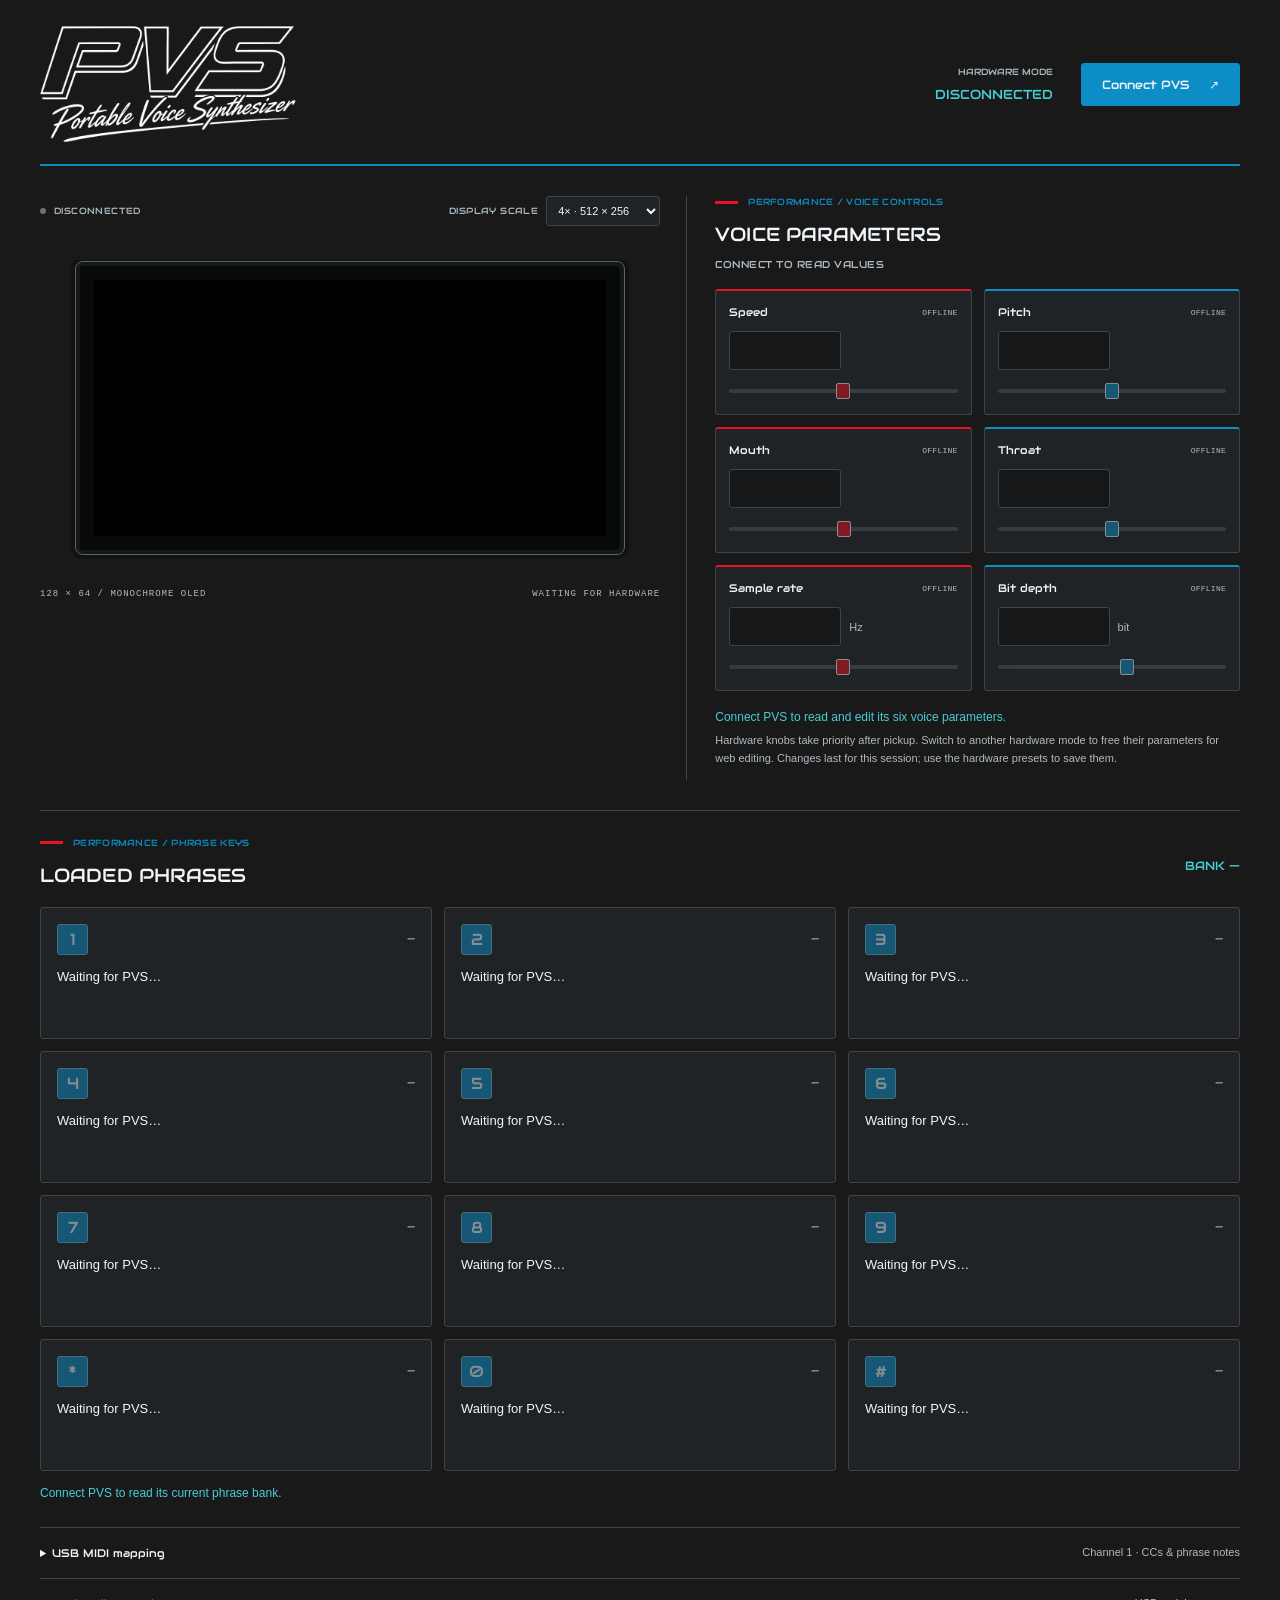
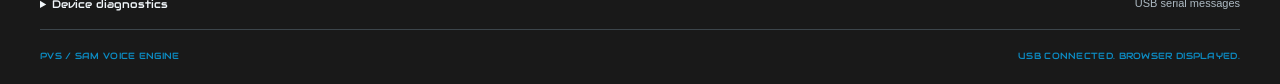
<file: web/index.html>
<!doctype html>
<html lang="en" data-theme="pvs-guide">
<head><meta charset="utf-8"><meta name="viewport" content="width=device-width, initial-scale=1"><meta name="theme-color" content="#191919"><title>PVS · Portable Voice Synthesizer</title><link rel="icon" href="data:,"><link rel="stylesheet" href="style.css"></head>
<body><main>

<section class="instrument" aria-label="PVS hardware display">
<div class="toolbar"><a class="brand" href="./" aria-label="PVS — Portable Voice Synthesizer"><img src="assets/pvs-logo.png" alt="PVS Portable Voice Synthesizer" width="1536" height="1024"></a><div class="hardware-mode"><span>HARDWARE MODE</span><strong id="hardware-mode">DISCONNECTED</strong></div><button id="connect">Connect PVS <span aria-hidden="true">↗</span></button></div>
<div class="live-workspace"><div class="display-section"><div class="display-label"><span><i id="led"></i><span id="connection">DISCONNECTED</span></span><label>DISPLAY SCALE <select id="scale" aria-label="Display scale"><option value="4">4× · 512 × 256</option><option value="5">5× · 640 × 320</option><option value="6">6× · 768 × 384</option><option value="8">8× · 1024 × 512</option></select></label></div><div class="display-scroll"><div class="bezel"><canvas id="oled" width="128" height="64" role="img" aria-label="Live 128 by 64 pixel OLED display. Connect PVS to begin."></canvas></div></div><div class="display-footer"><span>128 × 64 / MONOCHROME OLED</span><span id="frame-info">WAITING FOR HARDWARE</span></div></div>
<section class="parameters" aria-labelledby="parameters-title"><div class="parameters-heading"><div><span class="eyebrow">PERFORMANCE / VOICE CONTROLS</span><h2 id="parameters-title">VOICE PARAMETERS</h2></div><span id="voice-mode">CONNECT TO READ VALUES</span></div><div id="controls" class="control-grid"></div><p id="control-status" role="status" aria-live="polite">Connect PVS to read and edit its six voice parameters.</p><p class="control-hint">Hardware knobs take priority after pickup. Switch to another hardware mode to free their parameters for web editing. Changes last for this session; use the hardware presets to save them.</p></section></div>
<section class="phrase-panel" aria-labelledby="phrase-title"><div class="phrase-heading"><div><span class="eyebrow">PERFORMANCE / PHRASE KEYS</span><h2 id="phrase-title">LOADED PHRASES</h2></div><span id="bank-label">BANK —</span></div><div id="phrase-grid" class="phrase-grid"></div><p id="phrase-status" role="status" aria-live="polite">Connect PVS to read its current phrase bank.</p></section></section><details class="midi-reference"><summary>USB MIDI mapping <span>Channel 1 · CCs &amp; phrase notes</span></summary><p>CC 20 Speed · 21 Pitch · 22 Mouth · 23 Throat · 24 Sample rate · 25 Bit depth.</p><p>Notes 36–47 trigger keys 1–9, *, 0, # in the current bank. Note Off is ignored; phrases play as one-shots.</p></details><details class="diagnostics"><summary>Device diagnostics <span>USB serial messages</span></summary><p id="status" role="status" aria-live="polite">Ready to connect.</p><button id="diagnostics" class="secondary" disabled>Read device status</button><pre id="log" aria-label="Device diagnostic messages">No messages yet.</pre></details><footer><span>PVS / SAM VOICE ENGINE</span><span>USB CONNECTED. BROWSER DISPLAYED.</span></footer>
</main><script type="module" src="app.js"></script></body></html>
</file>
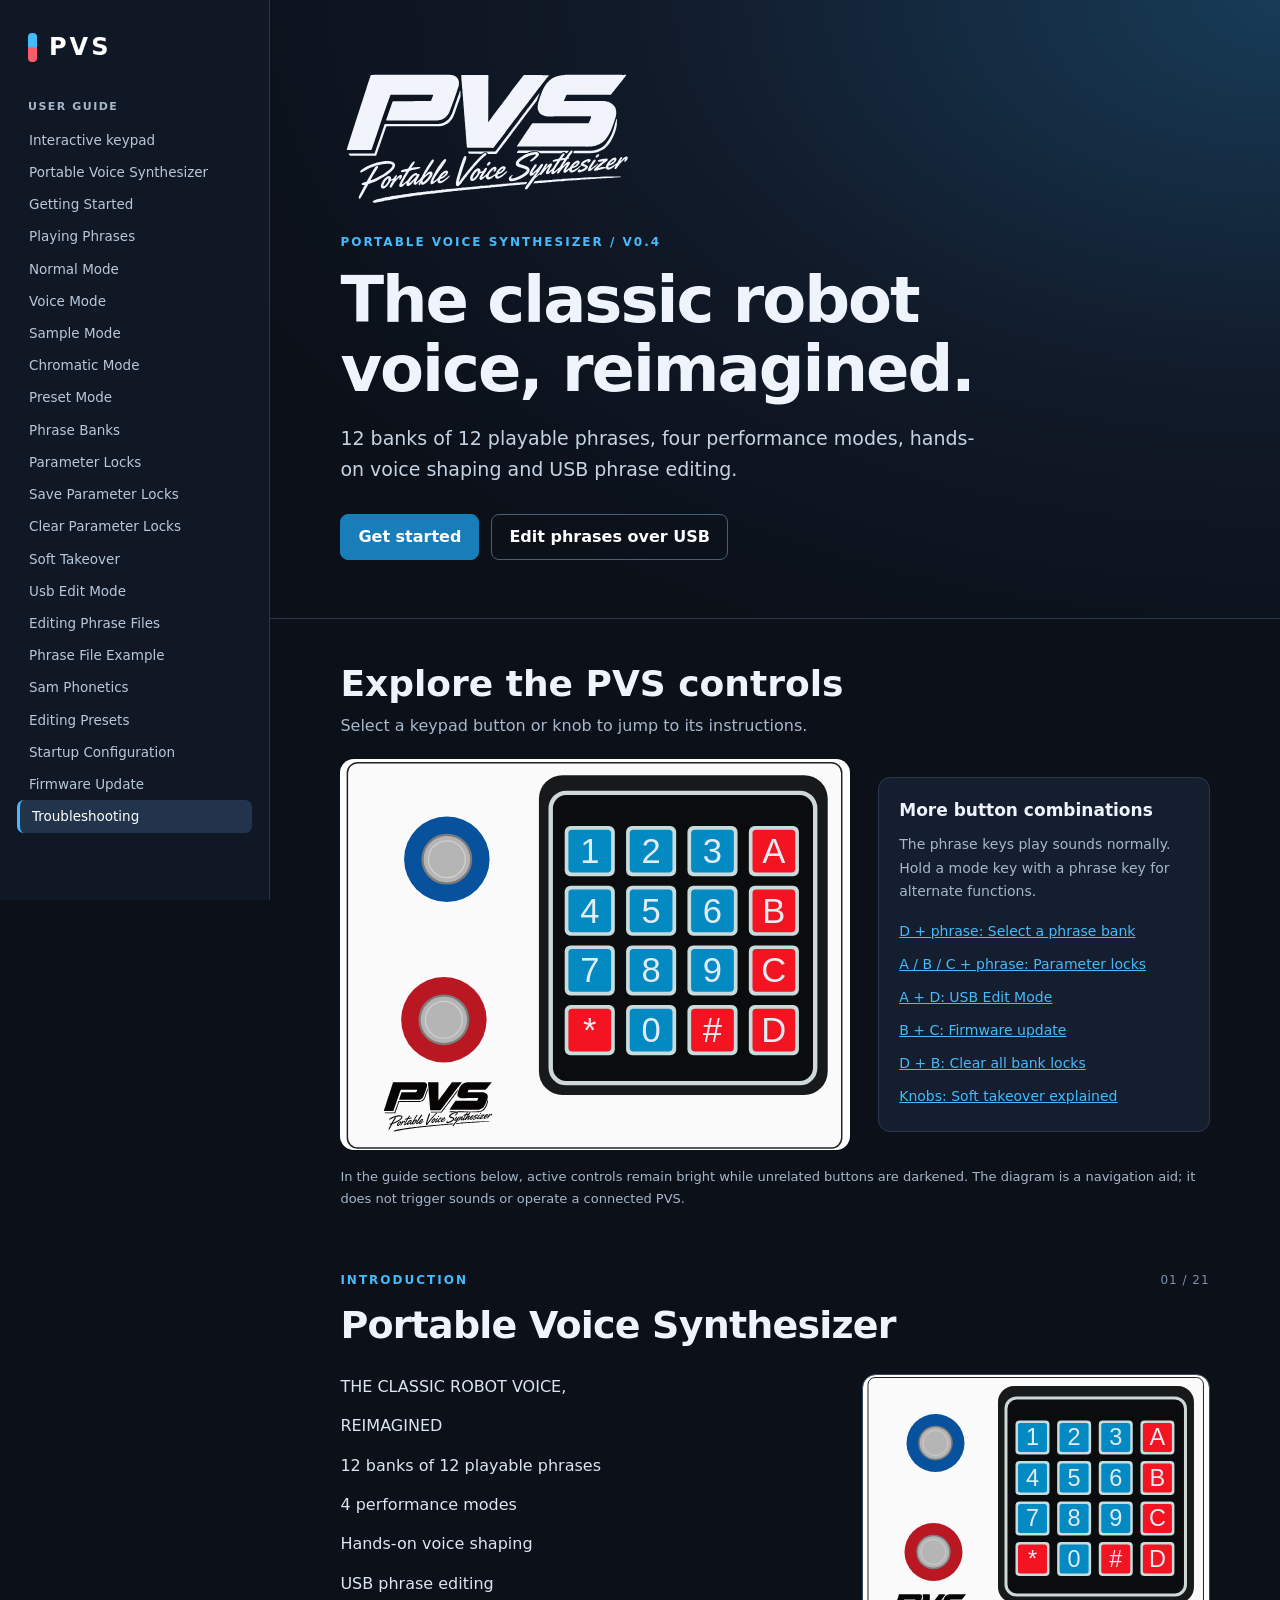
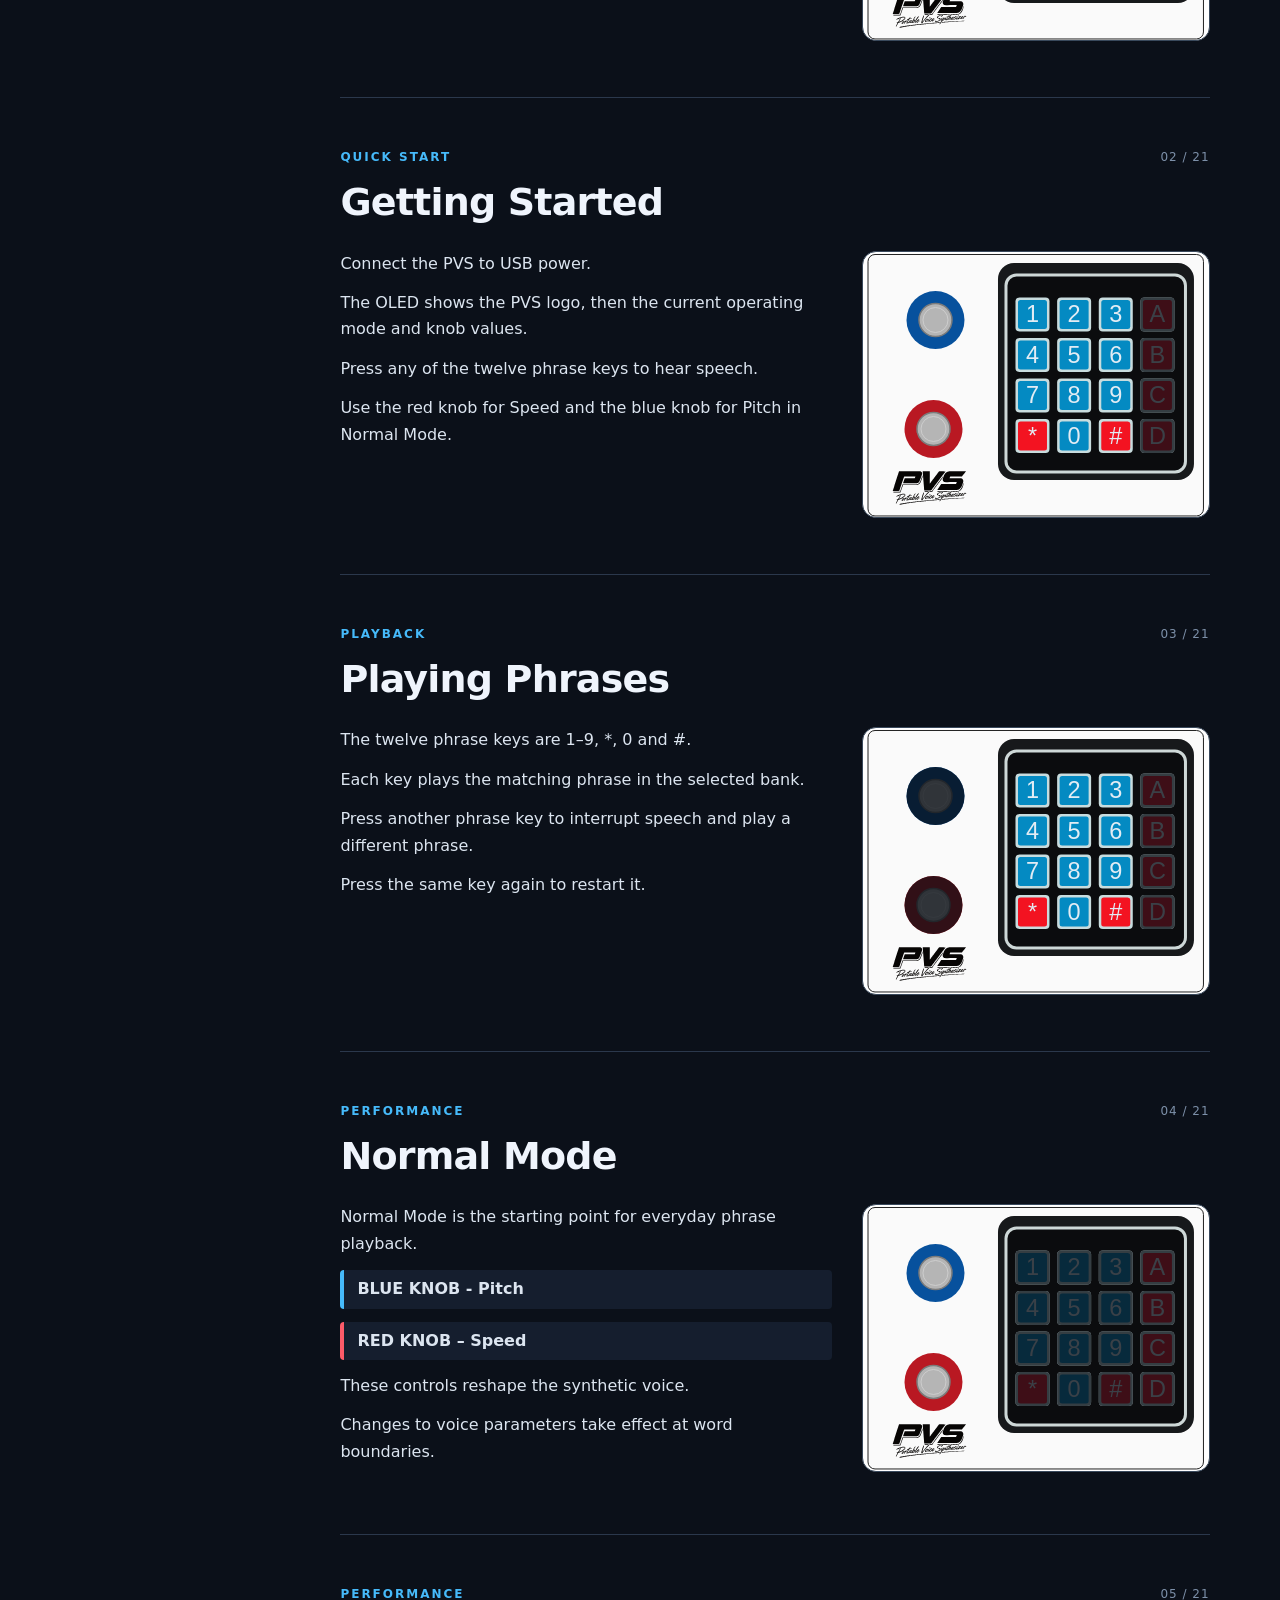
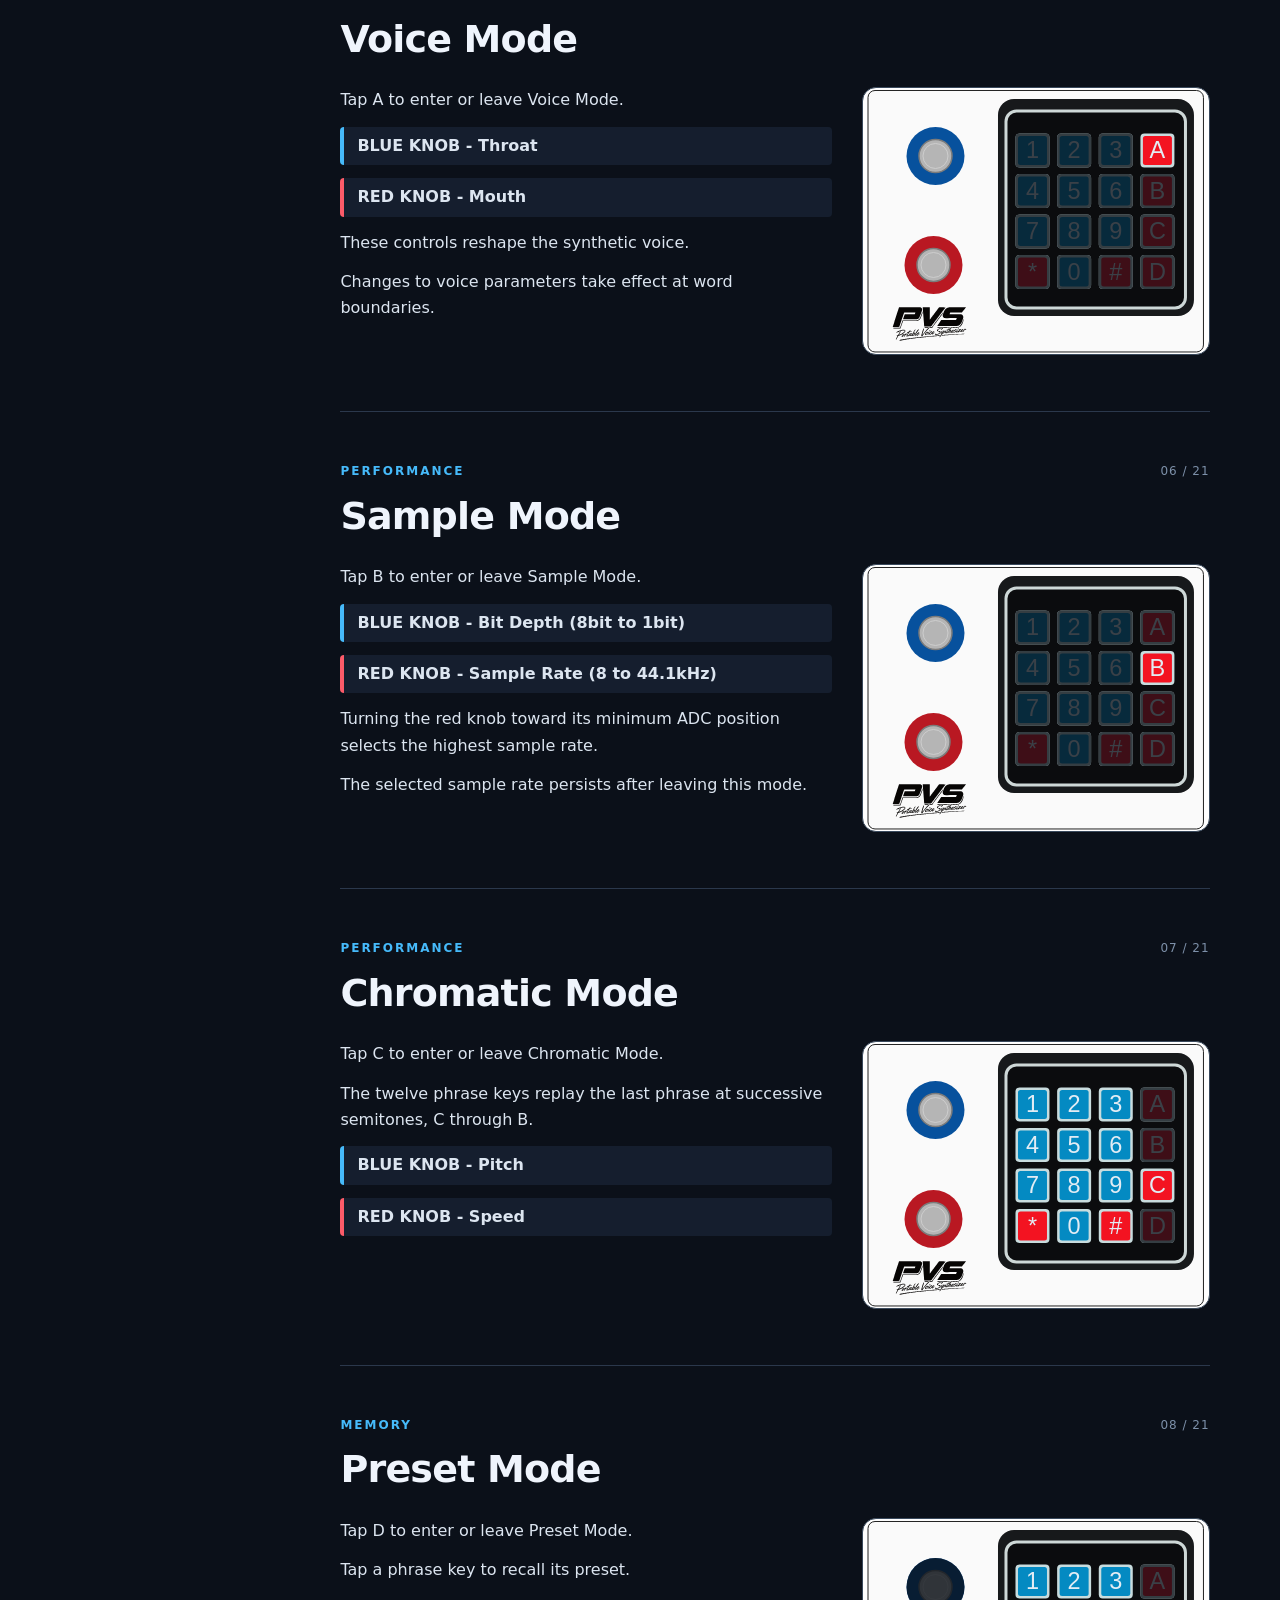
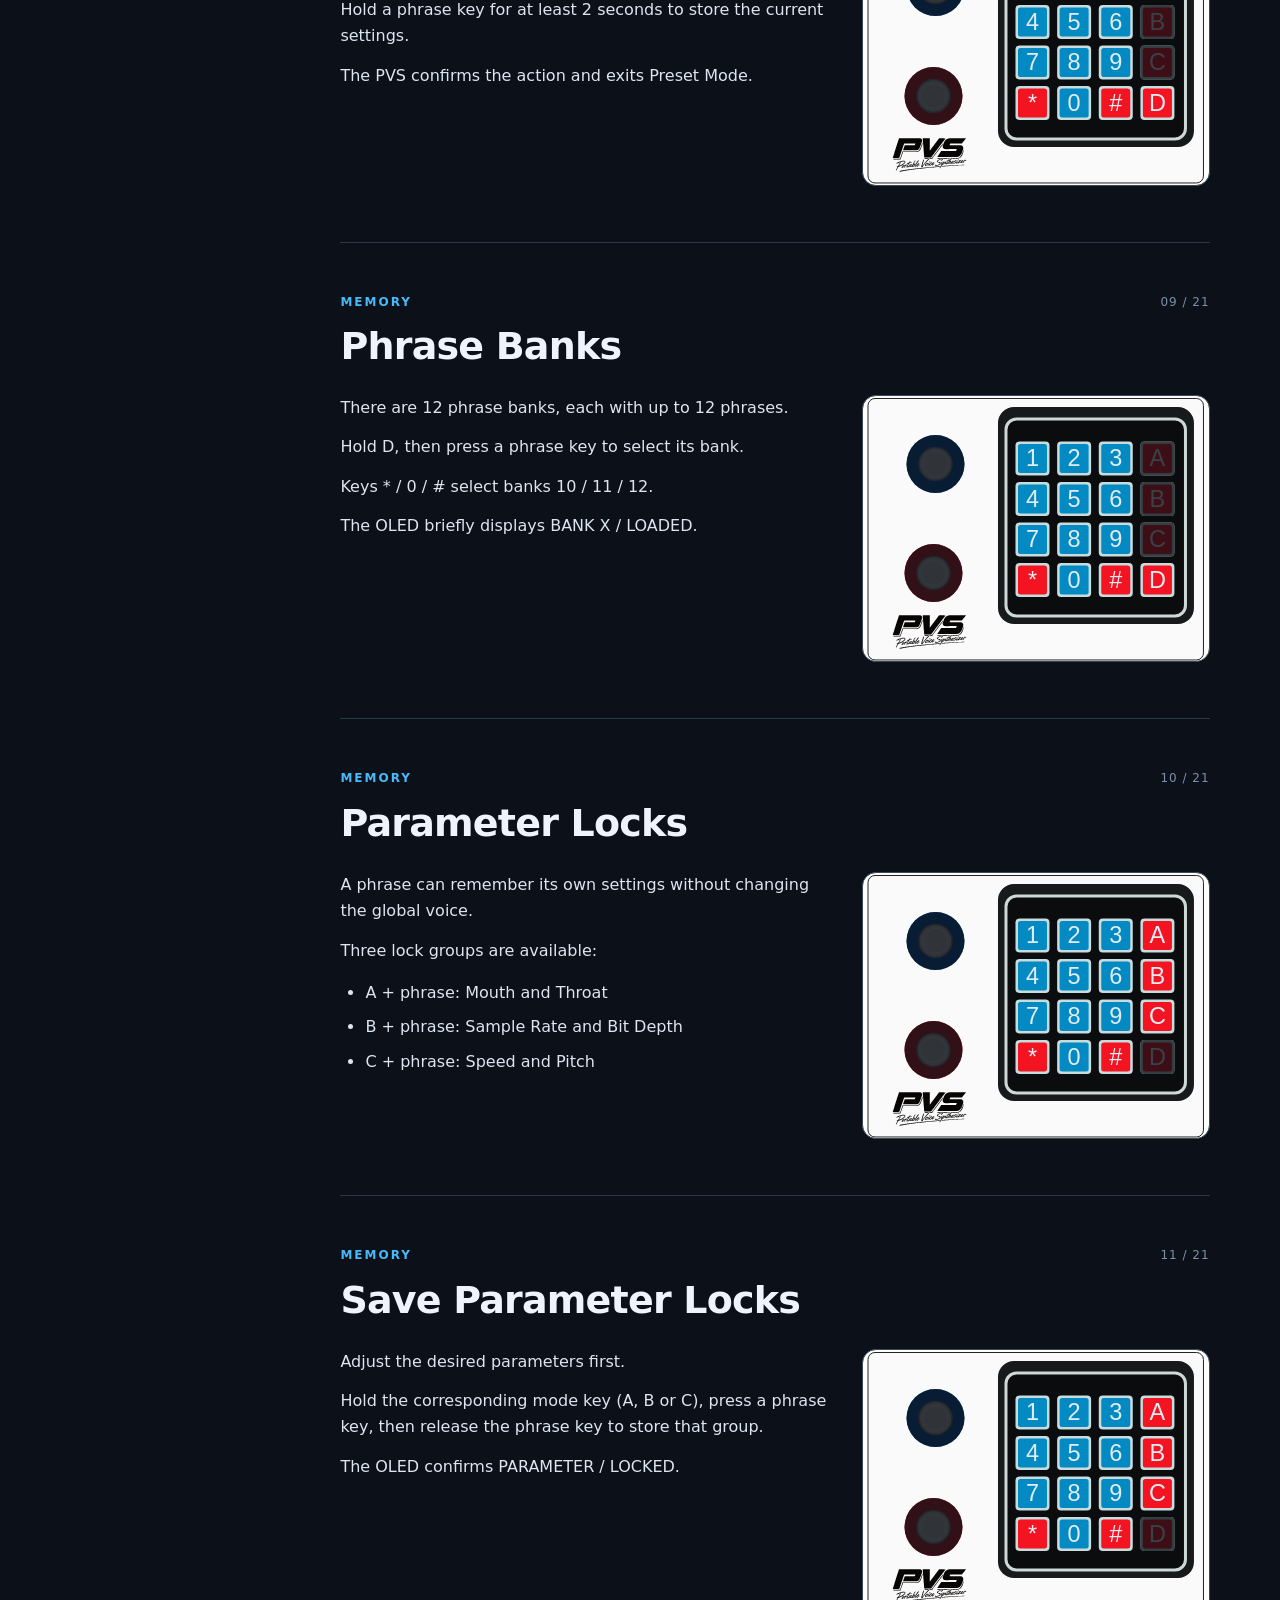
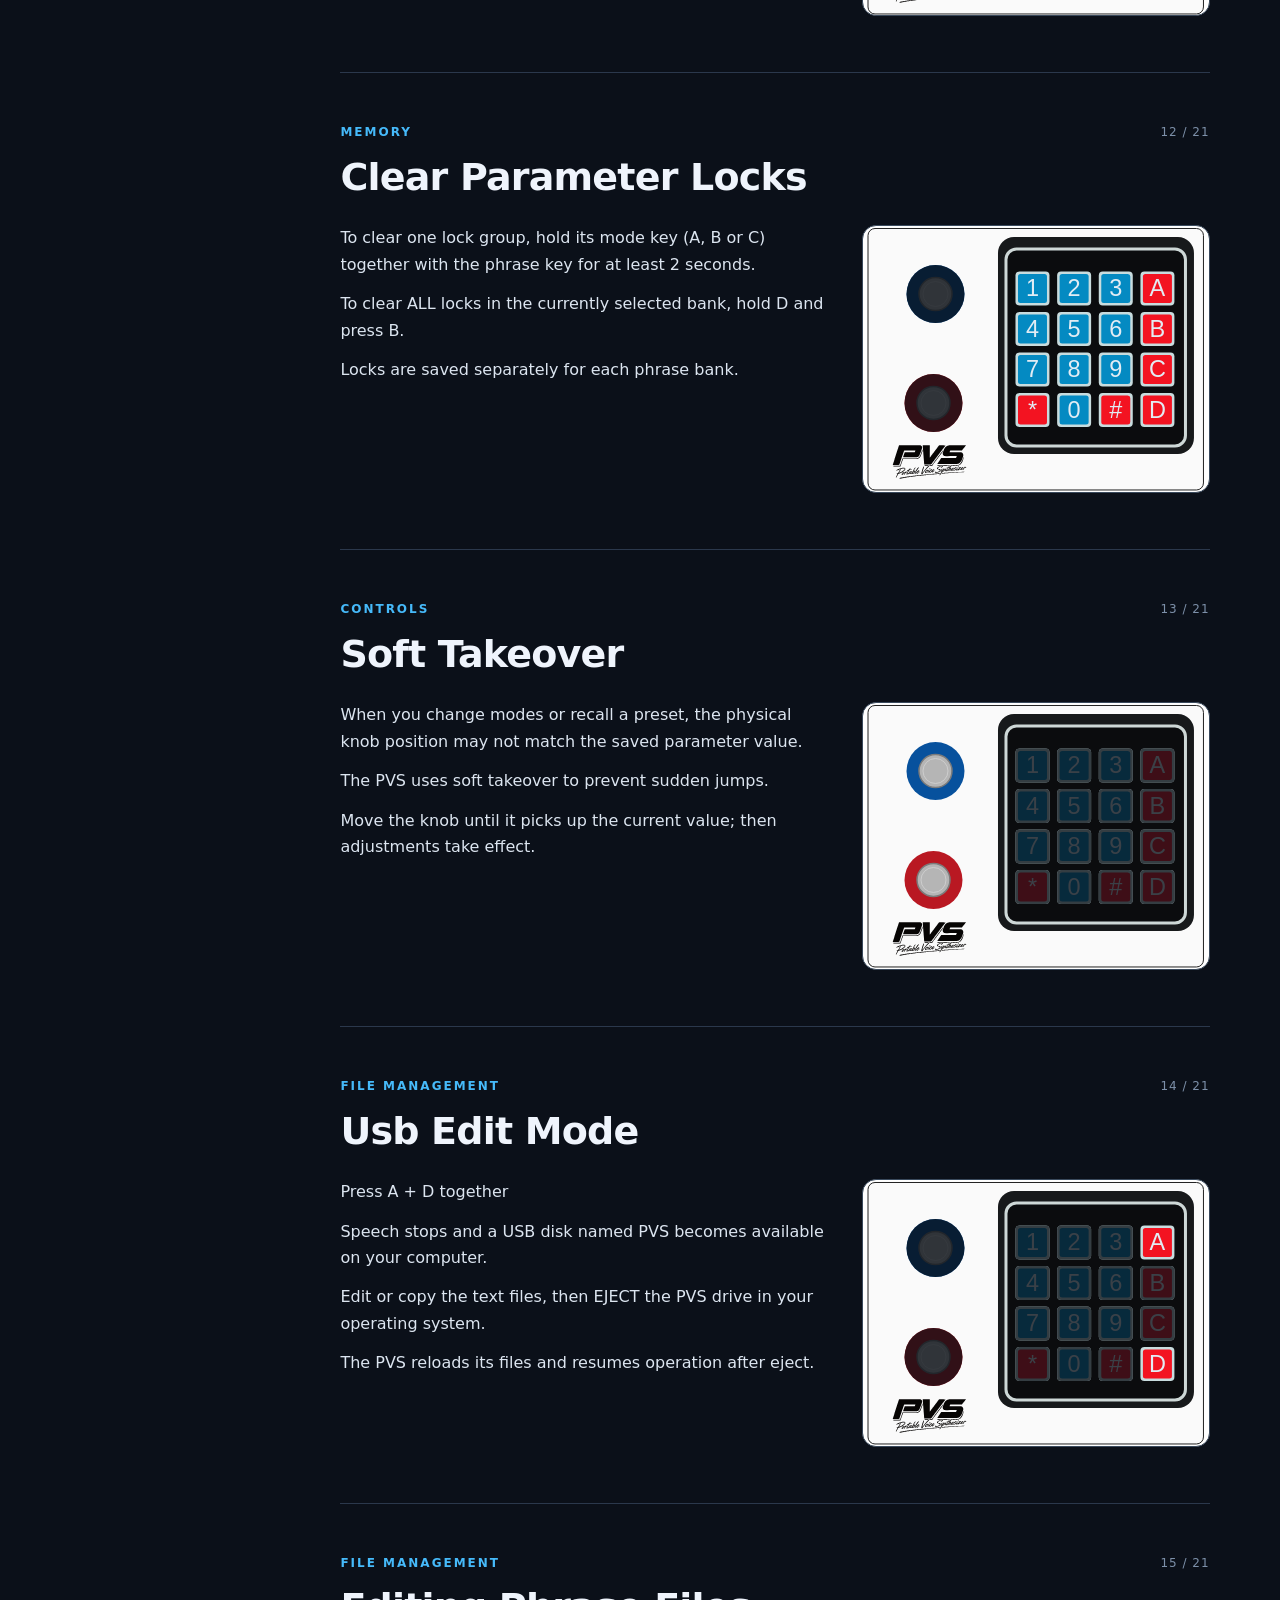
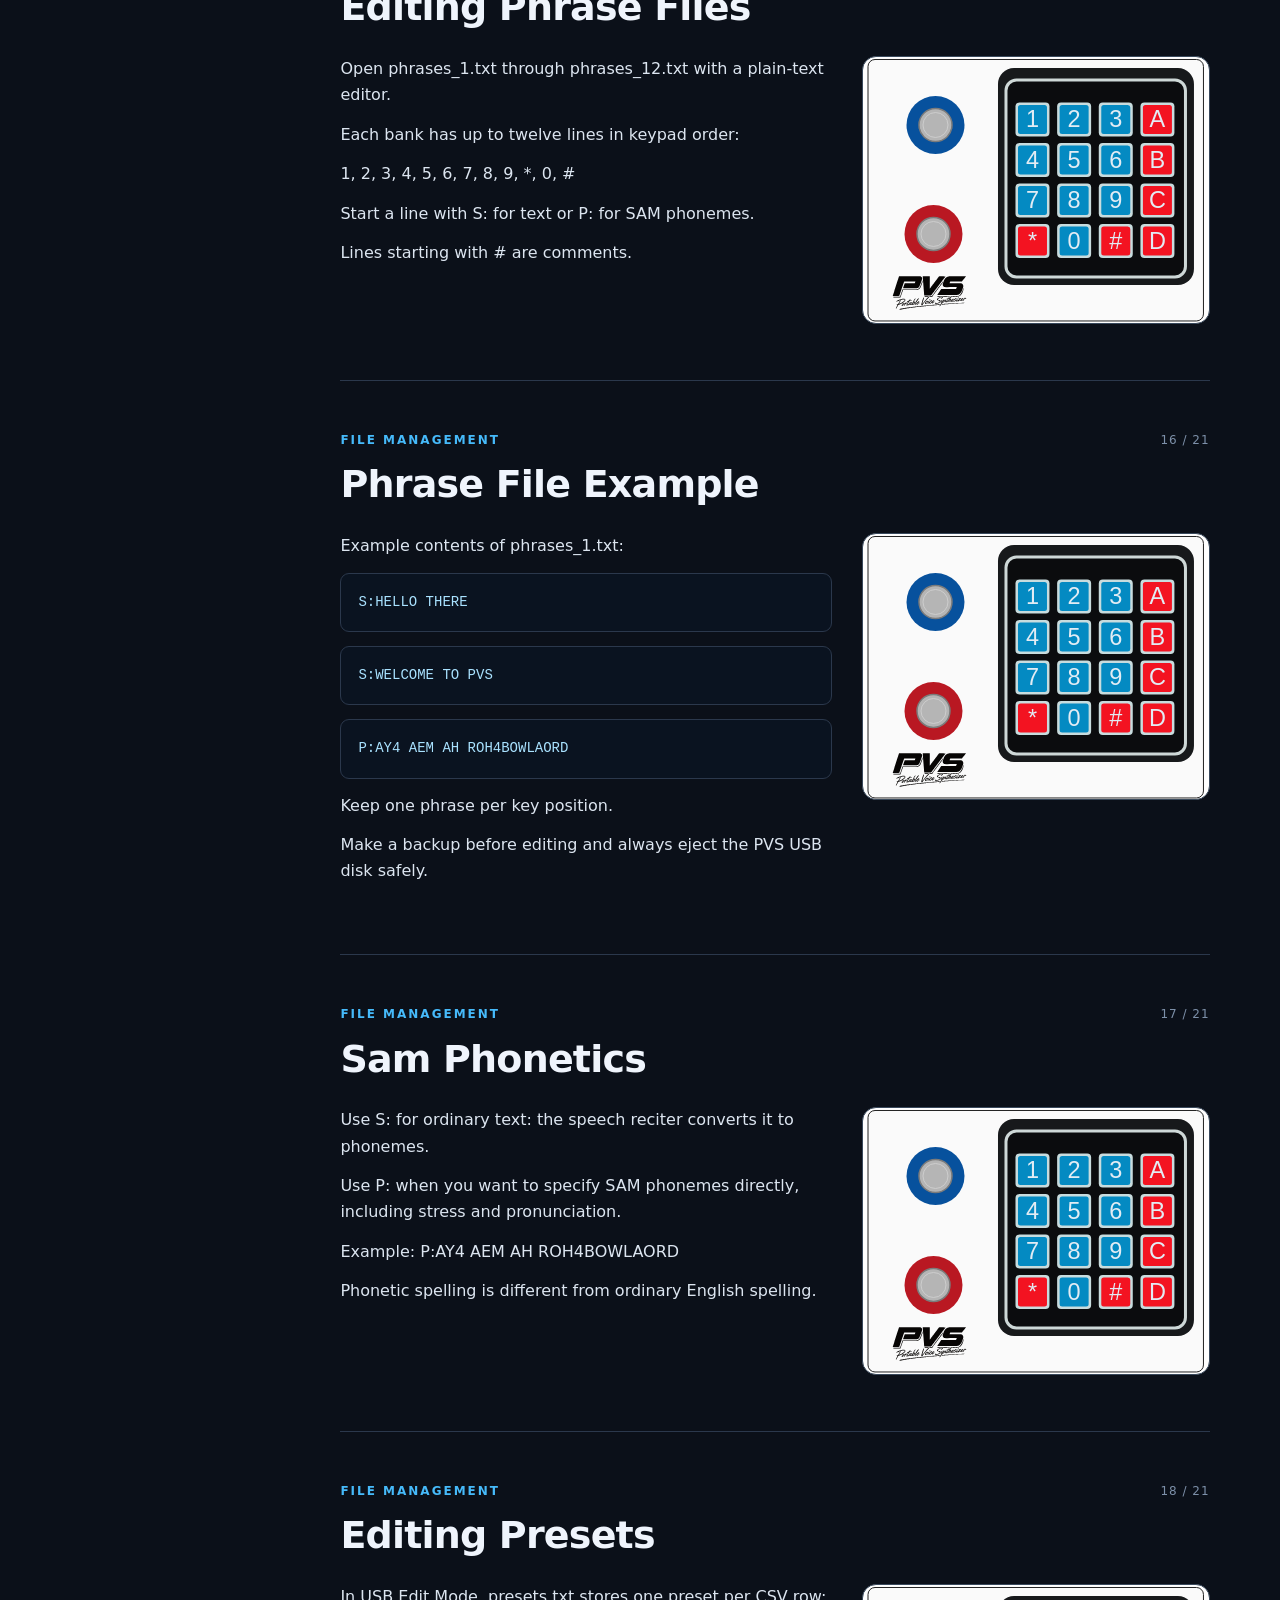
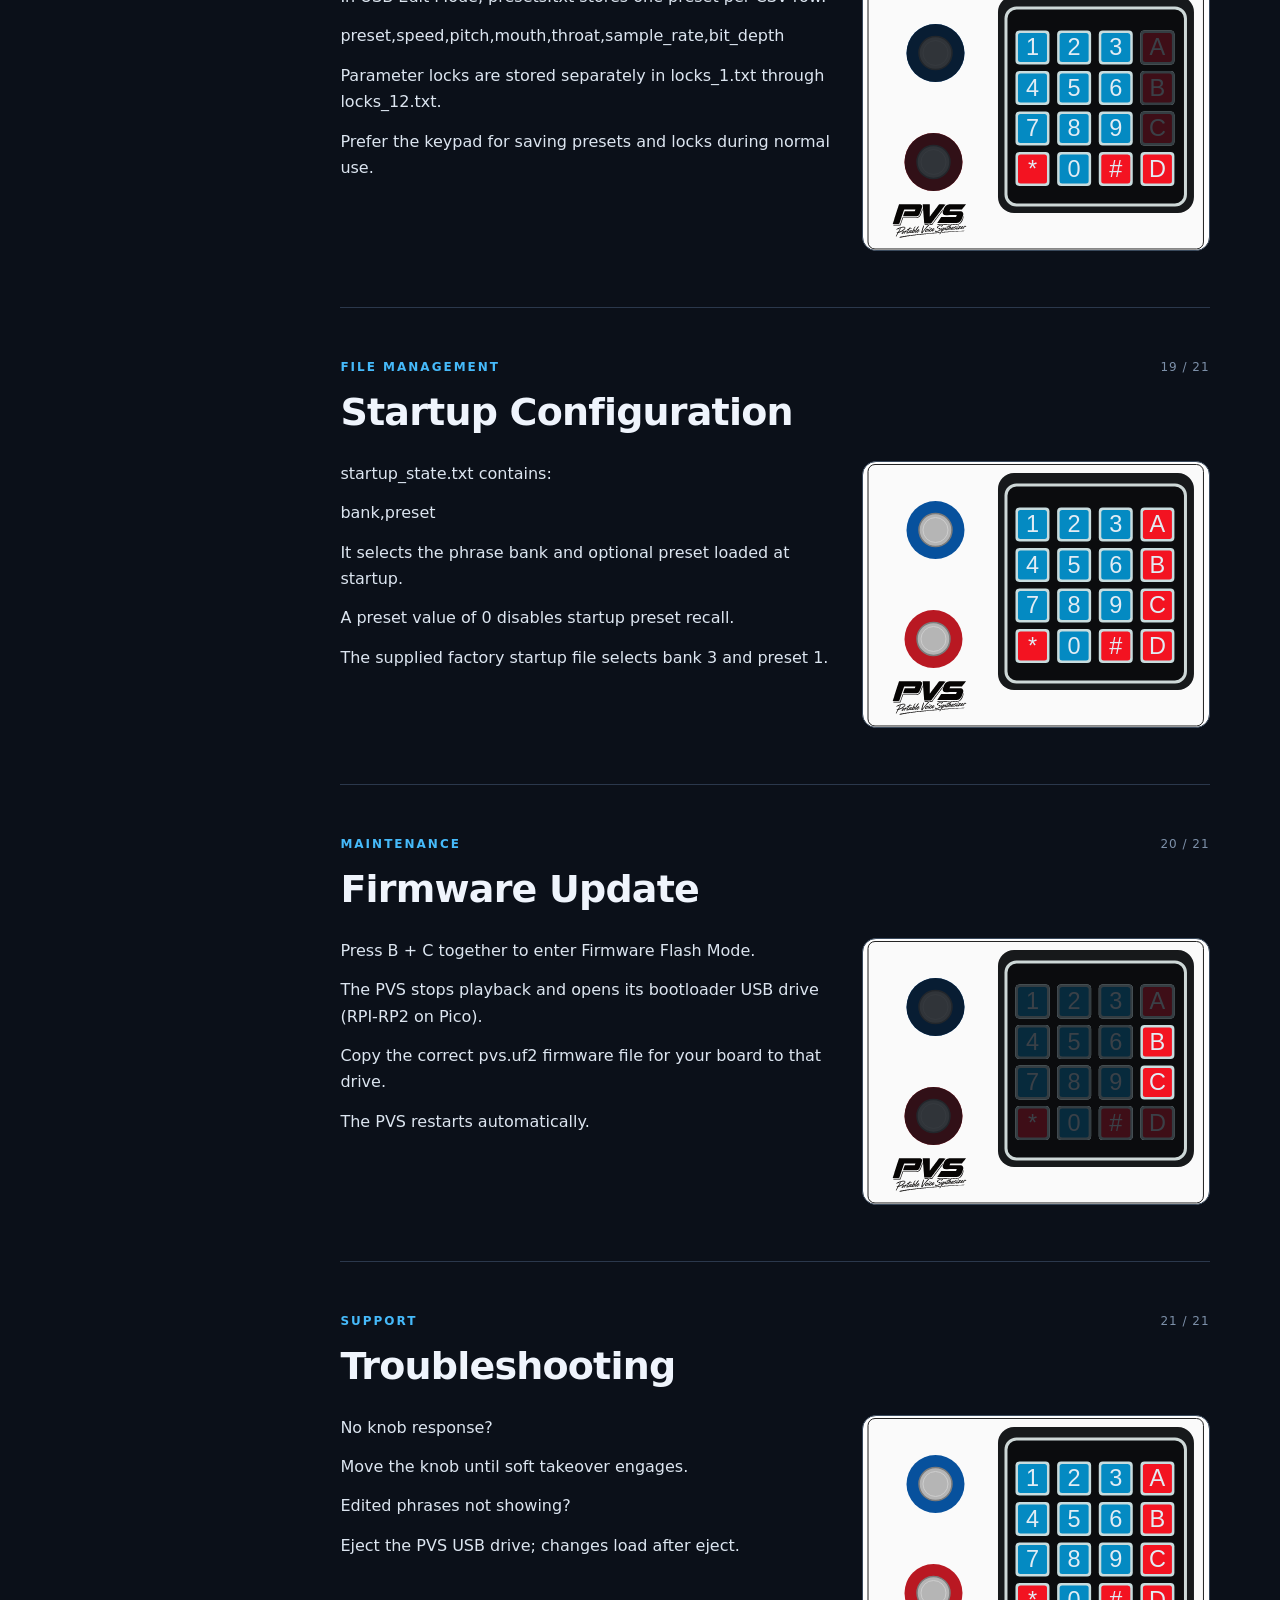
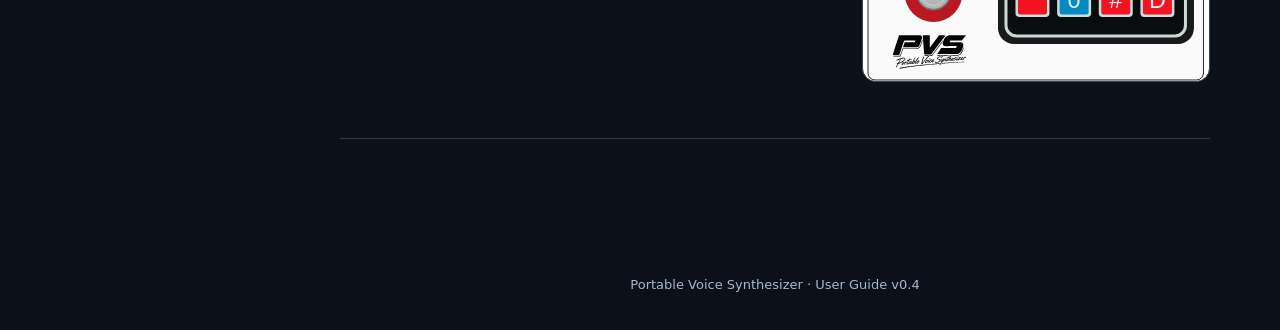
<file: docs/pvs-user-guide/index.html>
<!doctype html>
<html lang="en"><head><meta charset="utf-8"><meta name="viewport" content="width=device-width,initial-scale=1">
<meta name="description" content="Portable Voice Synthesizer (PVS) user guide: operating modes, phrase banks, parameter locks, USB editing and firmware updates.">
<title>PVS — Portable Voice Synthesizer User Guide</title>
<style>
:root{color-scheme:dark;--bg:#0b1019;--side:#101826;--panel:#151e2e;--border:#2b384c;--text:#eff4fc;--muted:#a6b7cb;--blue:#46bafa;--red:#fc5b69;--max:1000px}*{box-sizing:border-box}html{scroll-behavior:smooth;scroll-padding-top:32px}body{margin:0;background:var(--bg);color:var(--text);font:16px/1.65 system-ui,-apple-system,"Segoe UI",sans-serif}a{color:var(--blue)}a:focus-visible,button:focus-visible,input:focus-visible{outline:2px solid var(--blue);outline-offset:3px}button,input{font:inherit}.sidebar{width:270px;position:fixed;inset:0 auto 0 0;overflow-y:auto;background:var(--side);border-right:1px solid var(--border);padding:26px 17px;z-index:10}.brand{display:flex;align-items:center;gap:12px;text-decoration:none;color:#fff;font-weight:900;font-size:24px;letter-spacing:3px;padding:2px 11px 16px}.brand-mark{height:29px;width:9px;background:linear-gradient(var(--blue) 0 48%,var(--red) 52%);border-radius:4px}.nav-label{font-size:11px;letter-spacing:1.5px;color:var(--muted);font-weight:800;margin:14px 11px 8px}nav a{display:block;text-decoration:none;color:#b8c8da;padding:7px 12px;border-radius:7px;font-size:13.5px;line-height:1.35}nav a:hover,nav a.active{background:#22344c;color:#fff}nav a.active{border-left:3px solid var(--blue)}.main{margin-left:270px;min-width:0}.hero{padding:68px clamp(22px,5.5vw,90px) 58px;background:radial-gradient(ellipse at top right,#173b57 0%,#111a29 45%,#0b1019 80%);border-bottom:1px solid var(--border)}.hero-inner{max-width:var(--max);margin:auto}.eyebrow{text-transform:uppercase;letter-spacing:2px;color:var(--blue);font-size:12px;font-weight:800}.hero h1{font-size:clamp(37px,5vw,72px);line-height:1.08;letter-spacing:-2px;margin:13px 0 19px;max-width:740px}.hero p{font-size:19px;color:#c5d4e4;max-width:650px}.hero-actions{display:flex;flex-wrap:wrap;gap:12px;margin-top:28px}.hero-actions a{border:1px solid #44607b;border-radius:8px;padding:9px 17px;color:white;text-decoration:none;font-weight:650}.hero-actions a:first-child{background:#187eb9;border-color:#187eb9}.content{max-width:calc(var(--max) + 2 * clamp(22px,5.5vw,90px));margin:auto;padding:10px clamp(22px,5.5vw,90px) 100px}.doc-section{padding:50px 0 56px;border-bottom:1px solid var(--border);scroll-margin-top:10px}.section-top{display:flex;justify-content:space-between;gap:20px;align-items:center}.section-number{font-size:12px;letter-spacing:1px;color:#7d90a9}.doc-section h2{font-size:clamp(26px,3vw,38px);letter-spacing:-.8px;line-height:1.2;margin:12px 0 25px}.section-body{display:grid;grid-template-columns:minmax(0,1.2fr) minmax(220px,.85fr);gap:30px;align-items:start}.copy{min-width:0}.copy p{margin:0 0 13px;color:#dce5f0}.copy ul{padding-left:25px;color:#dce5f0}.copy li{padding-bottom:8px}.copy pre{max-width:100%;overflow:auto;background:#0a1320;border:1px solid var(--border);padding:17px;border-radius:9px;color:#a9e2ff;font-size:14px}.knob{font-weight:750;border-left:4px solid;padding:6px 13px;background:var(--panel);border-radius:4px}.knob.blue{border-color:var(--blue)}.knob.red{border-color:var(--red)}figure{margin:0;background:#fff;border:1px solid #39495c;border-radius:14px;overflow:hidden;align-self:start}figure img,figure svg{display:block;width:100%;height:auto}footer{color:var(--muted);padding:35px;text-align:center;font-size:13px}#menu-toggle{display:none}.mobile-bar{display:none}@media(max-width:1000px){.section-body{grid-template-columns:minmax(0,1fr) 250px;gap:20px}}@media(max-width:760px){.sidebar{transform:translateX(-100%);transition:transform .22s;box-shadow:15px 0 30px #0005}.sidebar.open{transform:translateX(0)}.main{margin-left:0}.mobile-bar{position:sticky;top:0;z-index:9;display:flex;align-items:center;justify-content:space-between;padding:11px 18px;background:#101826;border-bottom:1px solid var(--border)}.mobile-bar button{background:#23334b;border:1px solid #3e5066;border-radius:7px;color:#fff;padding:5px 12px}.hero{padding-top:43px}.section-body{grid-template-columns:1fr}.section-body figure{max-width:410px}.doc-section{padding-top:38px}}@media print{.sidebar,.mobile-bar,.hero-actions{display:none!important}.main{margin-left:0}.hero{padding:20px}.content{padding:0 20px}.doc-section{break-inside:avoid;padding:15px 0}.section-body{grid-template-columns:1fr 220px}body{background:white;color:black}.copy p,.copy ul,.doc-section h2{color:black}figure{border:1px solid #aaa}}

/* Interactive guide to the physical 4×4 keypad. Hotspots are aligned to image1.png. */
.keypad-guide{max-width:var(--max);margin:0 auto;padding:32px 0 12px}
.keypad-guide h2{font-size:clamp(25px,3vw,36px);margin:0 0 7px;line-height:1.25}
.keypad-guide .intro{color:var(--muted);margin:0 0 20px}
.keypad-layout{display:grid;grid-template-columns:minmax(0,1fr) minmax(210px,.65fr);gap:28px;align-items:center}
.keypad-image{position:relative;width:100%;max-width:675px;margin:0;background:#fff;border-radius:14px;line-height:0;overflow:hidden}
.keypad-image img,.keypad-image svg{width:100%;height:auto;display:block}
.keypad-hotspot{position:absolute;display:flex;align-items:center;justify-content:center;border:2px solid transparent;border-radius:12%;text-decoration:none;line-height:1;transition:background .15s,box-shadow .15s;overflow:hidden}
.keypad-hotspot:hover,.keypad-hotspot:focus-visible{background:rgba(70,186,250,.24);box-shadow:inset 0 0 0 3px #0e344c,0 0 0 3px #46bafa}
.keypad-hotspot.mode:hover,.keypad-hotspot.mode:focus-visible{background:rgba(252,91,105,.24);box-shadow:inset 0 0 0 3px #a02737,0 0 0 3px #fc5b69}
.keypad-hotspot.knob-hotspot{border-radius:50%}
.keypad-hotspot span{position:absolute;width:1px;height:1px;overflow:hidden;clip-path:inset(50%);white-space:nowrap}
.keypad-links{background:var(--panel);border:1px solid var(--border);padding:18px 20px;border-radius:12px}
.keypad-links h3{margin:0 0 9px;font-size:17px}
.keypad-links p{margin:0 0 12px;color:var(--muted);font-size:14px}
.keypad-links a{display:block;padding:5px 0;font-size:14px}
.keypad-tip{font-size:13px;color:var(--muted);margin:16px 0 0}
@media(max-width:920px){.keypad-layout{grid-template-columns:1fr}.keypad-image{max-width:580px}}
@media print{.keypad-links{background:white;color:black}.keypad-guide h2{color:black}}

.hero-logo{display:block;width:min(300px,70vw);height:auto;margin:0 0 18px}
.control-focus{pointer-events:none}

</style></head>
<body><svg aria-hidden="true" xmlns="http://www.w3.org/2000/svg" width="0" height="0" style="position:absolute;overflow:hidden"><defs><symbol id="pvs-drawing" viewBox="0 0 692 531"><rect x="10" y="5" width="671" height="523" rx="14" fill="#fafafa" stroke="#222" stroke-width="2"/><rect x="270" y="22" width="392" height="434" rx="32" fill="#17191b"/><rect x="286" y="46" width="359" height="394" rx="21" fill="#0b0c0e" stroke="#ced8d7" stroke-width="6"/><circle cx="145" cy="136" r="58" fill="#07519d"/><circle cx="145" cy="136" r="33" fill="#b5b5b5" stroke="#7b7b7b" stroke-width="3"/><circle cx="145" cy="136" r="25" fill="none" stroke="#d1d1d1" stroke-width="1.7"/><circle cx="141" cy="354" r="58" fill="#b91822"/><circle cx="141" cy="354" r="33" fill="#b5b5b5" stroke="#7b7b7b" stroke-width="3"/><circle cx="141" cy="354" r="25" fill="none" stroke="#d1d1d1" stroke-width="1.7"/><rect x="305.0" y="91.0" width="68" height="68" rx="8" fill="#c8dcde"/><rect x="310.0" y="96.0" width="58" height="58" rx="5" fill="#048ac2"/><text x="339.0" y="141.0" font-size="47" text-anchor="middle" font-family="Arial,sans-serif" fill="#e2ecf4">1</text><rect x="388.3" y="91.0" width="68" height="68" rx="8" fill="#c8dcde"/><rect x="393.3" y="96.0" width="58" height="58" rx="5" fill="#048ac2"/><text x="422.3" y="141.0" font-size="47" text-anchor="middle" font-family="Arial,sans-serif" fill="#e2ecf4">2</text><rect x="471.6" y="91.0" width="68" height="68" rx="8" fill="#c8dcde"/><rect x="476.6" y="96.0" width="58" height="58" rx="5" fill="#048ac2"/><text x="505.6" y="141.0" font-size="47" text-anchor="middle" font-family="Arial,sans-serif" fill="#e2ecf4">3</text><rect x="554.9" y="91.0" width="68" height="68" rx="8" fill="#c8dcde"/><rect x="559.9" y="96.0" width="58" height="58" rx="5" fill="#f31321"/><text x="588.9" y="141.0" font-size="47" text-anchor="middle" font-family="Arial,sans-serif" fill="#e2ecf4">A</text><rect x="305.0" y="172.0" width="68" height="68" rx="8" fill="#c8dcde"/><rect x="310.0" y="177.0" width="58" height="58" rx="5" fill="#048ac2"/><text x="339.0" y="222.0" font-size="47" text-anchor="middle" font-family="Arial,sans-serif" fill="#e2ecf4">4</text><rect x="388.3" y="172.0" width="68" height="68" rx="8" fill="#c8dcde"/><rect x="393.3" y="177.0" width="58" height="58" rx="5" fill="#048ac2"/><text x="422.3" y="222.0" font-size="47" text-anchor="middle" font-family="Arial,sans-serif" fill="#e2ecf4">5</text><rect x="471.6" y="172.0" width="68" height="68" rx="8" fill="#c8dcde"/><rect x="476.6" y="177.0" width="58" height="58" rx="5" fill="#048ac2"/><text x="505.6" y="222.0" font-size="47" text-anchor="middle" font-family="Arial,sans-serif" fill="#e2ecf4">6</text><rect x="554.9" y="172.0" width="68" height="68" rx="8" fill="#c8dcde"/><rect x="559.9" y="177.0" width="58" height="58" rx="5" fill="#f31321"/><text x="588.9" y="222.0" font-size="47" text-anchor="middle" font-family="Arial,sans-serif" fill="#e2ecf4">B</text><rect x="305.0" y="253.0" width="68" height="68" rx="8" fill="#c8dcde"/><rect x="310.0" y="258.0" width="58" height="58" rx="5" fill="#048ac2"/><text x="339.0" y="303.0" font-size="47" text-anchor="middle" font-family="Arial,sans-serif" fill="#e2ecf4">7</text><rect x="388.3" y="253.0" width="68" height="68" rx="8" fill="#c8dcde"/><rect x="393.3" y="258.0" width="58" height="58" rx="5" fill="#048ac2"/><text x="422.3" y="303.0" font-size="47" text-anchor="middle" font-family="Arial,sans-serif" fill="#e2ecf4">8</text><rect x="471.6" y="253.0" width="68" height="68" rx="8" fill="#c8dcde"/><rect x="476.6" y="258.0" width="58" height="58" rx="5" fill="#048ac2"/><text x="505.6" y="303.0" font-size="47" text-anchor="middle" font-family="Arial,sans-serif" fill="#e2ecf4">9</text><rect x="554.9" y="253.0" width="68" height="68" rx="8" fill="#c8dcde"/><rect x="559.9" y="258.0" width="58" height="58" rx="5" fill="#f31321"/><text x="588.9" y="303.0" font-size="47" text-anchor="middle" font-family="Arial,sans-serif" fill="#e2ecf4">C</text><rect x="305.0" y="334.0" width="68" height="68" rx="8" fill="#c8dcde"/><rect x="310.0" y="339.0" width="58" height="58" rx="5" fill="#f31321"/><text x="339.0" y="384.0" font-size="47" text-anchor="middle" font-family="Arial,sans-serif" fill="#e2ecf4">*</text><rect x="388.3" y="334.0" width="68" height="68" rx="8" fill="#c8dcde"/><rect x="393.3" y="339.0" width="58" height="58" rx="5" fill="#048ac2"/><text x="422.3" y="384.0" font-size="47" text-anchor="middle" font-family="Arial,sans-serif" fill="#e2ecf4">0</text><rect x="471.6" y="334.0" width="68" height="68" rx="8" fill="#c8dcde"/><rect x="476.6" y="339.0" width="58" height="58" rx="5" fill="#f31321"/><text x="505.6" y="384.0" font-size="47" text-anchor="middle" font-family="Arial,sans-serif" fill="#e2ecf4">#</text><rect x="554.9" y="334.0" width="68" height="68" rx="8" fill="#c8dcde"/><rect x="559.9" y="339.0" width="58" height="58" rx="5" fill="#f31321"/><text x="588.9" y="384.0" font-size="47" text-anchor="middle" font-family="Arial,sans-serif" fill="#e2ecf4">D</text><svg x="56" y="435" width="157" height="77" viewBox="0 0 94 46" aria-hidden="true"><g xmlns:xlink="http://www.w3.org/1999/xlink" transform="translate(-17.5 43.1) rotate(-90)"><path fill-rule="evenodd" fill="rgb(2.745056%, 1.960754%, 1.568604%)" fill-opacity="1" d="M 34.734375 95.859375 C 34.742188 95.554688 34.75 88.871094 34.722656 88.6875 C 34.691406 88.476562 34.585938 88.433594 34.351562 88.304688 C 34.34375 88.300781 33.828125 88.074219 33.746094 88.042969 C 33.460938 87.929688 33.070312 87.75 33.011719 87.722656 C 32.882812 87.660156 32.863281 87.628906 32.761719 87.722656 C 32.714844 87.761719 32.742188 87.773438 32.742188 88.058594 C 32.746094 88.828125 32.734375 88.824219 32.746094 97.648438 C 32.746094 100.234375 32.726562 100.367188 32.6875 100.601562 C 32.625 100.984375 32.640625 100.988281 32.585938 101.132812 C 32.519531 101.328125 32.46875 101.722656 32.222656 102.164062 C 32.054688 102.460938 31.785156 103.027344 31.074219 103.519531 C 31.054688 103.53125 30.90625 103.609375 30.796875 103.679688 C 30.722656 103.730469 29.855469 104.1875 28.78125 104.050781 C 28.582031 104.027344 28.496094 104.046875 28.25 103.976562 C 28.011719 103.910156 28.003906 103.949219 27.820312 103.894531 C 25.285156 103.148438 24.488281 102.753906 23.945312 102.558594 C 23.613281 102.441406 23.390625 102.292969 23.179688 102.207031 C 22.742188 102.019531 21.695312 101.425781 21.421875 101.203125 C 21.042969 100.890625 20.480469 100.65625 19.695312 99.554688 C 18.996094 98.566406 18.640625 97.175781 18.621094 96.804688 C 18.601562 96.472656 18.523438 96.488281 18.511719 96.171875 C 18.472656 94.992188 18.515625 94.992188 18.503906 81.414062 C 18.5 80.742188 18.496094 73.039062 18.507812 72.996094 C 18.515625 72.976562 18.632812 72.917969 18.660156 72.921875 C 18.6875 72.929688 18.675781 72.949219 18.960938 73.132812 C 19.28125 73.339844 19.367188 73.398438 19.398438 73.425781 C 19.675781 73.628906 19.894531 73.6875 20.59375 74.21875 C 20.691406 74.289062 20.785156 74.335938 20.980469 74.476562 C 21.03125 74.515625 21.035156 74.503906 21.613281 74.902344 C 22.21875 75.316406 22.261719 75.304688 22.605469 75.582031 C 22.71875 75.675781 23.160156 75.917969 23.617188 76.265625 C 24 76.558594 25.5625 77.53125 25.714844 77.738281 C 25.824219 77.890625 25.75 77.914062 25.785156 79.730469 C 25.792969 79.945312 25.785156 86.035156 25.785156 86.582031 C 25.777344 90.1875 25.761719 95.082031 25.789062 95.230469 C 25.839844 95.492188 25.890625 95.496094 26.875 95.875 C 26.929688 95.894531 26.921875 95.90625 27.527344 96.140625 C 28.105469 96.363281 28.003906 95.917969 28.003906 95.222656 C 28.007812 94.421875 28.019531 89.46875 27.996094 85.210938 C 27.992188 84.476562 27.875 83.132812 27.9375 82.785156 C 28.003906 82.417969 27.976562 82.417969 28.015625 82.046875 C 28.050781 81.753906 28.28125 80.929688 28.71875 80.394531 C 28.804688 80.289062 29.238281 79.761719 30.152344 79.503906 C 30.347656 79.449219 31.398438 79.414062 31.742188 79.519531 C 32.160156 79.644531 32.171875 79.589844 32.582031 79.738281 C 32.851562 79.835938 32.859375 79.804688 33.21875 79.933594 C 33.394531 79.992188 33.828125 80.109375 34.167969 80.25 C 34.261719 80.289062 34.261719 80.28125 35.328125 80.671875 C 35.566406 80.761719 36.707031 81.238281 37.203125 81.550781 C 37.421875 81.691406 38.40625 82.207031 39.347656 83.304688 C 39.632812 83.640625 40.128906 84.40625 40.355469 85.015625 C 40.792969 86.207031 40.722656 86.476562 40.785156 86.699219 C 40.851562 86.925781 40.832031 86.925781 40.925781 87.957031 C 40.960938 88.304688 40.949219 105.589844 40.945312 105.875 C 40.921875 107.03125 40.976562 107.03125 40.957031 107.128906 C 40.953125 107.160156 40.851562 107.242188 40.796875 107.222656 C 40.726562 107.191406 40.273438 106.765625 40.050781 106.617188 C 39.925781 106.53125 39.65625 106.269531 39.527344 106.1875 C 39.300781 106.039062 39.195312 105.910156 39.066406 105.816406 C 38.730469 105.5625 38.742188 105.550781 38.402344 105.300781 C 38.191406 105.152344 38.222656 105.117188 38.015625 104.972656 C 37.957031 104.929688 37.710938 104.757812 37.296875 104.417969 C 37.089844 104.253906 37.101562 104.242188 36.882812 104.09375 C 36.777344 104.019531 36.378906 103.695312 36.175781 103.527344 C 36.132812 103.492188 36.128906 103.503906 35.644531 103.109375 C 35.605469 103.074219 35.59375 103.089844 35.109375 102.699219 C 34.789062 102.441406 34.742188 102.433594 34.738281 102.183594 C 34.730469 101.886719 34.75 96.367188 34.734375 95.859375 Z M 34.734375 95.859375 "/>
<path fill-rule="evenodd" fill="rgb(2.745056%, 1.960754%, 1.568604%)" fill-opacity="1" d="M 26.753906 48.4375 C 26.640625 47.71875 26.667969 47.71875 26.667969 44.847656 C 26.667969 43.828125 26.65625 32.195312 26.683594 32.089844 C 26.726562 31.929688 26.898438 31.980469 26.917969 31.988281 C 26.933594 31.992188 30.945312 33.40625 31.765625 33.675781 C 31.808594 33.6875 31.804688 33.695312 32.300781 33.863281 C 32.636719 33.976562 32.714844 34.027344 32.722656 34.3125 C 32.738281 34.875 32.71875 45.691406 32.742188 45.792969 C 32.808594 46.109375 33.039062 46.085938 33.773438 46.402344 C 33.867188 46.441406 34.453125 46.667969 34.492188 46.675781 C 34.742188 46.710938 34.734375 46.484375 34.738281 46.433594 C 34.75 45.988281 34.726562 45.988281 34.730469 40.847656 C 34.730469 40.257812 34.738281 33.636719 34.714844 33.46875 C 34.679688 33.210938 34.449219 33.210938 34.292969 33.15625 C 32.929688 32.671875 32.929688 32.683594 32.8125 32.644531 C 32.335938 32.472656 32.335938 32.476562 32.277344 32.445312 C 32.160156 32.390625 31.046875 32.039062 30.703125 31.898438 C 30.660156 31.878906 26.015625 30.289062 25.851562 30.222656 C 25.753906 30.183594 25.75 30.191406 24.59375 29.796875 C 22.945312 29.230469 22.9375 29.230469 22.796875 29.171875 C 22.539062 29.066406 22.226562 29.023438 21.753906 28.828125 C 21.671875 28.792969 21.667969 28.804688 20.710938 28.476562 C 18.800781 27.816406 17.605469 27.488281 17.53125 27.355469 C 17.417969 27.164062 17.480469 27.144531 17.472656 20.917969 C 17.46875 19.789062 17.464844 19.789062 17.472656 19.769531 C 17.542969 19.542969 17.625 19.621094 17.847656 19.691406 C 18.070312 19.765625 18.0625 19.777344 18.289062 19.832031 C 18.324219 19.839844 23.125 21.390625 23.75 21.582031 C 23.828125 21.601562 36.277344 25.609375 36.722656 25.769531 C 36.789062 25.792969 36.796875 25.765625 37.546875 26.03125 C 37.769531 26.109375 37.765625 26.109375 37.992188 26.175781 C 38.179688 26.230469 40.03125 26.863281 40.621094 27.035156 C 40.960938 27.136719 40.933594 27.214844 40.933594 27.570312 C 40.929688 28.015625 40.953125 37.652344 40.957031 38.53125 C 40.960938 42.21875 40.964844 45.910156 40.96875 49.597656 C 40.96875 50.703125 41.007812 51.796875 40.917969 52.335938 C 40.886719 52.535156 40.894531 52.945312 40.515625 53.609375 C 40.425781 53.769531 40.164062 54.117188 39.738281 54.40625 C 39.6875 54.441406 39.300781 54.65625 39.03125 54.703125 C 39 54.707031 38.417969 54.777344 38.285156 54.777344 C 38.21875 54.777344 37.53125 54.710938 37.4375 54.6875 C 37.21875 54.632812 35.929688 54.179688 35.761719 54.117188 C 35.65625 54.082031 34.601562 53.71875 34.5 53.683594 C 34.277344 53.609375 34.285156 53.589844 34.0625 53.523438 C 33.835938 53.457031 33.253906 53.230469 33.027344 53.15625 C 32.804688 53.082031 32.8125 53.066406 32.585938 53 C 32.4375 52.957031 29.460938 51.875 29.25 51.757812 C 28.542969 51.363281 28.265625 51.113281 28.191406 51.046875 C 27.335938 50.273438 27.15625 49.769531 26.929688 49.160156 C 26.84375 48.933594 26.765625 48.496094 26.753906 48.4375 Z M 26.753906 48.4375 "/>
<path fill-rule="evenodd" fill="rgb(2.745056%, 1.960754%, 1.568604%)" fill-opacity="1" d="M 36.074219 55.859375 C 36.289062 55.855469 36.289062 55.871094 36.496094 55.816406 C 36.933594 55.707031 36.941406 55.792969 38.070312 55.679688 C 38.503906 55.636719 38.636719 55.667969 38.921875 55.613281 C 39.316406 55.539062 39.644531 55.550781 40.183594 55.535156 C 40.558594 55.523438 40.882812 55.304688 40.886719 55.710938 C 40.894531 56.066406 40.898438 56.332031 40.894531 60.136719 C 40.886719 63.847656 40.917969 63.871094 40.832031 63.953125 C 40.714844 64.070312 39.839844 63.980469 38.28125 63.976562 C 34.59375 63.96875 30.90625 63.957031 27.214844 63.949219 C 26.347656 63.945312 26.335938 63.890625 26.28125 63.941406 C 26.15625 64.046875 26.34375 64.140625 26.359375 64.148438 C 26.429688 64.179688 26.429688 64.179688 26.492188 64.222656 C 26.800781 64.445312 26.804688 64.4375 26.921875 64.53125 C 27.140625 64.707031 27.515625 64.964844 27.648438 65.070312 C 28.027344 65.371094 28.691406 65.847656 28.914062 66.015625 C 30.132812 66.945312 30.136719 66.9375 30.242188 67.019531 C 30.941406 67.574219 30.957031 67.550781 31.019531 67.597656 C 31.269531 67.796875 31.371094 67.855469 31.445312 67.910156 C 31.5 67.957031 32.042969 68.386719 32.160156 68.464844 C 32.378906 68.613281 32.363281 68.632812 32.582031 68.78125 C 32.765625 68.910156 32.753906 68.917969 32.9375 69.046875 C 33.1875 69.222656 33.171875 69.238281 33.421875 69.417969 C 33.949219 69.789062 34.523438 70.253906 34.6875 70.367188 C 34.964844 70.558594 34.949219 70.578125 35.230469 70.769531 C 35.445312 70.914062 37.816406 72.714844 37.988281 72.851562 C 38.113281 72.949219 38.121094 72.933594 38.246094 73.03125 C 38.285156 73.0625 38.578125 73.292969 38.710938 73.398438 C 38.972656 73.617188 39.035156 73.636719 39.132812 73.710938 C 40.292969 74.59375 40.296875 74.585938 40.394531 74.667969 C 40.75 74.949219 40.804688 74.914062 40.859375 75.113281 C 40.890625 75.214844 40.867188 80.53125 40.867188 81.003906 C 40.859375 82.863281 40.859375 82.863281 40.855469 82.871094 C 40.816406 82.933594 40.710938 82.902344 40.695312 82.898438 C 40.660156 82.890625 40.003906 82.335938 39.945312 82.285156 C 39.679688 82.0625 39.625 82.046875 39.527344 81.964844 C 38.644531 81.246094 38.210938 80.925781 37.941406 80.703125 C 37.613281 80.4375 37.605469 80.449219 37.578125 80.425781 C 37.046875 79.992188 37.039062 80.007812 36.992188 79.96875 C 36.582031 79.628906 36.566406 79.636719 36.460938 79.554688 C 35.707031 78.941406 35.6875 78.96875 35.621094 78.914062 C 35.207031 78.570312 33.511719 77.304688 33.300781 77.125 C 33.054688 76.914062 33.03125 76.929688 32.882812 76.808594 C 32.667969 76.632812 32.042969 76.179688 31.625 75.851562 C 31.417969 75.691406 31.257812 75.582031 31.199219 75.539062 C 30.046875 74.648438 30.039062 74.660156 29.941406 74.582031 C 29.347656 74.113281 29.339844 74.125 28.988281 73.851562 C 28.546875 73.503906 28.539062 73.511719 28.5 73.484375 C 28.457031 73.445312 27.96875 73.058594 27.921875 73.027344 C 27.699219 72.878906 27.707031 72.871094 27.496094 72.714844 C 26.878906 72.265625 26.726562 72.109375 26.164062 71.710938 C 25.84375 71.484375 25.785156 71.40625 25.703125 71.347656 C 25.390625 71.128906 25.394531 71.128906 25.09375 70.894531 C 24.65625 70.550781 24.644531 70.566406 24.496094 70.433594 C 24.328125 70.28125 24.3125 70.300781 24.136719 70.164062 C 23.863281 69.945312 23.265625 69.523438 22.875 69.214844 C 22.371094 68.8125 22.351562 68.839844 21.851562 68.4375 C 21.800781 68.394531 21.785156 68.414062 21.195312 67.9375 C 21.019531 67.796875 20.785156 67.628906 20.660156 67.53125 C 19.941406 66.96875 19.933594 66.984375 19.871094 66.933594 C 19.0625 66.292969 19.046875 66.316406 18.980469 66.257812 C 18.707031 66.03125 18.578125 65.957031 18.496094 65.890625 C 18.164062 65.609375 18.089844 65.617188 18.097656 65.183594 C 18.105469 64.625 18.101562 57.589844 18.109375 57.484375 C 18.128906 57.203125 18.292969 57.230469 18.894531 57.222656 C 19.320312 57.214844 19.3125 57.121094 19.738281 57.117188 C 20.191406 57.117188 20.1875 57.105469 20.476562 57.078125 C 21.566406 56.988281 21.570312 57.035156 21.847656 56.984375 C 22.699219 56.835938 22.949219 56.96875 23.53125 56.851562 C 23.890625 56.777344 24.070312 56.824219 24.378906 56.78125 C 25.234375 56.660156 25.542969 56.738281 25.855469 56.671875 C 26.167969 56.605469 26.164062 56.601562 26.484375 56.59375 C 27.277344 56.578125 27.273438 56.507812 28.066406 56.488281 C 28.296875 56.484375 28.441406 56.398438 29.433594 56.382812 C 29.789062 56.378906 29.785156 56.363281 30.058594 56.3125 C 30.308594 56.265625 30.601562 56.292969 30.808594 56.265625 C 32.035156 56.121094 32.042969 56.230469 32.492188 56.140625 C 33.261719 55.992188 33.390625 56.125 34.066406 56.003906 C 34.417969 55.941406 34.625 55.988281 34.917969 55.9375 C 35.460938 55.847656 35.460938 55.886719 36.074219 55.859375 Z M 36.074219 55.859375 "/>
<path fill-rule="evenodd" fill="rgb(2.745056%, 1.960754%, 1.568604%)" fill-opacity="1" d="M 13.90625 85.3125 C 13.847656 84.996094 13.855469 84.996094 13.792969 84.683594 C 13.652344 83.976562 14.167969 83.96875 14.34375 84.363281 C 14.359375 84.402344 14.351562 84.40625 14.488281 84.878906 C 14.570312 85.148438 14.671875 85.984375 14.800781 86.121094 C 14.972656 86.308594 16.300781 87.058594 16.4375 87.53125 C 16.523438 87.820312 16.292969 88.070312 15.832031 87.722656 C 15.734375 87.648438 15.320312 87.355469 15.171875 87.234375 C 15.054688 87.136719 15.019531 87.125 14.984375 87.136719 C 14.96875 87.140625 14.96875 87.164062 14.957031 87.175781 C 14.941406 87.191406 14.910156 87.195312 14.902344 87.214844 C 14.902344 87.21875 14.921875 87.542969 14.9375 87.636719 C 14.941406 87.671875 14.949219 87.667969 15.042969 88.058594 C 15.105469 88.308594 15.191406 88.25 16.355469 89.097656 C 16.578125 89.261719 16.5625 89.277344 16.773438 89.417969 C 17.140625 89.660156 17.296875 90.011719 17.265625 90.152344 C 17.171875 90.5625 16.78125 90.335938 16.742188 90.3125 C 16.253906 90.027344 16.152344 89.875 15.929688 89.734375 C 15.8125 89.660156 15.222656 89.203125 15.199219 89.191406 C 15.015625 89.136719 14.980469 89.316406 14.875 89.320312 C 14.859375 89.320312 14.789062 89.320312 14.746094 89.226562 C 14.746094 89.226562 14.660156 88.917969 14.578125 88.773438 C 14.480469 88.609375 13.851562 88.320312 13.167969 87.765625 C 13.144531 87.746094 12.882812 87.550781 12.863281 87.535156 C 12.765625 87.464844 12.761719 87.472656 12.671875 87.390625 C 12.660156 87.382812 12.5625 87.292969 12.492188 87.359375 C 12.367188 87.480469 12.613281 87.550781 13.203125 88.140625 C 13.25 88.1875 13.519531 88.457031 13.695312 88.796875 C 13.789062 88.980469 13.859375 89.5 13.511719 89.566406 C 13.125 89.640625 12.902344 89.433594 12.167969 88.945312 C 12.078125 88.890625 12.09375 88.871094 11.808594 88.695312 C 11.480469 88.488281 11.3125 88.339844 11.21875 88.414062 C 11.117188 88.496094 11.199219 88.566406 11.722656 89.199219 C 11.984375 89.511719 11.953125 89.550781 12.25 89.71875 C 13.113281 90.199219 13.941406 91.175781 14.054688 91.625 C 14.191406 92.171875 14.105469 92.25 14.101562 92.253906 C 13.957031 92.691406 13.53125 92.78125 12.996094 92.347656 C 12.960938 92.320312 12.675781 92.089844 12.605469 92.007812 C 12.132812 91.460938 12.050781 91.289062 12.019531 91.214844 C 11.710938 90.542969 11.773438 90.433594 11.746094 90.355469 C 11.660156 90.109375 10.898438 89.9375 11.082031 90.472656 C 11.238281 90.921875 11.304688 91.007812 11.566406 91.445312 C 12.074219 92.292969 12.535156 92.753906 12.601562 92.882812 C 12.625 92.933594 12.640625 92.984375 12.664062 93.035156 L 12.515625 93.199219 C 12.503906 93.167969 12.503906 93.132812 12.488281 93.101562 C 12.441406 92.980469 12.339844 92.96875 12.242188 92.890625 C 12.164062 92.828125 11.769531 92.398438 11.730469 92.351562 C 10.519531 91.035156 10.308594 90.421875 10.40625 89.835938 C 10.414062 89.789062 10.457031 89.515625 10.753906 89.402344 C 10.90625 89.34375 11.152344 89.378906 11.167969 89.371094 C 11.175781 89.367188 11.199219 89.222656 11.191406 89.207031 C 11.1875 89.179688 9.734375 87.871094 10.554688 87.527344 C 10.902344 87.382812 11.382812 87.683594 11.824219 87.933594 C 12.054688 88.0625 12.507812 88.410156 12.5625 88.453125 C 12.832031 88.65625 12.84375 88.496094 12.847656 88.472656 C 12.847656 88.449219 12.125 87.597656 11.285156 86.898438 C 11.195312 86.824219 11.191406 86.832031 11.054688 86.707031 C 10.480469 86.195312 10.019531 86.09375 10.078125 85.734375 C 10.144531 85.332031 10.507812 85.527344 10.542969 85.546875 C 10.964844 85.773438 10.964844 85.792969 10.976562 85.792969 C 11.003906 85.792969 11.171875 85.746094 10.90625 85.5 C 10.730469 85.339844 9.503906 84.324219 10.007812 83.816406 C 10.023438 83.800781 10.097656 83.722656 10.234375 83.699219 C 10.394531 83.664062 10.390625 83.695312 10.554688 83.726562 C 10.71875 83.789062 10.777344 83.894531 10.835938 83.730469 C 10.847656 83.703125 10.824219 83.664062 10.820312 83.660156 C 10.808594 83.644531 10.804688 83.648438 10.648438 83.527344 C 9.335938 82.4375 9.988281 81.925781 10.453125 82.023438 C 10.753906 82.085938 11.320312 82.414062 11.636719 82.632812 C 11.667969 82.652344 12.003906 82.886719 12.03125 82.882812 C 12.179688 82.855469 12.136719 82.789062 12.046875 82.667969 C 11.976562 82.566406 10.855469 81.507812 10.550781 81.3125 C 10.375 81.195312 10.398438 81.160156 10.128906 80.996094 C 10.03125 80.9375 9.679688 80.636719 9.648438 80.546875 C 9.59375 80.390625 9.613281 80.382812 9.695312 80.238281 C 9.707031 80.21875 9.8125 80.117188 9.785156 80.042969 C 9.738281 79.910156 9.191406 79.359375 9.078125 79.199219 C 8.703125 78.683594 8.421875 78.492188 8.351562 78.449219 C 8.222656 78.359375 6.042969 76.832031 5.824219 76.65625 C 5.621094 76.496094 4.699219 75.855469 5.199219 75.527344 C 5.640625 75.234375 6.765625 76.261719 7.617188 76.867188 C 7.695312 76.921875 9.105469 78.011719 9.300781 78.132812 C 9.433594 78.21875 10.519531 79.101562 10.558594 79.089844 C 10.746094 79.03125 10.652344 78.949219 10.511719 78.8125 C 10.46875 78.769531 10.101562 78.460938 9.960938 78.324219 C 9.917969 78.28125 9.414062 77.839844 9.378906 77.40625 C 9.371094 77.269531 9.421875 76.863281 9.925781 76.890625 C 10.542969 76.925781 11.816406 77.804688 12.035156 77.929688 C 12.128906 77.980469 12.175781 78.03125 12.464844 78.238281 C 13.234375 78.789062 13 79.234375 12.550781 79.144531 C 12.292969 79.089844 12.242188 78.933594 11.707031 78.582031 C 11.507812 78.453125 11.097656 78.132812 10.757812 77.960938 C 10.5 77.832031 10.367188 77.695312 10.269531 77.765625 C 10.113281 77.878906 10.585938 78.320312 10.832031 78.601562 C 11.101562 78.914062 11.101562 78.914062 11.410156 79.1875 C 12.066406 79.769531 12.050781 79.78125 12.734375 80.296875 C 13.003906 80.5 13.058594 80.640625 13.074219 80.675781 C 13.191406 80.972656 12.90625 81.136719 12.765625 81.121094 C 12.648438 81.109375 12.273438 80.898438 12.054688 80.746094 C 11.410156 80.296875 10.96875 80.101562 9.714844 79.195312 C 9.613281 79.125 9.609375 79.132812 9.503906 79.074219 C 9.46875 79.050781 9.441406 78.996094 9.398438 79 C 9.382812 79 9.28125 79.011719 9.417969 79.191406 C 9.476562 79.265625 9.492188 79.25 10.210938 80.066406 C 10.59375 80.503906 10.660156 80.421875 11.3125 80.851562 C 11.359375 80.886719 11.757812 81.101562 12.042969 81.289062 C 12.109375 81.332031 12.65625 81.691406 12.878906 81.824219 C 13.4375 82.148438 13.238281 82.742188 12.777344 82.449219 C 12.589844 82.328125 11.996094 81.867188 11.933594 81.875 C 11.757812 81.898438 12.015625 82.132812 12.03125 82.148438 C 12.070312 82.179688 12.105469 82.21875 12.144531 82.25 C 12.160156 82.257812 12.183594 82.253906 12.199219 82.265625 C 12.207031 82.273438 12.203125 82.277344 12.3125 82.378906 C 12.632812 82.664062 13.496094 83.46875 13.109375 83.859375 C 12.785156 84.1875 12.285156 83.660156 11.28125 83.117188 C 10.992188 82.960938 10.78125 82.785156 10.710938 82.910156 C 10.667969 82.988281 10.699219 83 11.164062 83.535156 C 11.410156 83.816406 11.425781 83.796875 11.667969 84.082031 C 11.925781 84.386719 12.441406 84.578125 13.714844 85.417969 C 13.761719 85.417969 13.78125 85.503906 13.828125 85.503906 C 13.898438 85.503906 13.929688 85.425781 13.933594 85.417969 C 13.957031 85.363281 13.882812 85.367188 13.90625 85.3125 Z M 12.6875 91.296875 C 12.804688 91.441406 12.804688 91.4375 12.933594 91.570312 C 13.09375 91.734375 13.304688 91.996094 13.425781 91.875 C 13.511719 91.789062 13.390625 91.617188 13.3125 91.511719 C 13.046875 91.152344 12.914062 91.03125 12.875 90.996094 C 12.621094 90.777344 12.460938 90.597656 12.363281 90.625 C 12.234375 90.660156 12.402344 90.890625 12.417969 90.910156 C 12.554688 91.101562 12.546875 91.109375 12.6875 91.296875 Z M 11.953125 86.230469 C 12.191406 86.445312 12.382812 86.503906 12.78125 86.757812 C 12.839844 86.796875 13.285156 87.078125 13.507812 87.199219 C 13.691406 87.296875 13.921875 87.460938 14.03125 87.523438 C 14.09375 87.5625 14.085938 87.570312 14.148438 87.609375 C 14.160156 87.621094 14.285156 87.703125 14.351562 87.628906 C 14.378906 87.597656 14.390625 87.585938 14.253906 87.097656 C 14.152344 86.746094 14.21875 86.730469 14.144531 86.570312 C 14.128906 86.539062 14.113281 86.507812 13.792969 86.304688 C 12.65625 85.578125 12.664062 85.570312 12.566406 85.507812 C 11.050781 84.578125 10.777344 84.429688 10.75 84.5625 C 10.726562 84.695312 10.753906 84.691406 10.839844 84.800781 C 10.933594 84.917969 11 85.03125 11.0625 85.113281 C 11.359375 85.496094 11.355469 85.5 11.382812 85.53125 C 11.914062 86.167969 11.902344 86.175781 11.953125 86.230469 Z M 11.953125 86.230469 "/>
<path fill-rule="evenodd" fill="rgb(2.745056%, 1.960754%, 1.568604%)" fill-opacity="1" d="M 7.351562 74.453125 C 7.367188 75.019531 7.464844 75.644531 7.457031 75.925781 C 7.457031 75.945312 7.453125 76.1875 7.296875 76.121094 C 7.164062 76.0625 7.175781 76.042969 7.0625 75.953125 C 6.875 75.804688 6.734375 75.746094 6.707031 75.5 C 6.664062 75.085938 6.683594 75.085938 6.628906 74.667969 C 6.589844 74.367188 6.617188 74.152344 6.574219 73.921875 C 6.445312 73.289062 6.535156 72.949219 6.472656 72.65625 C 6.40625 72.34375 6.398438 72.34375 6.394531 72.027344 C 6.386719 71.734375 6.347656 71.695312 6.3125 71.1875 C 6.28125 70.710938 6.320312 70.707031 6.222656 70.238281 C 6.152344 69.921875 6.222656 69.566406 6.117188 68.976562 C 6.066406 68.679688 6.09375 68.46875 6.050781 68.230469 C 5.925781 67.546875 6.027344 67.304688 5.9375 66.964844 C 5.84375 66.601562 5.890625 66.597656 5.855469 66.226562 C 5.726562 64.96875 5.753906 64.964844 5.730469 64.859375 C 5.648438 64.460938 5.671875 64.421875 5.648438 63.804688 C 5.640625 63.5625 5.566406 63.351562 5.558594 63.171875 C 5.515625 62.433594 5.472656 62.4375 5.449219 61.695312 C 5.441406 61.375 5.367188 61.386719 5.347656 61.0625 C 5.320312 60.59375 5.332031 60.59375 5.269531 60.121094 C 5.214844 59.699219 5.257812 59.695312 5.175781 59.277344 C 5.109375 58.929688 5.195312 58.585938 5.074219 58.121094 C 5.007812 57.863281 5.039062 57.683594 5.015625 57.480469 C 4.949219 56.953125 4.953125 56.953125 4.921875 56.425781 C 4.910156 56.214844 4.867188 56.222656 4.84375 56.011719 C 4.78125 55.488281 4.832031 55.484375 4.746094 54.957031 C 4.703125 54.6875 4.726562 54.53125 4.6875 54.316406 C 4.550781 53.542969 4.664062 53.492188 4.582031 53.15625 C 4.492188 52.792969 4.523438 52.792969 4.484375 52.421875 C 4.378906 51.386719 4.371094 51.355469 4.351562 51.265625 C 4.257812 50.855469 4.359375 50.660156 4.234375 50.109375 C 4.160156 49.796875 4.21875 49.789062 4.164062 49.46875 C 4.039062 48.75 4.128906 48.71875 4.050781 48.414062 C 3.921875 47.917969 4.003906 47.878906 3.941406 47.46875 C 3.835938 46.789062 3.859375 46.789062 3.847656 46.730469 C 3.714844 46.109375 3.820312 46 3.734375 45.675781 C 3.652344 45.367188 3.691406 45.359375 3.644531 45.042969 C 3.519531 44.171875 3.558594 44.167969 3.542969 44.09375 C 3.527344 44.023438 3.5 43.960938 3.488281 43.894531 C 3.433594 43.605469 3.488281 43.445312 3.394531 43.046875 C 3.378906 42.976562 3.273438 42.25 3.269531 42.203125 C 3.246094 41.796875 3.253906 41.796875 3.167969 41.472656 C 3.117188 41.269531 3.144531 40.886719 2.96875 40.097656 C 2.957031 40.046875 2.960938 40.050781 2.921875 39.5625 C 2.90625 39.347656 2.859375 39.355469 2.828125 39.140625 C 2.800781 38.929688 2.8125 38.933594 2.773438 38.722656 C 2.710938 38.382812 2.761719 38.308594 2.667969 37.988281 C 2.636719 37.867188 2.527344 36.921875 2.476562 36.71875 C 2.414062 36.457031 2.425781 36.457031 2.40625 36.1875 C 2.394531 36.019531 2.320312 35.96875 2.210938 35.144531 C 2.179688 34.90625 2.167969 34.910156 2.121094 34.726562 C 2.089844 34.601562 2.097656 34.402344 2.042969 34.191406 C 1.984375 33.980469 2.007812 33.976562 1.957031 33.765625 C 1.871094 33.402344 1.921875 33.394531 1.816406 33.039062 C 1.71875 32.714844 1.785156 32.699219 1.605469 31.984375 C 1.539062 31.71875 1.601562 31.710938 1.523438 31.449219 C 1.457031 31.242188 1.472656 31.242188 1.421875 31.027344 C 1.339844 30.683594 1.375 30.679688 1.320312 30.496094 C 1.253906 30.289062 1.261719 30.289062 1.230469 30.078125 C 1.226562 30.03125 1.226562 30.035156 1.074219 29.347656 C 1.066406 29.304688 1.042969 29.007812 1.023438 28.914062 C 0.992188 28.726562 0.925781 28.734375 0.945312 28.179688 C 0.953125 27.867188 1.140625 27.714844 1.210938 27.703125 C 1.691406 27.601562 2.132812 29.636719 2.261719 30.078125 C 2.335938 30.335938 2.285156 30.347656 2.375 30.601562 C 2.449219 30.808594 2.425781 30.8125 2.476562 31.027344 C 2.691406 31.996094 2.65625 32 2.679688 32.082031 C 2.734375 32.296875 2.714844 32.296875 2.765625 32.511719 C 2.847656 32.871094 2.785156 32.882812 2.894531 33.242188 C 2.960938 33.457031 3.03125 34.148438 3.097656 34.402344 C 3.179688 34.710938 3.128906 34.910156 3.195312 35.140625 C 3.296875 35.496094 3.375 36.382812 3.382812 36.414062 C 3.414062 36.558594 3.445312 36.550781 3.472656 36.9375 C 3.5 37.308594 3.53125 37.304688 3.574219 37.675781 C 3.625 38.09375 3.664062 38.089844 3.679688 38.515625 C 3.691406 38.835938 3.765625 38.824219 3.785156 39.148438 C 3.804688 39.433594 3.828125 39.425781 3.875 39.878906 C 3.910156 40.234375 3.929688 40.230469 3.960938 40.40625 C 4.003906 40.628906 3.984375 40.929688 4.039062 41.148438 C 4.113281 41.460938 4.074219 41.46875 4.128906 41.785156 C 4.242188 42.386719 4.175781 42.527344 4.222656 42.734375 C 4.296875 43.046875 4.296875 43.046875 4.316406 43.367188 C 4.328125 43.496094 4.441406 44.503906 4.445312 44.523438 C 4.523438 44.878906 4.503906 44.902344 4.523438 45.367188 C 4.53125 45.605469 4.609375 45.738281 4.621094 45.894531 C 4.640625 46.15625 4.632812 46.15625 4.667969 46.417969 C 4.738281 46.90625 4.691406 47.121094 4.78125 47.472656 C 4.890625 47.902344 4.785156 47.917969 4.902344 48.628906 C 4.960938 48.980469 4.929688 48.988281 4.957031 49.164062 C 4.992188 49.40625 5.027344 49.402344 5.042969 50.109375 C 5.046875 50.351562 5.113281 50.5 5.117188 50.523438 C 5.152344 50.667969 5.136719 50.882812 5.207031 51.476562 C 5.269531 51.992188 5.21875 51.996094 5.292969 52.320312 C 5.398438 52.777344 5.328125 53.265625 5.402344 53.585938 C 5.484375 53.949219 5.429688 53.957031 5.488281 54.328125 C 5.621094 55.195312 5.515625 55.238281 5.609375 55.589844 C 5.671875 55.824219 5.664062 55.902344 5.679688 56.222656 C 5.703125 56.75 5.761719 56.746094 5.777344 57.277344 C 5.785156 57.492188 5.871094 57.734375 5.882812 58.328125 C 5.886719 58.675781 5.894531 58.671875 5.957031 58.953125 C 5.988281 59.101562 6.09375 60.804688 6.128906 60.964844 C 6.238281 61.445312 6.179688 61.914062 6.234375 62.226562 C 6.324219 62.75 6.269531 62.757812 6.355469 63.28125 C 6.410156 63.632812 6.382812 64.3125 6.441406 64.550781 C 6.542969 64.964844 6.492188 64.96875 6.527344 65.390625 C 6.570312 65.949219 6.589844 66.015625 6.597656 66.121094 C 6.632812 66.546875 6.605469 66.546875 6.683594 66.964844 C 6.746094 67.292969 6.675781 67.785156 6.78125 68.230469 C 6.84375 68.496094 6.816406 68.726562 6.851562 68.976562 C 6.96875 69.808594 6.890625 70.019531 6.957031 70.347656 C 7.109375 71.070312 7.015625 71.082031 7.113281 71.8125 C 7.148438 72.09375 7.132812 72.269531 7.164062 72.453125 C 7.234375 72.90625 7.226562 72.90625 7.246094 73.613281 C 7.253906 73.910156 7.34375 73.929688 7.351562 74.453125 Z M 7.351562 74.453125 "/>
<path fill-rule="evenodd" fill="rgb(2.745056%, 1.960754%, 1.568604%)" fill-opacity="1" d="M 25.59375 48.113281 C 25.605469 48.488281 25.648438 48.480469 25.6875 48.847656 C 25.753906 49.496094 26.117188 50.191406 26.140625 50.238281 C 26.40625 50.707031 26.417969 50.699219 26.734375 51.140625 C 26.757812 51.167969 27.089844 51.507812 27.144531 51.5625 C 27.410156 51.808594 27.464844 51.808594 27.511719 51.84375 C 28.605469 52.628906 29.152344 52.703125 31.019531 53.375 C 33.816406 54.382812 33.828125 54.355469 34.066406 54.453125 C 34.246094 54.523438 34.25 54.503906 34.382812 54.554688 C 34.914062 54.757812 34.921875 54.738281 35.460938 54.921875 C 35.773438 55.027344 35.941406 55.027344 35.96875 55.074219 C 35.996094 55.117188 35.96875 55.234375 35.953125 55.246094 C 35.933594 55.253906 35.917969 55.230469 35.898438 55.230469 C 35.882812 55.234375 35.871094 55.25 35.855469 55.253906 C 35.789062 55.257812 35.71875 55.246094 35.648438 55.246094 C 34.476562 55.207031 34.34375 55.363281 33.863281 55.171875 C 33.679688 55.097656 33.042969 54.882812 32.921875 54.835938 C 32.417969 54.648438 29.710938 53.714844 29.648438 53.691406 C 29.074219 53.480469 29.070312 53.492188 29.019531 53.472656 C 28.183594 53.15625 27.140625 52.828125 26.136719 51.726562 C 25.835938 51.398438 25.839844 51.390625 25.5625 50.945312 C 25.339844 50.585938 25 49.746094 24.957031 49.269531 C 24.9375 49.058594 24.929688 49.0625 24.875 48.859375 C 24.820312 48.648438 24.839844 47.675781 24.839844 47.269531 C 24.84375 47.0625 24.839844 47.0625 24.839844 44.636719 C 24.84375 37.074219 24.847656 37.074219 24.84375 36.414062 C 24.832031 33.636719 24.871094 32.230469 24.8125 32.09375 C 24.796875 32.058594 24.765625 31.984375 24.394531 31.859375 C 22.824219 31.328125 22.828125 31.324219 22.691406 31.277344 C 22.613281 31.253906 17.179688 29.390625 17.019531 29.328125 C 15.796875 28.863281 15.617188 28.972656 15.609375 28.613281 C 15.605469 28.5625 15.609375 20.941406 15.613281 20.8125 C 15.625 20.511719 15.699219 20.535156 15.945312 20.367188 C 16.109375 20.25 16.214844 20.125 16.320312 20.257812 C 16.355469 20.308594 16.335938 20.316406 16.335938 20.605469 C 16.335938 21.195312 16.332031 26.957031 16.339844 27.980469 C 16.34375 28.335938 16.414062 28.332031 16.683594 28.433594 C 16.738281 28.449219 17.226562 28.628906 17.34375 28.667969 C 17.394531 28.6875 17.917969 28.867188 17.972656 28.882812 C 18.328125 28.984375 20.855469 29.886719 20.902344 29.902344 C 21.484375 30.097656 21.484375 30.089844 21.535156 30.109375 C 22.980469 30.628906 22.984375 30.605469 23.109375 30.652344 C 23.6875 30.871094 23.925781 30.925781 24.183594 31.023438 C 24.558594 31.160156 24.5625 31.136719 24.597656 31.152344 C 25.480469 31.484375 25.511719 31.449219 25.5625 31.558594 C 25.597656 31.628906 25.601562 31.640625 25.597656 32.515625 C 25.59375 33.765625 25.582031 37.839844 25.59375 48.113281 Z M 25.59375 48.113281 "/>
<path fill-rule="evenodd" fill="rgb(2.745056%, 1.960754%, 1.568604%)" fill-opacity="1" d="M 9.945312 44.304688 C 9.90625 44.285156 9.871094 44.253906 9.832031 44.234375 C 9.800781 44.21875 9.761719 44.210938 9.730469 44.195312 C 9.695312 44.179688 9.671875 44.128906 9.632812 44.132812 C 9.464844 44.148438 9.621094 44.300781 9.628906 44.308594 C 9.667969 44.347656 9.714844 44.367188 9.753906 44.40625 C 9.902344 44.542969 9.921875 44.519531 10.191406 44.8125 C 10.203125 44.828125 10.421875 45.011719 10.601562 45.460938 C 10.945312 46.324219 10.25 46.679688 9.621094 46.433594 C 9.476562 46.375 8.855469 46.148438 8.125 45.5 C 7.003906 44.511719 6.839844 44.042969 6.753906 43.90625 C 6.734375 43.871094 6.660156 43.75 6.578125 43.464844 C 6.527344 43.289062 6.597656 43.148438 6.664062 43.039062 C 6.710938 42.964844 6.777344 42.941406 6.777344 42.9375 L 6.96875 42.902344 C 7.066406 42.859375 7.054688 42.816406 6.96875 42.753906 C 6.945312 42.738281 6.910156 42.742188 6.890625 42.726562 C 6.820312 42.699219 6.824219 42.703125 6.757812 42.671875 C 6.726562 42.65625 6.480469 42.542969 6.445312 42.421875 C 6.378906 42.207031 6.625 41.988281 7.210938 42.289062 C 7.445312 42.410156 7.441406 42.453125 7.519531 42.421875 C 7.679688 42.351562 7.585938 42.292969 7.449219 42.183594 C 6.488281 41.417969 6.519531 41.058594 6.527344 40.933594 C 6.550781 40.65625 6.863281 40.421875 7.3125 40.613281 C 7.328125 40.621094 7.328125 40.621094 7.519531 40.703125 C 7.550781 40.691406 7.585938 40.714844 7.617188 40.703125 C 7.714844 40.664062 7.710938 40.644531 7.710938 40.632812 C 7.695312 40.550781 7.601562 40.625 7.589844 40.542969 C 7.542969 40.503906 7.34375 40.375 7.125 40.171875 C 6.195312 39.300781 6.039062 38.871094 6.25 38.507812 C 6.292969 38.433594 6.535156 38.269531 6.78125 38.28125 C 6.816406 38.285156 6.851562 38.292969 6.886719 38.296875 C 7.023438 38.308594 7.085938 38.339844 7.082031 38.203125 C 7.082031 38.195312 6.734375 37.898438 6.125 37.167969 C 6.035156 37.058594 5.898438 36.820312 5.863281 36.714844 C 5.734375 36.308594 6.050781 35.925781 6.578125 36.082031 C 6.691406 36.117188 7.210938 36.273438 7.964844 36.6875 C 8.480469 36.96875 8.464844 36.996094 8.996094 37.253906 C 9.03125 37.273438 10.089844 37.875 10.460938 38.121094 C 10.566406 38.1875 10.558594 38.214844 10.683594 38.203125 C 10.839844 38.1875 10.671875 37.964844 10.625 37.667969 C 10.566406 37.296875 10.265625 36.644531 10.691406 36.5625 C 10.988281 36.507812 11.117188 36.882812 11.132812 36.925781 C 11.148438 36.972656 11.304688 37.515625 11.316406 37.566406 C 11.363281 37.730469 11.34375 37.734375 11.386719 37.894531 C 11.410156 37.976562 11.429688 37.96875 11.546875 38.511719 C 11.617188 38.855469 11.664062 38.84375 11.957031 39.03125 C 12.085938 39.109375 12.074219 39.121094 12.390625 39.328125 C 12.488281 39.390625 12.488281 39.386719 12.589844 39.453125 C 12.75 39.558594 12.734375 39.574219 12.902344 39.667969 C 12.949219 39.695312 13.824219 40.273438 13.878906 40.621094 C 13.917969 40.867188 13.679688 41.089844 13.128906 40.699219 C 12.761719 40.433594 12.253906 40.132812 12.058594 39.976562 C 11.96875 39.902344 11.960938 39.847656 11.863281 39.917969 C 11.792969 39.96875 11.835938 39.988281 11.882812 40.304688 C 11.929688 40.628906 11.980469 40.617188 12.007812 40.945312 C 12.03125 41.273438 12.132812 41.667969 12.109375 42.308594 C 12.109375 42.339844 12.101562 42.632812 11.953125 42.660156 C 11.714844 42.703125 11.679688 42.488281 11.507812 41.789062 C 11.476562 41.667969 11.460938 41.394531 11.449219 41.355469 C 11.421875 41.246094 11.367188 41.160156 11.257812 40.511719 C 11.210938 40.246094 11.175781 40.253906 11.140625 39.984375 C 11.128906 39.878906 11.015625 39.429688 10.980469 39.371094 C 10.855469 39.167969 10.488281 39.03125 10.167969 38.8125 C 9.761719 38.527344 9.015625 38.136719 8.589844 37.863281 C 8.558594 37.84375 7.011719 36.964844 6.886719 36.953125 C 6.863281 36.949219 6.621094 36.941406 6.871094 37.261719 C 7.636719 38.25 7.632812 38.253906 7.753906 38.390625 C 7.976562 38.652344 7.933594 38.703125 8.226562 38.882812 C 8.289062 38.921875 8.84375 39.324219 8.890625 39.359375 C 8.988281 39.421875 10.011719 40.292969 10.1875 41.039062 C 10.292969 41.496094 10.050781 41.695312 10.007812 41.730469 C 9.984375 41.753906 9.835938 41.785156 9.871094 41.984375 C 9.878906 42.019531 9.957031 42.148438 9.855469 42.324219 C 9.847656 42.335938 9.675781 42.507812 9.398438 42.347656 C 8.292969 41.699219 8.074219 41.597656 7.953125 41.542969 C 7.761719 41.453125 7.429688 41.234375 7.335938 41.300781 C 7.226562 41.378906 7.269531 41.449219 8.382812 42.605469 C 8.722656 42.960938 8.75 42.929688 9.070312 43.097656 C 9.199219 43.167969 9.191406 43.175781 9.320312 43.238281 C 10.144531 43.652344 11.496094 44.410156 11.71875 44.550781 C 11.84375 44.628906 11.960938 44.671875 12.246094 44.867188 C 12.277344 44.890625 12.859375 45.230469 13.085938 45.394531 C 13.390625 45.617188 13.414062 45.582031 13.761719 45.867188 C 13.925781 46 14.671875 46.367188 14.378906 46.851562 C 14.378906 46.855469 14.183594 47.101562 13.714844 46.765625 C 13.640625 46.714844 13.636719 46.726562 12.765625 46.140625 C 11.886719 45.554688 10.441406 44.691406 9.945312 44.304688 Z M 8.601562 40.070312 C 8.03125 39.554688 7.164062 39.09375 7.09375 39.136719 C 6.898438 39.253906 7.367188 39.664062 8.019531 40.332031 C 8.515625 40.84375 8.539062 40.820312 9.082031 41.277344 C 9.195312 41.375 9.1875 41.386719 9.316406 41.449219 C 9.347656 41.464844 9.660156 41.550781 9.441406 41.035156 C 9.300781 40.707031 8.75 40.210938 8.601562 40.070312 Z M 8.59375 44.917969 C 8.765625 45.0625 8.957031 45.183594 8.96875 45.191406 C 9.242188 45.386719 9.246094 45.378906 9.535156 45.550781 C 9.796875 45.703125 9.957031 45.59375 9.867188 45.355469 C 9.726562 44.996094 9.003906 44.15625 8.445312 43.707031 C 8.328125 43.609375 7.828125 43.3125 7.816406 43.308594 C 7.785156 43.304688 7.757812 43.332031 7.726562 43.34375 C 7.476562 43.425781 7.347656 43.34375 7.371094 43.582031 C 7.382812 43.726562 7.96875 44.425781 8.257812 44.625 C 8.378906 44.707031 8.574219 44.898438 8.59375 44.917969 Z M 8.59375 44.917969 "/>
<path fill-rule="evenodd" fill="rgb(2.745056%, 1.960754%, 1.568604%)" fill-opacity="1" d="M 12.589844 29.132812 C 12.589844 29.109375 12.589844 28.875 12.570312 28.824219 C 12.558594 28.785156 12.53125 28.753906 12.519531 28.71875 C 12.371094 28.40625 12.382812 28.40625 12.101562 27.648438 C 11.753906 26.714844 11.570312 26.363281 10.9375 25.21875 C 10.722656 24.832031 10.195312 24.113281 10.476562 23.863281 C 10.691406 23.671875 11.0625 24.054688 11.097656 24.09375 C 11.390625 24.394531 11.722656 24.734375 12.445312 26.203125 C 12.59375 26.511719 13.101562 27.714844 13.230469 28.1875 C 13.476562 29.089844 13.527344 29.074219 13.589844 29.460938 C 13.625 29.679688 13.65625 29.667969 13.699219 29.886719 C 13.777344 30.300781 13.765625 30.300781 13.871094 30.714844 C 13.910156 30.878906 13.921875 31.269531 13.9375 31.355469 C 14.003906 31.71875 14.015625 31.71875 14.003906 32.089844 C 13.996094 32.402344 14.070312 32.660156 13.949219 33.144531 C 13.933594 33.203125 13.878906 33.804688 13.613281 34.183594 C 13.492188 34.359375 13.457031 34.417969 13.199219 34.59375 C 12.671875 34.953125 11.84375 34.671875 11.230469 34.074219 C 10.480469 33.34375 10.492188 33.332031 9.867188 32.492188 C 9.859375 32.484375 9.445312 31.882812 9.355469 31.746094 C 8.9375 31.113281 8.148438 29.710938 7.933594 29.25 C 6.773438 26.730469 7 26.609375 6.773438 26.414062 C 6.621094 26.28125 2.539062 24.195312 2.257812 23.863281 C 2.175781 23.765625 1.992188 23.433594 2.46875 23.394531 C 2.808594 23.363281 2.894531 23.441406 3.199219 23.566406 C 3.605469 23.730469 3.996094 23.964844 4.671875 24.304688 C 5.160156 24.546875 5.136719 24.582031 5.632812 24.8125 C 5.75 24.867188 6.203125 25.125 6.253906 25.152344 C 6.359375 25.210938 6.355469 25.265625 6.464844 25.214844 C 6.546875 25.175781 6.515625 25.035156 6.515625 25.019531 C 6.5 24.949219 6.464844 24.886719 6.449219 24.820312 C 6.402344 24.628906 6.546875 24.164062 6.894531 24.289062 C 7.117188 24.367188 7.183594 24.753906 7.355469 25.222656 C 7.527344 25.699219 7.414062 25.800781 7.746094 25.960938 C 7.984375 26.078125 9.53125 26.925781 10.574219 27.566406 C 10.941406 27.792969 10.945312 27.773438 11.304688 28.007812 C 11.5625 28.171875 11.554688 28.183594 11.816406 28.34375 C 12.066406 28.5 12.070312 28.496094 12.277344 28.703125 C 12.292969 28.75 12.34375 28.785156 12.359375 28.835938 C 12.378906 28.898438 12.375 28.96875 12.386719 29.035156 C 12.390625 29.074219 12.40625 29.109375 12.410156 29.152344 C 12.414062 29.1875 12.402344 29.222656 12.40625 29.261719 C 12.371094 29.300781 12.347656 29.546875 11.933594 29.398438 C 11.8125 29.355469 9.777344 28.070312 8.976562 27.597656 C 8.910156 27.558594 8.292969 27.195312 8.160156 27.132812 C 8 27.054688 7.90625 27.066406 7.945312 27.238281 C 7.953125 27.28125 8.019531 27.402344 8.113281 27.671875 C 8.144531 27.761719 8.160156 27.753906 8.582031 28.714844 C 8.636719 28.832031 9.007812 29.605469 9.34375 30.175781 C 9.390625 30.246094 9.613281 30.683594 9.765625 30.910156 C 9.867188 31.0625 10.171875 31.5625 10.394531 31.859375 C 10.410156 31.882812 10.914062 32.65625 11.460938 33.210938 C 12.128906 33.890625 12.578125 34.039062 12.792969 33.878906 C 12.980469 33.738281 13.050781 33.390625 13.058594 33.34375 C 13.132812 32.980469 13.167969 32.988281 13.160156 32.617188 C 13.152344 32.402344 13.160156 32.402344 13.15625 32.191406 C 13.148438 31.871094 13.074219 31.878906 13.050781 31.453125 C 13.039062 31.1875 13.023438 31.1875 12.945312 30.710938 C 12.90625 30.445312 12.878906 30.453125 12.839844 30.1875 C 12.808594 29.953125 12.695312 29.667969 12.664062 29.460938 C 12.640625 29.292969 12.65625 29.289062 12.589844 29.132812 Z M 12.589844 29.132812 "/>
<path fill-rule="evenodd" fill="rgb(2.745056%, 1.960754%, 1.568604%)" fill-opacity="1" d="M 10.253906 62 C 10.265625 61.960938 10.328125 61.949219 10.34375 61.910156 C 10.351562 61.886719 10.269531 61.714844 10.261719 61.699219 C 10.191406 61.546875 10.214844 61.539062 10.136719 61.390625 C 9.992188 61.109375 9.707031 61.328125 8.691406 60.414062 C 8.382812 60.136719 8.390625 60.132812 8.117188 59.828125 C 7.714844 59.382812 7.636719 58.851562 7.855469 58.558594 C 8.351562 57.894531 9.421875 58.515625 9.507812 58.554688 C 9.855469 58.710938 9.847656 58.714844 10.171875 58.921875 C 10.914062 59.398438 11.066406 59.636719 11.378906 60.039062 C 11.820312 60.617188 11.757812 61.199219 11.410156 61.386719 C 11.011719 61.605469 10.863281 61.503906 10.777344 61.503906 C 10.644531 61.503906 10.621094 61.585938 10.617188 61.601562 C 10.613281 61.625 10.675781 61.808594 10.714844 61.890625 C 10.980469 62.433594 11.007812 62.425781 11.203125 62.539062 C 11.367188 62.632812 11.351562 62.652344 11.515625 62.75 C 11.84375 62.949219 11.914062 63.296875 11.792969 63.464844 C 11.605469 63.730469 11.171875 63.4375 10.976562 63.300781 C 10.550781 63.011719 9.136719 62.105469 9.097656 62.097656 C 9.082031 62.09375 8.9375 62.0625 8.929688 62.136719 C 8.925781 62.183594 8.917969 62.230469 9.234375 62.621094 C 9.273438 62.671875 9.617188 63.101562 9.753906 63.253906 C 10.132812 63.691406 10.191406 63.617188 10.578125 63.898438 C 11.539062 64.589844 11.714844 64.902344 11.910156 65.195312 C 12.289062 65.765625 12.300781 66.382812 11.824219 66.539062 C 11.761719 66.558594 11.480469 66.652344 11.019531 66.296875 C 10.972656 66.261719 10.40625 65.832031 10.699219 65.644531 C 10.894531 65.515625 11.269531 65.816406 11.300781 65.824219 C 11.730469 65.941406 11.242188 65.402344 11.21875 65.375 C 10.851562 64.972656 10.792969 64.957031 10.441406 64.679688 C 10.023438 64.347656 9 63.800781 8.960938 64.226562 C 8.953125 64.308594 9.152344 64.8125 9.230469 64.945312 C 9.246094 64.972656 9.339844 65.132812 9.417969 65.277344 C 9.449219 65.335938 9.480469 65.402344 9.871094 65.992188 C 10.1875 66.464844 10.394531 66.425781 10.644531 66.589844 C 10.679688 66.613281 10.863281 66.730469 11.066406 66.894531 C 11.328125 67.109375 11.335938 67.097656 11.558594 67.351562 C 11.730469 67.550781 12.140625 67.910156 12.34375 68.554688 C 12.511719 69.101562 12.195312 69.378906 11.933594 69.410156 C 11.703125 69.433594 11.355469 69.25 11.171875 69.109375 C 9.945312 68.144531 9.910156 67.210938 9.851562 67.066406 C 9.769531 66.855469 9.265625 66.78125 9.1875 66.96875 C 9.046875 67.3125 9.953125 68.625 10.042969 68.757812 C 10.203125 68.988281 10.683594 69.570312 10.695312 69.585938 C 10.992188 69.929688 10.695312 69.910156 10.671875 69.90625 C 10.480469 69.871094 9.222656 68.496094 8.917969 67.996094 C 8.488281 67.28125 8.488281 67.011719 8.476562 66.964844 C 8.464844 66.917969 8.394531 66.605469 8.59375 66.363281 C 8.886719 66.007812 9.273438 66.101562 9.292969 66.097656 C 9.3125 66.09375 9.316406 66.066406 9.332031 66.054688 C 9.386719 66.003906 9.40625 66.003906 9.378906 65.929688 C 9.375 65.917969 8.9375 65.558594 8.527344 64.882812 C 7.800781 63.6875 8.480469 63.238281 8.878906 63.242188 C 9.015625 63.246094 9.078125 63.3125 9.089844 63.175781 C 9.101562 63.050781 9.066406 63.058594 8.984375 62.96875 C 8.316406 62.222656 8.285156 62.148438 8.160156 61.902344 C 7.945312 61.476562 8.195312 61.171875 8.5625 61.171875 C 9.003906 61.171875 10 61.820312 10.023438 61.835938 C 10.234375 61.984375 10.234375 61.984375 10.253906 62 Z M 9.015625 59.878906 C 9.417969 60.242188 9.933594 60.535156 10.019531 60.582031 C 10.308594 60.746094 10.332031 60.609375 10.566406 60.621094 C 10.734375 60.628906 10.710938 60.714844 10.882812 60.71875 C 10.90625 60.71875 11.082031 60.675781 10.816406 60.410156 C 10.390625 59.992188 10.410156 59.96875 9.96875 59.65625 C 9.347656 59.21875 9.234375 59.246094 8.773438 59.074219 C 8.660156 59.03125 8.648438 58.976562 8.554688 59.054688 C 8.34375 59.230469 8.960938 59.828125 9.015625 59.878906 Z M 10.851562 68.050781 C 11.003906 68.214844 10.996094 68.21875 11.152344 68.382812 C 11.171875 68.402344 11.3125 68.550781 11.425781 68.625 C 11.617188 68.75 11.730469 68.652344 11.628906 68.441406 C 11.445312 68.054688 10.683594 67.367188 10.5625 67.359375 C 10.230469 67.335938 10.8125 68.003906 10.851562 68.050781 Z M 10.851562 68.050781 "/>
<path fill-rule="evenodd" fill="rgb(2.745056%, 1.960754%, 1.568604%)" fill-opacity="1" d="M 16.214844 61.597656 C 16.21875 59.808594 16.210938 58.089844 16.230469 58.007812 C 16.242188 57.964844 16.265625 57.867188 16.703125 57.644531 C 16.722656 57.636719 16.921875 57.535156 16.957031 57.710938 C 16.976562 57.792969 16.964844 61.773438 16.964844 62.125 C 16.964844 62.902344 17.027344 62.902344 16.984375 63.390625 C 16.96875 63.585938 16.953125 63.757812 16.960938 65.816406 C 16.964844 66.273438 17.074219 66.246094 17.429688 66.53125 C 17.9375 66.941406 18.0625 66.996094 18.273438 67.164062 C 18.480469 67.328125 18.480469 67.328125 18.691406 67.484375 C 19.46875 68.066406 19.472656 68.0625 19.535156 68.113281 C 19.785156 68.316406 21.640625 69.699219 21.640625 69.699219 C 22.050781 70.035156 22.074219 70 22.480469 70.335938 C 22.601562 70.4375 23.578125 71.148438 23.859375 71.382812 C 24.234375 71.695312 24.359375 71.714844 24.703125 72.011719 C 24.90625 72.191406 24.921875 72.171875 25.121094 72.332031 C 25.367188 72.527344 26.351562 73.246094 26.390625 73.277344 C 26.867188 73.667969 27.402344 74.03125 27.765625 74.320312 C 28.214844 74.679688 28.429688 74.808594 28.609375 74.953125 C 28.894531 75.183594 29.171875 75.375 29.328125 75.503906 C 29.539062 75.679688 29.707031 75.78125 29.753906 75.816406 C 30.34375 76.261719 30.339844 76.265625 30.546875 76.40625 C 30.597656 76.441406 30.816406 76.652344 31.316406 77 C 31.628906 77.222656 31.703125 77.3125 31.777344 77.363281 C 32.066406 77.5625 32.054688 77.574219 32.339844 77.777344 C 32.695312 78.03125 32.984375 78.28125 33.039062 78.324219 C 33.195312 78.460938 33.210938 78.4375 33.644531 78.773438 C 33.738281 78.84375 34.617188 79.523438 34.796875 79.628906 C 34.941406 79.710938 34.9375 79.714844 35.058594 79.824219 C 35.070312 79.832031 35.09375 79.832031 35.101562 79.847656 C 35.105469 79.859375 35.164062 80 35.011719 80 C 34.976562 80 34.980469 79.984375 34.59375 79.816406 C 34.335938 79.703125 34.332031 79.714844 34.066406 79.613281 C 33.316406 79.324219 33.089844 79.355469 32.675781 79.015625 C 32.496094 78.867188 32.488281 78.882812 32.304688 78.738281 C 31.820312 78.351562 31.8125 78.363281 31.769531 78.328125 C 31.28125 77.921875 31.25 77.964844 30.769531 77.546875 C 30.722656 77.507812 30.421875 77.304688 30.046875 77.003906 C 29.898438 76.882812 29.636719 76.699219 29.621094 76.691406 C 29.566406 76.644531 27.765625 75.277344 27.453125 75.054688 C 27.433594 75.039062 25.914062 73.878906 25.839844 73.832031 C 25.695312 73.746094 25.550781 73.597656 25.492188 73.558594 C 24.964844 73.191406 24.976562 73.175781 24.460938 72.789062 C 24.359375 72.714844 23.476562 72.058594 23.199219 71.839844 C 22.890625 71.59375 22.828125 71.5625 22.777344 71.523438 C 22.097656 71 21.984375 70.929688 21.820312 70.792969 C 21.539062 70.558594 21.464844 70.535156 21.445312 70.519531 C 21.410156 70.492188 21.011719 70.191406 20.976562 70.164062 C 20.871094 70.078125 20.203125 69.585938 20.136719 69.527344 C 19.894531 69.335938 19.886719 69.351562 19.644531 69.160156 C 19.269531 68.867188 18.476562 68.277344 18.453125 68.257812 C 18.246094 68.085938 18.066406 67.96875 18.03125 67.945312 C 17.265625 67.347656 17.253906 67.359375 17.191406 67.308594 C 16.386719 66.65625 16.265625 66.699219 16.222656 66.453125 C 16.207031 66.375 16.214844 64.027344 16.214844 64.019531 C 16.238281 63.6875 16.5 63.789062 16.65625 63.582031 C 16.691406 63.535156 16.828125 63.351562 16.746094 62.875 C 16.734375 62.804688 16.679688 62.480469 16.328125 62.050781 C 16.199219 61.890625 16.21875 61.851562 16.214844 61.597656 Z M 16.214844 61.597656 "/>
<path fill-rule="evenodd" fill="rgb(2.745056%, 1.960754%, 1.568604%)" fill-opacity="1" d="M 8.621094 71.929688 C 8.835938 72.621094 8.824219 72.621094 9.101562 73.289062 C 9.421875 74.058594 10.058594 75.121094 10.332031 75.417969 C 10.785156 75.90625 11.1875 76.351562 11.53125 75.515625 C 12.007812 74.363281 12.085938 72.613281 13.09375 72.601562 C 13.464844 72.597656 13.84375 72.570312 14.617188 73.460938 C 15.992188 75.042969 16.457031 76.792969 16.550781 77.097656 C 16.816406 77.925781 16.925781 79.007812 16.710938 79.429688 C 16.171875 80.46875 15.203125 79.332031 14.988281 79.089844 C 14.535156 78.589844 14.550781 78.574219 14.167969 78.023438 C 13.667969 77.304688 13.816406 77.035156 14.039062 77.0625 C 14.078125 77.070312 14.261719 77.179688 14.355469 77.300781 C 14.5 77.480469 14.714844 77.710938 14.75 77.746094 C 15.132812 78.15625 15.101562 78.183594 15.488281 78.589844 C 15.707031 78.816406 15.800781 78.933594 15.9375 78.894531 C 16.019531 78.871094 16.011719 78.691406 16.011719 78.671875 C 15.992188 78.257812 15.929688 78.070312 15.894531 77.835938 C 15.855469 77.597656 15.8125 77.566406 15.761719 77.394531 C 15.496094 76.53125 15.464844 76.546875 15.082031 75.726562 C 14.921875 75.378906 14.472656 74.675781 14.378906 74.542969 C 14.332031 74.484375 13.679688 73.472656 13.292969 73.59375 C 12.933594 73.703125 12.648438 75.261719 12.457031 75.722656 C 12.121094 76.535156 11.921875 76.65625 11.640625 76.824219 C 11.265625 77.046875 10.828125 76.90625 10.648438 76.804688 C 10.164062 76.542969 10.046875 76.355469 9.730469 76.019531 C 9.476562 75.75 9.339844 75.527344 9.316406 75.492188 C 8.949219 75.003906 8.792969 74.613281 8.691406 74.4375 C 8.464844 74.050781 8.488281 74.042969 8.308594 73.628906 C 7.875 72.636719 7.832031 72.25 7.828125 72.238281 C 7.8125 72.1875 7.726562 71.929688 7.695312 71.609375 C 7.621094 70.898438 7.808594 70.710938 7.925781 70.550781 C 8.105469 70.308594 8.574219 70.390625 8.675781 70.421875 C 9 70.519531 9.386719 70.972656 9.566406 71.316406 C 9.699219 71.574219 9.527344 71.679688 9.378906 71.542969 C 9.316406 71.492188 9.320312 71.488281 9.265625 71.433594 C 9.230469 71.40625 8.828125 71.070312 8.671875 71.113281 C 8.417969 71.1875 8.550781 71.390625 8.621094 71.929688 Z M 8.621094 71.929688 "/>
<path fill-rule="evenodd" fill="rgb(2.745056%, 1.960754%, 1.568604%)" fill-opacity="1" d="M 7.539062 54.785156 C 7.542969 54.808594 7.535156 54.828125 7.539062 54.847656 C 7.554688 54.980469 7.632812 54.921875 8.242188 55.390625 C 8.734375 55.769531 8.730469 55.773438 8.773438 55.804688 C 8.796875 55.820312 8.914062 55.898438 9.070312 56.039062 C 9.238281 56.183594 9.253906 56.164062 9.425781 56.308594 C 9.820312 56.644531 9.824219 56.636719 9.945312 56.734375 C 10.1875 56.921875 10.179688 56.929688 10.425781 57.109375 C 10.535156 57.191406 10.785156 57.453125 10.996094 57.585938 C 11.140625 57.675781 11.347656 57.898438 11.515625 58.015625 C 11.914062 58.300781 12.742188 59.070312 12.890625 59.167969 C 12.929688 59.195312 14.234375 60.359375 14.550781 60.671875 C 16.03125 62.140625 16.007812 62.164062 16.140625 62.34375 C 16.78125 63.207031 16.410156 63.558594 16.0625 63.363281 C 15.832031 63.230469 15.675781 63.003906 15.636719 62.960938 C 14.925781 62.121094 13.3125 60.609375 13.171875 60.464844 C 12.964844 60.25 12.660156 60.027344 12.554688 59.929688 C 12.351562 59.746094 12.351562 59.742188 12.335938 59.726562 C 12.28125 59.675781 12.28125 59.679688 12.222656 59.628906 C 11.660156 59.117188 11.648438 59.136719 11.601562 59.089844 C 11.351562 58.863281 11.339844 58.882812 11.082031 58.660156 C 10.773438 58.390625 9.976562 57.757812 9.921875 57.714844 C 9.519531 57.375 9.4375 57.332031 9.332031 57.242188 C 9.128906 57.070312 9.121094 57.085938 8.910156 56.921875 C 8.308594 56.449219 7.304688 55.703125 7.296875 55.699219 C 7.171875 55.621094 6.855469 55.328125 6.777344 55.269531 C 5.859375 54.625 6.125 54.175781 6.160156 54.121094 C 6.332031 53.847656 6.574219 53.765625 7.300781 53.828125 C 7.679688 53.863281 7.667969 53.921875 8.046875 53.972656 C 8.472656 54.03125 10.820312 54.761719 11.101562 54.832031 C 11.289062 54.882812 13.253906 55.535156 13.414062 55.597656 C 14.269531 55.929688 14.277344 55.902344 14.351562 55.933594 C 14.988281 56.183594 15.109375 56.199219 15.417969 56.433594 C 15.578125 56.554688 15.613281 56.808594 15.511719 56.957031 C 15.25 57.34375 14.410156 56.953125 13.738281 56.726562 C 13.695312 56.710938 13.296875 56.578125 13.203125 56.542969 C 12.78125 56.386719 12.78125 56.382812 12.355469 56.234375 C 11.773438 56.035156 11.773438 56.046875 11.722656 56.027344 C 11.472656 55.933594 11.46875 55.945312 11.21875 55.855469 C 10.90625 55.738281 10.902344 55.75 10.582031 55.648438 C 9.929688 55.445312 9.925781 55.460938 9.625 55.363281 C 9.207031 55.234375 9.214844 55.222656 8.789062 55.113281 C 8.085938 54.941406 7.714844 54.757812 7.621094 54.761719 C 7.59375 54.765625 7.566406 54.785156 7.539062 54.785156 Z M 7.539062 54.785156 "/>
<path fill-rule="evenodd" fill="rgb(2.745056%, 1.960754%, 1.568604%)" fill-opacity="1" d="M 11.867188 98.523438 C 11.863281 98.546875 11.84375 98.570312 11.84375 98.59375 C 11.839844 98.679688 11.929688 98.78125 11.976562 99.015625 C 12.082031 99.535156 12.0625 99.539062 12.128906 100.0625 C 12.160156 100.324219 12.054688 100.648438 12.066406 100.691406 C 12.109375 100.835938 12.164062 100.78125 12.429688 100.851562 C 12.429688 100.851562 12.902344 101.039062 12.945312 101.0625 C 13.050781 101.117188 13.460938 101.394531 13.503906 101.425781 C 13.761719 101.597656 14.46875 102.28125 14.652344 102.597656 C 14.839844 102.910156 15.117188 103.375 15.054688 103.75 C 14.96875 104.285156 14.226562 104.246094 13.722656 103.738281 C 13.375 103.390625 12.988281 103.035156 12.660156 102.167969 C 12.566406 101.917969 12.695312 101.660156 12.238281 101.597656 C 11.546875 101.503906 12.277344 102.660156 12.554688 103.117188 C 12.554688 103.121094 13.28125 104.121094 13.308594 104.15625 C 13.65625 104.597656 13.808594 104.558594 14.214844 104.835938 C 14.644531 105.128906 15.25 105.378906 15.222656 105.761719 C 15.195312 106.148438 14.792969 105.878906 14.761719 105.859375 C 14.726562 105.835938 14.730469 105.832031 14.332031 105.5625 C 14.070312 105.386719 14.0625 105.523438 14.0625 105.546875 C 14.058594 105.613281 14.132812 105.617188 14.480469 105.9375 C 14.980469 106.390625 15.226562 106.707031 15.367188 107.132812 C 15.507812 107.570312 15.128906 107.851562 14.640625 107.578125 C 14.5 107.5 13.695312 107.113281 13.734375 106.707031 C 13.746094 106.589844 13.890625 106.488281 14.121094 106.617188 C 14.160156 106.636719 14.199219 106.664062 14.238281 106.6875 C 14.820312 107.027344 14.324219 106.425781 14.308594 106.40625 C 13.371094 105.269531 12.609375 104.820312 12.140625 104.46875 C 12.113281 104.449219 12.109375 104.449219 11.78125 104.214844 C 11.625 104.101562 11.605469 104.121094 11.511719 103.953125 C 11.410156 103.78125 11.476562 103.234375 12.125 103.652344 C 12.53125 103.910156 12.53125 103.917969 12.550781 103.914062 C 12.566406 103.914062 12.65625 103.910156 12.582031 103.75 C 12.476562 103.519531 12.320312 103.640625 11.617188 102.582031 C 11.578125 102.523438 11.269531 102.015625 11.246094 101.648438 C 11.195312 100.894531 11.734375 100.957031 11.71875 100.695312 C 11.714844 100.632812 11.683594 100.640625 11.539062 99.949219 C 11.5 99.761719 11.476562 99.769531 11.441406 99.53125 C 11.402344 99.261719 11.363281 99.273438 11.277344 98.90625 C 11.257812 98.832031 11.246094 98.757812 11.226562 98.683594 C 11.179688 98.46875 11.152344 98.480469 11.113281 98.265625 C 11.070312 98.03125 10.679688 97.144531 11.175781 97.074219 C 11.496094 97.035156 11.835938 97.511719 12.449219 98.164062 C 12.632812 98.355469 12.609375 98.371094 12.789062 98.5625 C 13.125 98.917969 13.097656 98.9375 13.414062 99.308594 C 13.535156 99.453125 13.515625 99.46875 13.632812 99.617188 C 13.816406 99.855469 13.796875 99.945312 13.917969 99.949219 C 14.09375 99.953125 13.929688 99.742188 13.871094 99.4375 C 13.800781 99.074219 13.589844 98.414062 13.910156 98.339844 C 14.292969 98.25 14.378906 98.742188 14.386719 98.792969 C 14.441406 99.117188 14.554688 99.460938 14.585938 99.742188 C 14.605469 99.929688 14.59375 99.929688 14.664062 100.167969 C 14.703125 100.300781 14.792969 101.054688 14.78125 101.121094 C 14.714844 101.476562 14.292969 101.421875 14.152344 101.300781 C 14.015625 101.183594 12.917969 99.683594 12.625 99.351562 C 12.40625 99.097656 12.425781 99.082031 12.210938 98.824219 C 12.058594 98.648438 12.011719 98.539062 11.992188 98.527344 C 11.984375 98.523438 11.984375 98.527344 11.867188 98.523438 Z M 13.585938 102.820312 C 13.75 102.996094 14.199219 103.523438 14.335938 103.433594 C 14.570312 103.28125 13.632812 102.359375 13.464844 102.21875 C 13.316406 102.089844 13.25 101.988281 13.171875 102.171875 C 13.140625 102.242188 13.539062 102.75 13.585938 102.820312 Z M 13.585938 102.820312 "/>
<path fill-rule="evenodd" fill="rgb(2.745056%, 1.960754%, 1.568604%)" fill-opacity="1" d="M 8.5 89.207031 C 8.507812 89.488281 8.5 89.488281 8.523438 89.632812 C 8.570312 89.980469 8.59375 89.980469 8.605469 91.210938 C 8.613281 91.617188 8.679688 91.628906 8.710938 92.054688 C 8.71875 92.179688 8.695312 92.179688 8.792969 93.632812 C 8.835938 94.289062 8.804688 94.429688 8.832031 94.691406 C 8.851562 94.871094 8.910156 94.867188 8.933594 96.691406 C 8.941406 97.484375 9.019531 97.476562 9.023438 98.269531 C 9.03125 99.085938 9.078125 99.148438 9.09375 99.640625 C 9.097656 99.777344 9.121094 100.578125 9.125 101.328125 C 9.148438 105.378906 9.144531 105.410156 9.105469 105.46875 C 9.058594 105.542969 9.050781 105.566406 8.96875 105.53125 C 8.839844 105.472656 8.90625 105 8.824219 104.175781 C 8.769531 103.574219 8.832031 103.503906 8.773438 103.117188 C 8.757812 102.992188 8.703125 102.632812 8.699219 101.535156 C 8.695312 101.09375 8.679688 101.097656 8.625 100.804688 C 8.566406 100.472656 8.613281 100.273438 8.578125 99.847656 C 8.441406 98.199219 8.523438 98.195312 8.460938 97.84375 C 8.394531 97.492188 8.398438 97.488281 8.375 96.582031 C 8.355469 95.839844 8.292969 95.847656 8.277344 95.105469 C 8.269531 94.628906 8.195312 94.632812 8.175781 93.316406 C 8.167969 92.929688 8.078125 92.9375 8.070312 92.472656 C 8.058594 91.574219 7.984375 91.582031 7.964844 90.679688 C 7.957031 90.316406 7.875 90.324219 7.859375 89.207031 C 7.851562 88.800781 7.839844 88.800781 7.785156 88.472656 C 7.738281 88.195312 7.765625 87.96875 7.738281 87.726562 C 7.601562 86.488281 7.695312 86.480469 7.628906 86.144531 C 7.472656 85.367188 7.585938 85.355469 7.476562 84.574219 C 7.425781 84.210938 7.460938 84.011719 7.410156 83.722656 C 7.277344 82.988281 7.410156 82.683594 7.285156 82.148438 C 7.253906 82.03125 7.261719 82.03125 7.152344 80.671875 C 7.117188 80.226562 7.144531 80.078125 7.089844 79.824219 C 7.019531 79.480469 7.03125 79.3125 7.007812 78.664062 C 7 78.449219 6.960938 78.457031 6.945312 78.242188 C 6.933594 78.117188 6.957031 78.089844 7.085938 78.105469 C 7.09375 78.105469 7.550781 78.421875 7.648438 78.53125 C 7.828125 78.738281 7.710938 79.550781 7.800781 79.9375 C 7.871094 80.246094 7.867188 80.246094 7.875 80.566406 C 7.890625 81.257812 7.96875 81.5 7.980469 82.148438 C 7.984375 82.5625 8.066406 82.554688 8.085938 83.414062 C 8.09375 83.832031 8.089844 83.832031 8.15625 84.25 C 8.207031 84.554688 8.171875 84.75 8.210938 85.097656 C 8.351562 86.382812 8.25 86.4375 8.320312 86.789062 C 8.421875 87.320312 8.382812 87.320312 8.417969 88.050781 C 8.445312 88.632812 8.476562 88.628906 8.5 89.207031 Z M 8.5 89.207031 "/>
<path fill-rule="evenodd" fill="rgb(2.745056%, 1.960754%, 1.568604%)" fill-opacity="1" d="M 7.917969 48.0625 C 7.917969 48.039062 7.933594 48.019531 7.933594 48 C 7.9375 47.921875 7.9375 47.917969 7.878906 47.871094 C 7.535156 47.566406 7.4375 47.417969 7.40625 47.371094 C 7.300781 47.214844 7.289062 47.226562 7.160156 47.085938 C 6.347656 46.179688 6.867188 45.804688 7.304688 45.820312 C 7.652344 45.835938 8.609375 46.292969 8.753906 46.367188 C 9.179688 46.585938 9.179688 46.582031 9.21875 46.601562 C 9.363281 46.679688 9.359375 46.679688 9.503906 46.761719 C 9.984375 47.019531 9.984375 47.011719 10.457031 47.28125 C 11.742188 48.007812 12.015625 48.214844 12.476562 48.519531 C 13.039062 48.886719 13.070312 48.9375 13.097656 48.957031 C 13.367188 49.140625 14.195312 49.816406 14.363281 50.007812 C 14.957031 50.679688 14.402344 50.878906 14.046875 50.746094 C 13.871094 50.679688 13.09375 50.179688 12.878906 50.023438 C 12.796875 49.964844 12.535156 49.808594 12.484375 49.773438 C 12.082031 49.5 12.09375 49.484375 12.058594 49.460938 C 12.019531 49.433594 11.914062 49.363281 11.554688 49.113281 C 11.125 48.808594 11.136719 48.796875 10.699219 48.5 C 10.457031 48.332031 10.464844 48.320312 10.222656 48.152344 C 9.382812 47.570312 9.195312 47.386719 7.832031 46.742188 C 7.664062 46.664062 7.566406 46.667969 7.605469 46.84375 C 7.621094 46.914062 8.503906 47.980469 8.703125 48.1875 C 9.019531 48.519531 9.4375 48.667969 9.746094 48.929688 C 10.492188 49.566406 10.789062 50.109375 10.855469 50.230469 C 11.308594 51.050781 10.773438 51.488281 10.363281 51.371094 C 9.976562 51.261719 9.988281 51.234375 9.660156 51.007812 C 9.535156 50.921875 9.121094 50.542969 8.867188 50.121094 C 8.375 49.320312 8.550781 49.113281 8.363281 48.945312 C 8.316406 48.90625 7.847656 48.785156 7.777344 48.972656 C 7.769531 48.988281 7.613281 49.175781 8.304688 50.285156 C 8.304688 50.285156 8.902344 51.113281 8.921875 51.132812 C 9.085938 51.339844 9.671875 51.886719 9.394531 51.957031 C 9.328125 51.976562 9.222656 51.898438 9.207031 51.890625 C 8.878906 51.644531 8.410156 51.136719 8.347656 51.066406 C 7.09375 49.714844 7.046875 49.160156 7.027344 48.945312 C 6.945312 47.945312 7.796875 48.070312 7.828125 48.070312 C 7.839844 48.066406 7.851562 48.050781 7.863281 48.050781 C 7.882812 48.046875 7.898438 48.0625 7.917969 48.0625 Z M 10.121094 50.234375 C 10.066406 50.164062 9.839844 49.886719 9.324219 49.445312 C 9.308594 49.429688 9.160156 49.304688 9.101562 49.308594 C 8.972656 49.324219 9.039062 49.453125 9.042969 49.464844 C 9.128906 49.628906 9.625 50.261719 9.769531 50.378906 C 9.859375 50.449219 9.859375 50.445312 9.949219 50.519531 C 10.09375 50.644531 10.089844 50.710938 10.273438 50.65625 C 10.308594 50.648438 10.390625 50.601562 10.121094 50.234375 Z M 10.121094 50.234375 "/>
<path fill-rule="evenodd" fill="rgb(2.745056%, 1.960754%, 1.568604%)" fill-opacity="1" d="M 16.5 96.691406 C 16.492188 96.320312 16.460938 96.324219 16.441406 95.957031 C 16.417969 95.527344 16.425781 90.859375 16.433594 90.789062 C 16.4375 90.769531 16.460938 90.5625 16.648438 90.632812 C 16.6875 90.648438 16.726562 90.675781 16.765625 90.695312 C 16.976562 90.78125 17.171875 90.628906 17.207031 91.003906 C 17.277344 91.777344 17.097656 95.542969 17.304688 96.796875 C 17.339844 97.023438 17.328125 97.121094 17.390625 97.328125 C 17.488281 97.652344 17.578125 98.46875 18.398438 99.71875 C 18.503906 99.875 19.089844 100.535156 19.34375 100.753906 C 20.175781 101.480469 21.242188 102.144531 22.683594 102.761719 C 22.835938 102.828125 23.871094 103.195312 24.675781 103.402344 C 24.828125 103.441406 24.820312 103.457031 24.972656 103.488281 C 25.914062 103.6875 26.371094 103.925781 26.765625 104 C 26.800781 104.003906 26.839844 104.003906 26.875 104.011719 C 26.890625 104.015625 27.074219 104.046875 27.09375 104.074219 C 27.105469 104.089844 27.222656 104.25 26.980469 104.257812 C 25.824219 104.292969 25.339844 104.246094 25.199219 104.234375 C 25.050781 104.21875 24.902344 104.152344 24.777344 104.136719 C 24.398438 104.089844 24.394531 104.105469 24.03125 103.984375 C 23.839844 103.921875 23.554688 103.878906 22.253906 103.40625 C 22.058594 103.335938 20.867188 102.8125 20.15625 102.355469 C 19.03125 101.628906 19.085938 101.558594 18.839844 101.375 C 18.394531 101.042969 18.429688 101.007812 18.101562 100.621094 C 17.863281 100.339844 17.851562 100.351562 17.648438 100.039062 C 17.144531 99.28125 16.871094 98.4375 16.824219 98.289062 C 16.722656 97.972656 16.742188 97.96875 16.644531 97.648438 C 16.574219 97.410156 16.507812 96.769531 16.5 96.691406 Z M 16.5 96.691406 "/>
<path fill-rule="evenodd" fill="rgb(2.745056%, 1.960754%, 1.568604%)" fill-opacity="1" d="M 5.363281 31.03125 C 5.367188 30.9375 5.335938 30.785156 5.492188 30.585938 C 5.867188 30.109375 6.511719 30.289062 7.210938 30.609375 C 7.394531 30.695312 7.507812 30.785156 7.742188 30.917969 C 8.285156 31.21875 9.804688 32.570312 9.070312 33.316406 C 8.902344 33.484375 8.722656 33.5 8.6875 33.503906 C 8.472656 33.519531 8.382812 33.492188 8.367188 33.496094 C 8.207031 33.53125 8.234375 33.652344 8.238281 33.671875 C 8.25 33.734375 8.433594 34.066406 8.453125 34.097656 C 8.742188 34.625 9.324219 34.53125 9.523438 35.039062 C 9.636719 35.328125 9.394531 35.488281 9.113281 35.328125 C 8.808594 35.15625 8.703125 35.007812 8.585938 35.0625 C 8.558594 35.074219 8.527344 35.09375 8.519531 35.125 C 8.515625 35.140625 8.554688 35.128906 8.566406 35.144531 C 8.585938 35.167969 8.585938 35.203125 8.605469 35.226562 C 8.621094 35.25 9.257812 35.6875 9.53125 36.191406 C 9.59375 36.3125 9.796875 36.632812 9.550781 36.859375 C 9.320312 37.070312 8.96875 36.878906 8.675781 36.734375 C 8.234375 36.511719 7.925781 36.125 8.246094 36.046875 C 8.390625 36.011719 8.550781 36.089844 8.574219 36.101562 C 8.667969 36.148438 8.671875 36.203125 8.761719 36.144531 C 8.832031 36.097656 8.78125 36 8.777344 35.992188 C 8.753906 35.945312 8.378906 35.480469 7.382812 34.65625 C 7.367188 34.640625 7.101562 34.460938 7.074219 34.441406 C 7.015625 34.402344 5.789062 33.652344 5.761719 33.628906 C 5.507812 33.394531 5.621094 32.910156 6.136719 33.085938 C 6.191406 33.105469 6.847656 33.394531 7.511719 33.789062 C 7.636719 33.863281 7.636719 33.863281 7.753906 33.941406 C 7.796875 33.972656 8.066406 34.101562 7.925781 33.777344 C 7.730469 33.320312 7.742188 33.292969 7.539062 33.207031 C 7.535156 33.203125 7.152344 33.078125 6.5625 32.628906 C 6.308594 32.4375 5.875 32.007812 5.847656 31.972656 C 5.589844 31.679688 5.476562 31.46875 5.402344 31.25 C 5.398438 31.230469 5.398438 31.230469 5.363281 31.03125 Z M 8.578125 32.613281 C 8.5625 32.59375 8.558594 32.523438 8.015625 32.019531 C 7.695312 31.722656 7.660156 31.714844 7.339844 31.515625 C 7.269531 31.472656 6.75 31.148438 6.371094 31.097656 C 5.757812 31.007812 6.457031 31.707031 6.496094 31.746094 C 6.871094 32.117188 6.898438 32.082031 7.074219 32.226562 C 7.078125 32.230469 7.246094 32.414062 7.640625 32.589844 C 7.957031 32.734375 7.992188 32.539062 8.371094 32.679688 C 8.445312 32.703125 8.441406 32.726562 8.472656 32.714844 C 8.546875 32.691406 8.503906 32.636719 8.578125 32.613281 Z M 8.578125 32.613281 "/>
<path fill-rule="evenodd" fill="rgb(2.745056%, 1.960754%, 1.568604%)" fill-opacity="1" d="M 17.257812 74.457031 C 17.257812 75.816406 17.25 75.816406 17.25 75.933594 C 17.25 77.34375 17.277344 77.34375 17.289062 78.460938 C 17.300781 79.320312 17.238281 79.316406 17.230469 80.148438 C 17.175781 86.644531 17.230469 86.644531 17.214844 87.210938 C 17.1875 88.054688 17.210938 88.054688 17.21875 88.898438 C 17.21875 89.074219 17.261719 89.164062 17.082031 89.144531 C 17.023438 89.136719 17.035156 89.117188 16.953125 89.042969 C 16.773438 88.867188 16.464844 88.78125 16.441406 88.472656 C 16.421875 88.195312 16.621094 88.144531 16.675781 88.058594 C 17.019531 87.527344 16.5 87.046875 16.457031 86.890625 C 16.402344 86.703125 16.441406 80.457031 16.449219 80.359375 C 16.488281 79.964844 16.855469 80.039062 17.003906 79.523438 C 17.101562 79.179688 17.09375 78.371094 17.019531 77.71875 C 17.019531 77.710938 16.90625 77.140625 16.890625 77.089844 C 16.707031 76.5 16.714844 76.5 16.695312 76.449219 C 16.546875 76.042969 16.515625 76.046875 16.515625 75.617188 C 16.519531 73.773438 16.503906 73.773438 16.507812 73.613281 C 16.519531 73.058594 16.492188 72.925781 16.679688 72.953125 C 16.695312 72.957031 16.695312 72.957031 17.089844 73.203125 C 17.332031 73.351562 17.222656 73.519531 17.257812 74.457031 Z M 17.257812 74.457031 "/>
<path fill-rule="evenodd" fill="rgb(2.745056%, 1.960754%, 1.568604%)" fill-opacity="1" d="M 12.664062 93.035156 C 12.699219 93.019531 12.722656 92.984375 12.757812 92.972656 C 13.113281 92.839844 13.496094 93.230469 13.542969 93.277344 C 14.109375 93.859375 14.179688 94.148438 14.3125 94.390625 C 14.449219 94.644531 14.886719 95.621094 14.464844 95.976562 C 14.019531 96.347656 13.289062 95.277344 13.457031 95.078125 C 13.558594 94.964844 13.582031 95.03125 13.710938 95.117188 C 13.816406 95.191406 13.855469 95.226562 13.90625 95.109375 C 13.945312 95.015625 13.320312 93.878906 13.1875 93.839844 C 12.980469 93.78125 12.941406 94.007812 12.855469 94.371094 C 12.839844 94.441406 12.703125 95.007812 12.351562 95.136719 C 12.296875 95.15625 12 95.265625 11.632812 94.972656 C 11.316406 94.722656 10.96875 94.089844 10.957031 94.066406 C 10.6875 93.539062 10.667969 93.476562 10.523438 93.011719 C 10.300781 92.296875 10.527344 91.929688 10.863281 91.976562 C 11.140625 92.015625 11.378906 92.554688 11.390625 92.582031 C 11.394531 92.59375 11.441406 92.722656 11.367188 92.757812 C 11.300781 92.785156 11.089844 92.691406 11.207031 92.996094 C 11.332031 93.324219 11.324219 93.324219 11.480469 93.644531 C 11.507812 93.703125 11.757812 94.222656 11.941406 94.335938 C 12.21875 94.507812 12.296875 93.890625 12.300781 93.839844 C 12.328125 93.617188 12.496094 93.246094 12.515625 93.199219 C 12.566406 93.144531 12.617188 93.089844 12.664062 93.035156 Z M 12.664062 93.035156 "/>
<path fill-rule="evenodd" fill="rgb(2.745056%, 1.960754%, 1.568604%)" fill-opacity="1" d="M 14.109375 96.824219 C 14.15625 96.863281 14.632812 97.234375 14.417969 97.511719 C 14.1875 97.8125 13.738281 97.429688 13.484375 97.242188 C 13.121094 96.976562 12.558594 96.613281 11.917969 96.167969 C 11.792969 96.085938 11.769531 96.027344 11.667969 96.140625 C 11.589844 96.226562 11.664062 96.234375 11.867188 96.515625 C 12.441406 97.300781 12.457031 97.289062 12.503906 97.355469 C 12.847656 97.84375 13.085938 98.066406 13.148438 98.183594 C 13.246094 98.363281 13.152344 98.46875 12.988281 98.351562 C 12.980469 98.351562 12.183594 97.511719 12.027344 97.324219 C 11.714844 96.941406 10.472656 95.796875 10.882812 95.335938 C 11.175781 95.003906 11.621094 95.292969 11.832031 95.382812 C 12.515625 95.664062 13.804688 96.558594 14.109375 96.824219 Z M 14.109375 96.824219 "/>
<path fill-rule="evenodd" fill="rgb(2.745056%, 1.960754%, 1.568604%)" fill-opacity="1" d="M 12.886719 63.554688 C 12.917969 63.558594 13.042969 63.5 13.398438 63.824219 C 14.042969 64.40625 13.625 64.84375 13.207031 64.636719 C 12.632812 64.347656 12.257812 63.605469 12.78125 63.546875 C 12.816406 63.542969 12.851562 63.558594 12.886719 63.554688 Z M 12.886719 63.554688 "/>
<path fill-rule="evenodd" fill="rgb(2.745056%, 1.960754%, 1.568604%)" fill-opacity="1" d="M 15.035156 97.851562 C 15.050781 97.816406 15.039062 97.773438 15.054688 97.734375 C 15.210938 97.253906 16.4375 98.140625 16.074219 98.621094 C 15.890625 98.867188 15.632812 98.660156 15.46875 98.523438 C 15.019531 98.140625 15.046875 97.890625 15.035156 97.851562 Z M 15.035156 97.851562 "/>
<path fill-rule="evenodd" fill="rgb(21.568298%, 19.607544%, 18.823242%)" fill-opacity="1" d="M 7.589844 40.542969 C 7.601562 40.625 7.695312 40.550781 7.710938 40.632812 C 7.710938 40.644531 7.714844 40.664062 7.617188 40.703125 C 7.585938 40.714844 7.550781 40.691406 7.519531 40.703125 C 7.535156 40.6875 7.523438 40.65625 7.539062 40.640625 C 7.554688 40.625 7.589844 40.640625 7.597656 40.625 C 7.609375 40.597656 7.578125 40.566406 7.589844 40.542969 Z M 7.589844 40.542969 "/>
</g></svg></symbol></defs></svg><aside class="sidebar" id="sidebar"><a class="brand" href="#top"><span class="brand-mark"></span>PVS</a><div class="nav-label">USER GUIDE</div><nav aria-label="Interactive controls"><a href="#interactive-keypad" data-link>Interactive keypad</a></nav><nav aria-label="Guide sections"><a href="#portable-voice-synthesizer" data-link>Portable Voice Synthesizer</a>
<a href="#getting-started" data-link>Getting Started</a>
<a href="#playing-phrases" data-link>Playing Phrases</a>
<a href="#normal-mode" data-link>Normal Mode</a>
<a href="#voice-mode" data-link>Voice Mode</a>
<a href="#sample-mode" data-link>Sample Mode</a>
<a href="#chromatic-mode" data-link>Chromatic Mode</a>
<a href="#preset-mode" data-link>Preset Mode</a>
<a href="#phrase-banks" data-link>Phrase Banks</a>
<a href="#parameter-locks" data-link>Parameter Locks</a>
<a href="#save-parameter-locks" data-link>Save Parameter Locks</a>
<a href="#clear-parameter-locks" data-link>Clear Parameter Locks</a>
<a href="#soft-takeover" data-link>Soft Takeover</a>
<a href="#usb-edit-mode" data-link>Usb Edit Mode</a>
<a href="#editing-phrase-files" data-link>Editing Phrase Files</a>
<a href="#phrase-file-example" data-link>Phrase File Example</a>
<a href="#sam-phonetics" data-link>Sam Phonetics</a>
<a href="#editing-presets" data-link>Editing Presets</a>
<a href="#startup-configuration" data-link>Startup Configuration</a>
<a href="#firmware-update" data-link>Firmware Update</a>
<a href="#troubleshooting" data-link>Troubleshooting</a></nav></aside>
<div class="main"><div class="mobile-bar"><strong>PVS User Guide</strong><button id="menu-toggle" aria-controls="sidebar" aria-expanded="false">☰ Contents</button></div>
<header class="hero" id="top"><div class="hero-inner"><img class="hero-logo" src="assets/pvs-logo-light.svg" alt="PVS — Portable Voice Synthesizer" width="940" height="460"><div class="eyebrow">Portable Voice Synthesizer / v0.4</div><h1>The classic robot voice, reimagined.</h1><p>12 banks of 12 playable phrases, four performance modes, hands-on voice shaping and USB phrase editing.</p><div class="hero-actions"><a href="#getting-started">Get started</a><a href="#usb-edit-mode">Edit phrases over USB</a></div></div></header>
<main class="content"><section class="keypad-guide" id="interactive-keypad" aria-labelledby="keypad-title"><h2 id="keypad-title">Explore the PVS controls</h2><p class="intro">Select a keypad button or knob to jump to its instructions.</p><div class="keypad-layout"><div class="keypad-image"><svg viewBox="0 0 692 531" role="img" aria-label="PVS instrument with red and blue knobs and four-by-four keypad"><use href="#pvs-drawing"/></svg><a class="keypad-hotspot" href="#playing-phrases" title="1: Play phrase (or select bank while holding D)" aria-label="1: Play phrase (or select bank while holding D)" style="left:44.075%;top:17.043%;width:9.827%;height:12.994%"><span>1</span></a><a class="keypad-hotspot" href="#playing-phrases" title="2: Play phrase (or select bank while holding D)" aria-label="2: Play phrase (or select bank while holding D)" style="left:56.214%;top:17.043%;width:9.827%;height:12.994%"><span>2</span></a><a class="keypad-hotspot" href="#playing-phrases" title="3: Play phrase (or select bank while holding D)" aria-label="3: Play phrase (or select bank while holding D)" style="left:68.208%;top:17.043%;width:9.827%;height:12.994%"><span>3</span></a><a class="keypad-hotspot mode" href="#voice-mode" title="A: Voice Mode" aria-label="A: Voice Mode" style="left:80.202%;top:17.043%;width:9.827%;height:12.994%"><span>A</span></a><a class="keypad-hotspot" href="#playing-phrases" title="4: Play phrase (or select bank while holding D)" aria-label="4: Play phrase (or select bank while holding D)" style="left:44.075%;top:32.298%;width:9.827%;height:12.994%"><span>4</span></a><a class="keypad-hotspot" href="#playing-phrases" title="5: Play phrase (or select bank while holding D)" aria-label="5: Play phrase (or select bank while holding D)" style="left:56.214%;top:32.298%;width:9.827%;height:12.994%"><span>5</span></a><a class="keypad-hotspot" href="#playing-phrases" title="6: Play phrase (or select bank while holding D)" aria-label="6: Play phrase (or select bank while holding D)" style="left:68.208%;top:32.298%;width:9.827%;height:12.994%"><span>6</span></a><a class="keypad-hotspot mode" href="#sample-mode" title="B: Sample Mode" aria-label="B: Sample Mode" style="left:80.202%;top:32.298%;width:9.827%;height:12.994%"><span>B</span></a><a class="keypad-hotspot" href="#playing-phrases" title="7: Play phrase (or select bank while holding D)" aria-label="7: Play phrase (or select bank while holding D)" style="left:44.075%;top:47.552%;width:9.827%;height:12.994%"><span>7</span></a><a class="keypad-hotspot" href="#playing-phrases" title="8: Play phrase (or select bank while holding D)" aria-label="8: Play phrase (or select bank while holding D)" style="left:56.214%;top:47.552%;width:9.827%;height:12.994%"><span>8</span></a><a class="keypad-hotspot" href="#playing-phrases" title="9: Play phrase (or select bank while holding D)" aria-label="9: Play phrase (or select bank while holding D)" style="left:68.208%;top:47.552%;width:9.827%;height:12.994%"><span>9</span></a><a class="keypad-hotspot mode" href="#chromatic-mode" title="C: Chromatic Mode" aria-label="C: Chromatic Mode" style="left:80.202%;top:47.552%;width:9.827%;height:12.994%"><span>C</span></a><a class="keypad-hotspot" href="#playing-phrases" title="*: Play phrase (or select bank while holding D)" aria-label="*: Play phrase (or select bank while holding D)" style="left:44.075%;top:62.618%;width:9.827%;height:12.994%"><span>*</span></a><a class="keypad-hotspot" href="#playing-phrases" title="0: Play phrase (or select bank while holding D)" aria-label="0: Play phrase (or select bank while holding D)" style="left:56.214%;top:62.618%;width:9.827%;height:12.994%"><span>0</span></a><a class="keypad-hotspot" href="#playing-phrases" title="#: Play phrase (or select bank while holding D)" aria-label="#: Play phrase (or select bank while holding D)" style="left:68.208%;top:62.618%;width:9.827%;height:12.994%"><span>#</span></a><a class="keypad-hotspot mode" href="#preset-mode" title="D: Preset Mode" aria-label="D: Preset Mode" style="left:80.202%;top:62.618%;width:9.827%;height:12.994%"><span>D</span></a><a class="keypad-hotspot knob-hotspot" href="#normal-mode" title="Blue knob: knob assignments by mode" aria-label="Blue knob: view normal-mode control assignments" style="left:12.283%;top:14.313%;width:17.341%;height:22.599%"><span>Blue knob</span></a><a class="keypad-hotspot knob-hotspot" href="#normal-mode" title="Red knob: knob assignments by mode" aria-label="Red knob: view normal-mode control assignments" style="left:11.705%;top:55.367%;width:17.341%;height:22.599%"><span>Red knob</span></a></div><div class="keypad-links"><h3>More button combinations</h3><p>The phrase keys play sounds normally. Hold a mode key with a phrase key for alternate functions.</p><a href="#phrase-banks">D + phrase: Select a phrase bank</a><a href="#parameter-locks">A / B / C + phrase: Parameter locks</a><a href="#usb-edit-mode">A + D: USB Edit Mode</a><a href="#firmware-update">B + C: Firmware update</a><a href="#clear-parameter-locks">D + B: Clear all bank locks</a><a href="#soft-takeover">Knobs: Soft takeover explained</a></div></div><p class="keypad-tip">In the guide sections below, active controls remain bright while unrelated buttons are darkened. The diagram is a navigation aid; it does not trigger sounds or operate a connected PVS.</p></section><section class="doc-section" id="portable-voice-synthesizer" aria-labelledby="h1">
  <div class="section-top"><span class="eyebrow">INTRODUCTION</span><span class="section-number">01 / 21</span></div>
  <h2 id="h1">Portable Voice Synthesizer</h2>
  <div class="section-body"><div class="copy"><p>THE CLASSIC ROBOT VOICE,</p>
<p>REIMAGINED</p>
<p>12 banks of 12 playable phrases</p>
<p>4 performance modes</p>
<p>Hands-on voice shaping</p>
<p>USB phrase editing</p></div><figure><svg viewBox="0 0 692 531" role="img" aria-label="PVS instrument with red and blue knobs and four-by-four keypad"><use href="#pvs-drawing"/></svg></figure></div>
</section>
<section class="doc-section" id="getting-started" aria-labelledby="h2">
  <div class="section-top"><span class="eyebrow">QUICK START</span><span class="section-number">02 / 21</span></div>
  <h2 id="h2">Getting Started</h2>
  <div class="section-body"><div class="copy"><p>Connect the PVS to USB power.</p>
<p>The OLED shows the PVS logo, then the current operating mode and knob values.</p>
<p>Press any of the twelve phrase keys to hear speech.</p>
<p>Use the red knob for Speed and the blue knob for Pitch in Normal Mode.</p></div><figure><svg viewBox="0 0 692 531" role="img" aria-label="PVS instrument with red and blue knobs and four-by-four keypad"><use href="#pvs-drawing"/><g class="control-focus" aria-hidden="true"><rect x="554.9" y="91.0" width="68" height="68" rx="8" fill="#090d14" opacity=".77"/><rect x="554.9" y="172.0" width="68" height="68" rx="8" fill="#090d14" opacity=".77"/><rect x="554.9" y="253.0" width="68" height="68" rx="8" fill="#090d14" opacity=".77"/><rect x="554.9" y="334.0" width="68" height="68" rx="8" fill="#090d14" opacity=".77"/></g></svg></figure></div>
</section>
<section class="doc-section" id="playing-phrases" aria-labelledby="h3">
  <div class="section-top"><span class="eyebrow">PLAYBACK</span><span class="section-number">03 / 21</span></div>
  <h2 id="h3">Playing Phrases</h2>
  <div class="section-body"><div class="copy"><p>The twelve phrase keys are 1–9, *, 0 and #.</p>
<p>Each key plays the matching phrase in the selected bank.</p>
<p>Press another phrase key to interrupt speech and play a different phrase.</p>
<p>Press the same key again to restart it.</p></div><figure><svg viewBox="0 0 692 531" role="img" aria-label="PVS instrument with red and blue knobs and four-by-four keypad"><use href="#pvs-drawing"/><g class="control-focus" aria-hidden="true"><rect x="554.9" y="91.0" width="68" height="68" rx="8" fill="#090d14" opacity=".77"/><rect x="554.9" y="172.0" width="68" height="68" rx="8" fill="#090d14" opacity=".77"/><rect x="554.9" y="253.0" width="68" height="68" rx="8" fill="#090d14" opacity=".77"/><rect x="554.9" y="334.0" width="68" height="68" rx="8" fill="#090d14" opacity=".77"/><circle cx="145" cy="136" r="58" fill="#090d14" opacity=".77"/><circle cx="141" cy="354" r="58" fill="#090d14" opacity=".77"/></g></svg></figure></div>
</section>
<section class="doc-section" id="normal-mode" aria-labelledby="h4">
  <div class="section-top"><span class="eyebrow">PERFORMANCE</span><span class="section-number">04 / 21</span></div>
  <h2 id="h4">Normal Mode</h2>
  <div class="section-body"><div class="copy"><p>Normal Mode is the starting point for everyday phrase playback.</p>
<p class="knob blue">BLUE KNOB - Pitch</p>
<p class="knob red">RED KNOB – Speed</p>
<p>These controls reshape the synthetic voice.</p>
<p>Changes to voice parameters take effect at word boundaries.</p></div><figure><svg viewBox="0 0 692 531" role="img" aria-label="PVS instrument with red and blue knobs and four-by-four keypad"><use href="#pvs-drawing"/><g class="control-focus" aria-hidden="true"><rect x="305.0" y="91.0" width="68" height="68" rx="8" fill="#090d14" opacity=".77"/><rect x="388.3" y="91.0" width="68" height="68" rx="8" fill="#090d14" opacity=".77"/><rect x="471.6" y="91.0" width="68" height="68" rx="8" fill="#090d14" opacity=".77"/><rect x="554.9" y="91.0" width="68" height="68" rx="8" fill="#090d14" opacity=".77"/><rect x="305.0" y="172.0" width="68" height="68" rx="8" fill="#090d14" opacity=".77"/><rect x="388.3" y="172.0" width="68" height="68" rx="8" fill="#090d14" opacity=".77"/><rect x="471.6" y="172.0" width="68" height="68" rx="8" fill="#090d14" opacity=".77"/><rect x="554.9" y="172.0" width="68" height="68" rx="8" fill="#090d14" opacity=".77"/><rect x="305.0" y="253.0" width="68" height="68" rx="8" fill="#090d14" opacity=".77"/><rect x="388.3" y="253.0" width="68" height="68" rx="8" fill="#090d14" opacity=".77"/><rect x="471.6" y="253.0" width="68" height="68" rx="8" fill="#090d14" opacity=".77"/><rect x="554.9" y="253.0" width="68" height="68" rx="8" fill="#090d14" opacity=".77"/><rect x="305.0" y="334.0" width="68" height="68" rx="8" fill="#090d14" opacity=".77"/><rect x="388.3" y="334.0" width="68" height="68" rx="8" fill="#090d14" opacity=".77"/><rect x="471.6" y="334.0" width="68" height="68" rx="8" fill="#090d14" opacity=".77"/><rect x="554.9" y="334.0" width="68" height="68" rx="8" fill="#090d14" opacity=".77"/></g></svg></figure></div>
</section>
<section class="doc-section" id="voice-mode" aria-labelledby="h5">
  <div class="section-top"><span class="eyebrow">PERFORMANCE</span><span class="section-number">05 / 21</span></div>
  <h2 id="h5">Voice Mode</h2>
  <div class="section-body"><div class="copy"><p>Tap A to enter or leave Voice Mode.</p>
<p class="knob blue">BLUE KNOB - Throat</p>
<p class="knob red">RED KNOB - Mouth</p>
<p>These controls reshape the synthetic voice.</p>
<p>Changes to voice parameters take effect at word boundaries.</p></div><figure><svg viewBox="0 0 692 531" role="img" aria-label="PVS instrument with red and blue knobs and four-by-four keypad"><use href="#pvs-drawing"/><g class="control-focus" aria-hidden="true"><rect x="305.0" y="91.0" width="68" height="68" rx="8" fill="#090d14" opacity=".77"/><rect x="388.3" y="91.0" width="68" height="68" rx="8" fill="#090d14" opacity=".77"/><rect x="471.6" y="91.0" width="68" height="68" rx="8" fill="#090d14" opacity=".77"/><rect x="305.0" y="172.0" width="68" height="68" rx="8" fill="#090d14" opacity=".77"/><rect x="388.3" y="172.0" width="68" height="68" rx="8" fill="#090d14" opacity=".77"/><rect x="471.6" y="172.0" width="68" height="68" rx="8" fill="#090d14" opacity=".77"/><rect x="554.9" y="172.0" width="68" height="68" rx="8" fill="#090d14" opacity=".77"/><rect x="305.0" y="253.0" width="68" height="68" rx="8" fill="#090d14" opacity=".77"/><rect x="388.3" y="253.0" width="68" height="68" rx="8" fill="#090d14" opacity=".77"/><rect x="471.6" y="253.0" width="68" height="68" rx="8" fill="#090d14" opacity=".77"/><rect x="554.9" y="253.0" width="68" height="68" rx="8" fill="#090d14" opacity=".77"/><rect x="305.0" y="334.0" width="68" height="68" rx="8" fill="#090d14" opacity=".77"/><rect x="388.3" y="334.0" width="68" height="68" rx="8" fill="#090d14" opacity=".77"/><rect x="471.6" y="334.0" width="68" height="68" rx="8" fill="#090d14" opacity=".77"/><rect x="554.9" y="334.0" width="68" height="68" rx="8" fill="#090d14" opacity=".77"/></g></svg></figure></div>
</section>
<section class="doc-section" id="sample-mode" aria-labelledby="h6">
  <div class="section-top"><span class="eyebrow">PERFORMANCE</span><span class="section-number">06 / 21</span></div>
  <h2 id="h6">Sample Mode</h2>
  <div class="section-body"><div class="copy"><p>Tap B to enter or leave Sample Mode.</p>
<p class="knob blue">BLUE KNOB - Bit Depth (8bit to 1bit)</p>
<p class="knob red">RED KNOB - Sample Rate (8 to 44.1kHz)</p>
<p>Turning the red knob toward its minimum ADC position selects the highest sample rate.</p>
<p>The selected sample rate persists after leaving this mode.</p></div><figure><svg viewBox="0 0 692 531" role="img" aria-label="PVS instrument with red and blue knobs and four-by-four keypad"><use href="#pvs-drawing"/><g class="control-focus" aria-hidden="true"><rect x="305.0" y="91.0" width="68" height="68" rx="8" fill="#090d14" opacity=".77"/><rect x="388.3" y="91.0" width="68" height="68" rx="8" fill="#090d14" opacity=".77"/><rect x="471.6" y="91.0" width="68" height="68" rx="8" fill="#090d14" opacity=".77"/><rect x="554.9" y="91.0" width="68" height="68" rx="8" fill="#090d14" opacity=".77"/><rect x="305.0" y="172.0" width="68" height="68" rx="8" fill="#090d14" opacity=".77"/><rect x="388.3" y="172.0" width="68" height="68" rx="8" fill="#090d14" opacity=".77"/><rect x="471.6" y="172.0" width="68" height="68" rx="8" fill="#090d14" opacity=".77"/><rect x="305.0" y="253.0" width="68" height="68" rx="8" fill="#090d14" opacity=".77"/><rect x="388.3" y="253.0" width="68" height="68" rx="8" fill="#090d14" opacity=".77"/><rect x="471.6" y="253.0" width="68" height="68" rx="8" fill="#090d14" opacity=".77"/><rect x="554.9" y="253.0" width="68" height="68" rx="8" fill="#090d14" opacity=".77"/><rect x="305.0" y="334.0" width="68" height="68" rx="8" fill="#090d14" opacity=".77"/><rect x="388.3" y="334.0" width="68" height="68" rx="8" fill="#090d14" opacity=".77"/><rect x="471.6" y="334.0" width="68" height="68" rx="8" fill="#090d14" opacity=".77"/><rect x="554.9" y="334.0" width="68" height="68" rx="8" fill="#090d14" opacity=".77"/></g></svg></figure></div>
</section>
<section class="doc-section" id="chromatic-mode" aria-labelledby="h7">
  <div class="section-top"><span class="eyebrow">PERFORMANCE</span><span class="section-number">07 / 21</span></div>
  <h2 id="h7">Chromatic Mode</h2>
  <div class="section-body"><div class="copy"><p>Tap C to enter or leave Chromatic Mode.</p>
<p>The twelve phrase keys replay the last phrase at successive semitones, C through B.</p>
<p class="knob blue">BLUE KNOB - Pitch</p>
<p class="knob red">RED KNOB - Speed</p></div><figure><svg viewBox="0 0 692 531" role="img" aria-label="PVS instrument with red and blue knobs and four-by-four keypad"><use href="#pvs-drawing"/><g class="control-focus" aria-hidden="true"><rect x="554.9" y="91.0" width="68" height="68" rx="8" fill="#090d14" opacity=".77"/><rect x="554.9" y="172.0" width="68" height="68" rx="8" fill="#090d14" opacity=".77"/><rect x="554.9" y="334.0" width="68" height="68" rx="8" fill="#090d14" opacity=".77"/></g></svg></figure></div>
</section>
<section class="doc-section" id="preset-mode" aria-labelledby="h8">
  <div class="section-top"><span class="eyebrow">MEMORY</span><span class="section-number">08 / 21</span></div>
  <h2 id="h8">Preset Mode</h2>
  <div class="section-body"><div class="copy"><p>Tap D to enter or leave Preset Mode.</p>
<p>Tap a phrase key to recall its preset.</p>
<p>Hold a phrase key for at least 2 seconds to store the current settings.</p>
<p>The PVS confirms the action and exits Preset Mode.</p></div><figure><svg viewBox="0 0 692 531" role="img" aria-label="PVS instrument with red and blue knobs and four-by-four keypad"><use href="#pvs-drawing"/><g class="control-focus" aria-hidden="true"><rect x="554.9" y="91.0" width="68" height="68" rx="8" fill="#090d14" opacity=".77"/><rect x="554.9" y="172.0" width="68" height="68" rx="8" fill="#090d14" opacity=".77"/><rect x="554.9" y="253.0" width="68" height="68" rx="8" fill="#090d14" opacity=".77"/><circle cx="145" cy="136" r="58" fill="#090d14" opacity=".77"/><circle cx="141" cy="354" r="58" fill="#090d14" opacity=".77"/></g></svg></figure></div>
</section>
<section class="doc-section" id="phrase-banks" aria-labelledby="h9">
  <div class="section-top"><span class="eyebrow">MEMORY</span><span class="section-number">09 / 21</span></div>
  <h2 id="h9">Phrase Banks</h2>
  <div class="section-body"><div class="copy"><p>There are 12 phrase banks, each with up to 12 phrases.</p>
<p>Hold D, then press a phrase key to select its bank.</p>
<p>Keys * / 0 / # select banks 10 / 11 / 12.</p>
<p>The OLED briefly displays BANK X / LOADED.</p></div><figure><svg viewBox="0 0 692 531" role="img" aria-label="PVS instrument with red and blue knobs and four-by-four keypad"><use href="#pvs-drawing"/><g class="control-focus" aria-hidden="true"><rect x="554.9" y="91.0" width="68" height="68" rx="8" fill="#090d14" opacity=".77"/><rect x="554.9" y="172.0" width="68" height="68" rx="8" fill="#090d14" opacity=".77"/><rect x="554.9" y="253.0" width="68" height="68" rx="8" fill="#090d14" opacity=".77"/><circle cx="145" cy="136" r="58" fill="#090d14" opacity=".77"/><circle cx="141" cy="354" r="58" fill="#090d14" opacity=".77"/></g></svg></figure></div>
</section>
<section class="doc-section" id="parameter-locks" aria-labelledby="h10">
  <div class="section-top"><span class="eyebrow">MEMORY</span><span class="section-number">10 / 21</span></div>
  <h2 id="h10">Parameter Locks</h2>
  <div class="section-body"><div class="copy"><p>A phrase can remember its own settings without changing the global voice.</p>
<p>Three lock groups are available:</p>
<ul><li>A + phrase: Mouth and Throat</li><li>B + phrase: Sample Rate and Bit Depth</li><li>C + phrase: Speed and Pitch</li></ul></div><figure><svg viewBox="0 0 692 531" role="img" aria-label="PVS instrument with red and blue knobs and four-by-four keypad"><use href="#pvs-drawing"/><g class="control-focus" aria-hidden="true"><rect x="554.9" y="334.0" width="68" height="68" rx="8" fill="#090d14" opacity=".77"/><circle cx="145" cy="136" r="58" fill="#090d14" opacity=".77"/><circle cx="141" cy="354" r="58" fill="#090d14" opacity=".77"/></g></svg></figure></div>
</section>
<section class="doc-section" id="save-parameter-locks" aria-labelledby="h11">
  <div class="section-top"><span class="eyebrow">MEMORY</span><span class="section-number">11 / 21</span></div>
  <h2 id="h11">Save Parameter Locks</h2>
  <div class="section-body"><div class="copy"><p>Adjust the desired parameters first.</p>
<p>Hold the corresponding mode key (A, B or C), press a phrase key, then release the phrase key to store that group.</p>
<p>The OLED confirms PARAMETER / LOCKED.</p></div><figure><svg viewBox="0 0 692 531" role="img" aria-label="PVS instrument with red and blue knobs and four-by-four keypad"><use href="#pvs-drawing"/><g class="control-focus" aria-hidden="true"><rect x="554.9" y="334.0" width="68" height="68" rx="8" fill="#090d14" opacity=".77"/><circle cx="145" cy="136" r="58" fill="#090d14" opacity=".77"/><circle cx="141" cy="354" r="58" fill="#090d14" opacity=".77"/></g></svg></figure></div>
</section>
<section class="doc-section" id="clear-parameter-locks" aria-labelledby="h12">
  <div class="section-top"><span class="eyebrow">MEMORY</span><span class="section-number">12 / 21</span></div>
  <h2 id="h12">Clear Parameter Locks</h2>
  <div class="section-body"><div class="copy"><p>To clear one lock group, hold its mode key (A, B or C) together with the phrase key for at least 2 seconds.</p>
<p>To clear ALL locks in the currently selected bank, hold D and press B.</p>
<p>Locks are saved separately for each phrase bank.</p></div><figure><svg viewBox="0 0 692 531" role="img" aria-label="PVS instrument with red and blue knobs and four-by-four keypad"><use href="#pvs-drawing"/><g class="control-focus" aria-hidden="true"><circle cx="145" cy="136" r="58" fill="#090d14" opacity=".77"/><circle cx="141" cy="354" r="58" fill="#090d14" opacity=".77"/></g></svg></figure></div>
</section>
<section class="doc-section" id="soft-takeover" aria-labelledby="h13">
  <div class="section-top"><span class="eyebrow">CONTROLS</span><span class="section-number">13 / 21</span></div>
  <h2 id="h13">Soft Takeover</h2>
  <div class="section-body"><div class="copy"><p>When you change modes or recall a preset, the physical knob position may not match the saved parameter value.</p>
<p>The PVS uses soft takeover to prevent sudden jumps.</p>
<p>Move the knob until it picks up the current value; then adjustments take effect.</p></div><figure><svg viewBox="0 0 692 531" role="img" aria-label="PVS instrument with red and blue knobs and four-by-four keypad"><use href="#pvs-drawing"/><g class="control-focus" aria-hidden="true"><rect x="305.0" y="91.0" width="68" height="68" rx="8" fill="#090d14" opacity=".77"/><rect x="388.3" y="91.0" width="68" height="68" rx="8" fill="#090d14" opacity=".77"/><rect x="471.6" y="91.0" width="68" height="68" rx="8" fill="#090d14" opacity=".77"/><rect x="554.9" y="91.0" width="68" height="68" rx="8" fill="#090d14" opacity=".77"/><rect x="305.0" y="172.0" width="68" height="68" rx="8" fill="#090d14" opacity=".77"/><rect x="388.3" y="172.0" width="68" height="68" rx="8" fill="#090d14" opacity=".77"/><rect x="471.6" y="172.0" width="68" height="68" rx="8" fill="#090d14" opacity=".77"/><rect x="554.9" y="172.0" width="68" height="68" rx="8" fill="#090d14" opacity=".77"/><rect x="305.0" y="253.0" width="68" height="68" rx="8" fill="#090d14" opacity=".77"/><rect x="388.3" y="253.0" width="68" height="68" rx="8" fill="#090d14" opacity=".77"/><rect x="471.6" y="253.0" width="68" height="68" rx="8" fill="#090d14" opacity=".77"/><rect x="554.9" y="253.0" width="68" height="68" rx="8" fill="#090d14" opacity=".77"/><rect x="305.0" y="334.0" width="68" height="68" rx="8" fill="#090d14" opacity=".77"/><rect x="388.3" y="334.0" width="68" height="68" rx="8" fill="#090d14" opacity=".77"/><rect x="471.6" y="334.0" width="68" height="68" rx="8" fill="#090d14" opacity=".77"/><rect x="554.9" y="334.0" width="68" height="68" rx="8" fill="#090d14" opacity=".77"/></g></svg></figure></div>
</section>
<section class="doc-section" id="usb-edit-mode" aria-labelledby="h14">
  <div class="section-top"><span class="eyebrow">FILE MANAGEMENT</span><span class="section-number">14 / 21</span></div>
  <h2 id="h14">Usb Edit Mode</h2>
  <div class="section-body"><div class="copy"><p>Press A + D together</p>
<p>Speech stops and a USB disk named PVS becomes available on your computer.</p>
<p>Edit or copy the text files, then EJECT the PVS drive in your operating system.</p>
<p>The PVS reloads its files and resumes operation after eject.</p></div><figure><svg viewBox="0 0 692 531" role="img" aria-label="PVS instrument with red and blue knobs and four-by-four keypad"><use href="#pvs-drawing"/><g class="control-focus" aria-hidden="true"><rect x="305.0" y="91.0" width="68" height="68" rx="8" fill="#090d14" opacity=".77"/><rect x="388.3" y="91.0" width="68" height="68" rx="8" fill="#090d14" opacity=".77"/><rect x="471.6" y="91.0" width="68" height="68" rx="8" fill="#090d14" opacity=".77"/><rect x="305.0" y="172.0" width="68" height="68" rx="8" fill="#090d14" opacity=".77"/><rect x="388.3" y="172.0" width="68" height="68" rx="8" fill="#090d14" opacity=".77"/><rect x="471.6" y="172.0" width="68" height="68" rx="8" fill="#090d14" opacity=".77"/><rect x="554.9" y="172.0" width="68" height="68" rx="8" fill="#090d14" opacity=".77"/><rect x="305.0" y="253.0" width="68" height="68" rx="8" fill="#090d14" opacity=".77"/><rect x="388.3" y="253.0" width="68" height="68" rx="8" fill="#090d14" opacity=".77"/><rect x="471.6" y="253.0" width="68" height="68" rx="8" fill="#090d14" opacity=".77"/><rect x="554.9" y="253.0" width="68" height="68" rx="8" fill="#090d14" opacity=".77"/><rect x="305.0" y="334.0" width="68" height="68" rx="8" fill="#090d14" opacity=".77"/><rect x="388.3" y="334.0" width="68" height="68" rx="8" fill="#090d14" opacity=".77"/><rect x="471.6" y="334.0" width="68" height="68" rx="8" fill="#090d14" opacity=".77"/><circle cx="145" cy="136" r="58" fill="#090d14" opacity=".77"/><circle cx="141" cy="354" r="58" fill="#090d14" opacity=".77"/></g></svg></figure></div>
</section>
<section class="doc-section" id="editing-phrase-files" aria-labelledby="h15">
  <div class="section-top"><span class="eyebrow">FILE MANAGEMENT</span><span class="section-number">15 / 21</span></div>
  <h2 id="h15">Editing Phrase Files</h2>
  <div class="section-body"><div class="copy"><p>Open phrases_1.txt through phrases_12.txt with a plain-text editor.</p>
<p>Each bank has up to twelve lines in keypad order:</p>
<p>1, 2, 3, 4, 5, 6, 7, 8, 9, *, 0, #</p>
<p>Start a line with S: for text or P: for SAM phonemes.</p>
<p>Lines starting with # are comments.</p></div><figure><svg viewBox="0 0 692 531" role="img" aria-label="PVS instrument with red and blue knobs and four-by-four keypad"><use href="#pvs-drawing"/></svg></figure></div>
</section>
<section class="doc-section" id="phrase-file-example" aria-labelledby="h16">
  <div class="section-top"><span class="eyebrow">FILE MANAGEMENT</span><span class="section-number">16 / 21</span></div>
  <h2 id="h16">Phrase File Example</h2>
  <div class="section-body"><div class="copy"><p>Example contents of phrases_1.txt:</p>
<pre><code>S:HELLO THERE</code></pre>
<pre><code>S:WELCOME TO PVS</code></pre>
<pre><code>P:AY4 AEM AH ROH4BOWLAORD</code></pre>
<p>Keep one phrase per key position.</p>
<p>Make a backup before editing and always eject the PVS USB disk safely.</p></div><figure><svg viewBox="0 0 692 531" role="img" aria-label="PVS instrument with red and blue knobs and four-by-four keypad"><use href="#pvs-drawing"/></svg></figure></div>
</section>
<section class="doc-section" id="sam-phonetics" aria-labelledby="h17">
  <div class="section-top"><span class="eyebrow">FILE MANAGEMENT</span><span class="section-number">17 / 21</span></div>
  <h2 id="h17">Sam Phonetics</h2>
  <div class="section-body"><div class="copy"><p>Use S: for ordinary text: the speech reciter converts it to phonemes.</p>
<p>Use P: when you want to specify SAM phonemes directly, including stress and pronunciation.</p>
<p>Example: P:AY4 AEM AH ROH4BOWLAORD</p>
<p>Phonetic spelling is different from ordinary English spelling.</p></div><figure><svg viewBox="0 0 692 531" role="img" aria-label="PVS instrument with red and blue knobs and four-by-four keypad"><use href="#pvs-drawing"/></svg></figure></div>
</section>
<section class="doc-section" id="editing-presets" aria-labelledby="h18">
  <div class="section-top"><span class="eyebrow">FILE MANAGEMENT</span><span class="section-number">18 / 21</span></div>
  <h2 id="h18">Editing Presets</h2>
  <div class="section-body"><div class="copy"><p>In USB Edit Mode, presets.txt stores one preset per CSV row:</p>
<p>preset,speed,pitch,mouth,throat,sample_rate,bit_depth</p>
<p>Parameter locks are stored separately in locks_1.txt through locks_12.txt.</p>
<p>Prefer the keypad for saving presets and locks during normal use.</p></div><figure><svg viewBox="0 0 692 531" role="img" aria-label="PVS instrument with red and blue knobs and four-by-four keypad"><use href="#pvs-drawing"/><g class="control-focus" aria-hidden="true"><rect x="554.9" y="91.0" width="68" height="68" rx="8" fill="#090d14" opacity=".77"/><rect x="554.9" y="172.0" width="68" height="68" rx="8" fill="#090d14" opacity=".77"/><rect x="554.9" y="253.0" width="68" height="68" rx="8" fill="#090d14" opacity=".77"/><circle cx="145" cy="136" r="58" fill="#090d14" opacity=".77"/><circle cx="141" cy="354" r="58" fill="#090d14" opacity=".77"/></g></svg></figure></div>
</section>
<section class="doc-section" id="startup-configuration" aria-labelledby="h19">
  <div class="section-top"><span class="eyebrow">FILE MANAGEMENT</span><span class="section-number">19 / 21</span></div>
  <h2 id="h19">Startup Configuration</h2>
  <div class="section-body"><div class="copy"><p>startup_state.txt contains:</p>
<p>bank,preset</p>
<p>It selects the phrase bank and optional preset loaded at startup.</p>
<p>A preset value of 0 disables startup preset recall.</p>
<p>The supplied factory startup file selects bank 3 and preset 1.</p></div><figure><svg viewBox="0 0 692 531" role="img" aria-label="PVS instrument with red and blue knobs and four-by-four keypad"><use href="#pvs-drawing"/></svg></figure></div>
</section>
<section class="doc-section" id="firmware-update" aria-labelledby="h20">
  <div class="section-top"><span class="eyebrow">MAINTENANCE</span><span class="section-number">20 / 21</span></div>
  <h2 id="h20">Firmware Update</h2>
  <div class="section-body"><div class="copy"><p>Press B + C together to enter Firmware Flash Mode.</p>
<p>The PVS stops playback and opens its bootloader USB drive (RPI-RP2 on Pico).</p>
<p>Copy the correct pvs.uf2 firmware file for your board to that drive.</p>
<p>The PVS restarts automatically.</p></div><figure><svg viewBox="0 0 692 531" role="img" aria-label="PVS instrument with red and blue knobs and four-by-four keypad"><use href="#pvs-drawing"/><g class="control-focus" aria-hidden="true"><rect x="305.0" y="91.0" width="68" height="68" rx="8" fill="#090d14" opacity=".77"/><rect x="388.3" y="91.0" width="68" height="68" rx="8" fill="#090d14" opacity=".77"/><rect x="471.6" y="91.0" width="68" height="68" rx="8" fill="#090d14" opacity=".77"/><rect x="554.9" y="91.0" width="68" height="68" rx="8" fill="#090d14" opacity=".77"/><rect x="305.0" y="172.0" width="68" height="68" rx="8" fill="#090d14" opacity=".77"/><rect x="388.3" y="172.0" width="68" height="68" rx="8" fill="#090d14" opacity=".77"/><rect x="471.6" y="172.0" width="68" height="68" rx="8" fill="#090d14" opacity=".77"/><rect x="305.0" y="253.0" width="68" height="68" rx="8" fill="#090d14" opacity=".77"/><rect x="388.3" y="253.0" width="68" height="68" rx="8" fill="#090d14" opacity=".77"/><rect x="471.6" y="253.0" width="68" height="68" rx="8" fill="#090d14" opacity=".77"/><rect x="305.0" y="334.0" width="68" height="68" rx="8" fill="#090d14" opacity=".77"/><rect x="388.3" y="334.0" width="68" height="68" rx="8" fill="#090d14" opacity=".77"/><rect x="471.6" y="334.0" width="68" height="68" rx="8" fill="#090d14" opacity=".77"/><rect x="554.9" y="334.0" width="68" height="68" rx="8" fill="#090d14" opacity=".77"/><circle cx="145" cy="136" r="58" fill="#090d14" opacity=".77"/><circle cx="141" cy="354" r="58" fill="#090d14" opacity=".77"/></g></svg></figure></div>
</section>
<section class="doc-section" id="troubleshooting" aria-labelledby="h21">
  <div class="section-top"><span class="eyebrow">SUPPORT</span><span class="section-number">21 / 21</span></div>
  <h2 id="h21">Troubleshooting</h2>
  <div class="section-body"><div class="copy"><p>No knob response?</p>
<p>Move the knob until soft takeover engages.</p>
<p>Edited phrases not showing?</p>
<p>Eject the PVS USB drive; changes load after eject.</p></div><figure><svg viewBox="0 0 692 531" role="img" aria-label="PVS instrument with red and blue knobs and four-by-four keypad"><use href="#pvs-drawing"/></svg></figure></div>
</section></main><footer>Portable Voice Synthesizer · User Guide v0.4</footer></div>
<script>
const menu=document.getElementById('menu-toggle'),sidebar=document.getElementById('sidebar');menu.style.display='inline-block';menu.addEventListener('click',()=>{const open=sidebar.classList.toggle('open');menu.setAttribute('aria-expanded',String(open))});document.querySelectorAll('[data-link]').forEach(a=>a.addEventListener('click',()=>{sidebar.classList.remove('open');menu.setAttribute('aria-expanded','false')}));const links=[...document.querySelectorAll('[data-link]')];if('IntersectionObserver' in window){const obs=new IntersectionObserver(entries=>{const visible=entries.filter(e=>e.isIntersecting).sort((a,b)=>b.intersectionRatio-a.intersectionRatio)[0];if(visible){links.forEach(a=>a.classList.toggle('active',a.hash==='#'+visible.target.id))}},{rootMargin:'-15% 0px -55% 0px',threshold:[0,.2,.5]});document.querySelectorAll('.doc-section').forEach(s=>obs.observe(s))}
</script></body></html>
</file>
<file: web/style.css>
@font-face{font-family:Audiowide;src:url('assets/Audiowide-Regular.ttf') format('truetype');font-weight:400;font-style:normal;font-display:swap}
:root{color-scheme:dark;--bg:#191919;--panel:#191919;--surface:#202326;--line:#3c454b;--muted:#aebbc4;--text:#f1f6fa;--accent:#0c8dc5;--red:#e61322;--cyan:#48cdd8;font-family:Arial,system-ui,sans-serif;color:var(--text);background:var(--bg);font-synthesis:none}
*{box-sizing:border-box}body{margin:0;background:var(--bg)}main{max-width:1280px;padding:26px 40px 22px;margin:auto}
.instrument{background:var(--panel)}.toolbar{display:flex;justify-content:space-between;align-items:center;gap:28px;padding:0 0 22px;border-bottom:2px solid var(--accent)}
.brand{display:block;position:relative;overflow:hidden;flex:none;width:256px;height:116px;color:inherit;text-decoration:none}.brand img{position:absolute;width:290px;height:auto;max-width:none;left:-18px;top:-43px;filter:invert(1);mix-blend-mode:screen}
button,select,input{font:inherit}button{padding:13px 20px;border:1px solid var(--accent);border-radius:3px;background:var(--accent);color:var(--text);font:12px Audiowide,sans-serif;cursor:pointer;white-space:nowrap;transition:background .15s,border-color .15s}button span{margin-left:16px}button:hover:enabled{background:#0875a5;border-color:var(--cyan)}button:active:enabled{transform:translateY(1px)}button:disabled{opacity:.45;cursor:default}.secondary{font:12px Arial,sans-serif;padding:10px 14px;color:var(--text);background:transparent;border-color:var(--line)}.secondary:hover:enabled{background:var(--surface);border-color:var(--accent)}:focus-visible{outline:2px solid var(--cyan);outline-offset:4px}
.live-workspace{display:grid;grid-template-columns:minmax(0,1.12fr) minmax(0,1fr);gap:34px;padding-top:30px}.display-section{min-width:0;padding:0}.display-label{display:flex;justify-content:space-between;align-items:center;gap:12px;color:var(--muted);font:9px Audiowide,sans-serif;letter-spacing:.4px}.display-label>span{display:flex;align-items:center;gap:8px}.display-label label{display:flex;align-items:center;gap:8px;white-space:nowrap}i{width:6px;height:6px;border-radius:50%;background:#6a747c;display:inline-block}i.live{background:var(--cyan);box-shadow:0 0 8px #48cdd850}select{background:var(--surface);color:var(--text);border:1px solid var(--line);border-radius:3px;padding:7px;font:11px Arial,sans-serif}
.display-scroll{overflow-x:auto;margin:34px 0 24px;padding:1px 1px 10px}.bezel{width:max-content;padding:18px;margin:auto;background:#080909;border:1px solid #58636a;border-radius:8px;box-shadow:0 0 0 4px #111213,inset 0 0 0 4px #151819}canvas{display:block;width:512px;height:256px;background:#000;image-rendering:pixelated;image-rendering:crisp-edges}.display-footer{display:flex;justify-content:space-between;gap:12px;color:var(--muted);font:9px ui-monospace,monospace;letter-spacing:1px}
.parameters{min-width:0;padding:0 0 12px}.parameters-heading{display:flex;flex-direction:column;align-items:flex-start;margin-bottom:18px}.eyebrow{display:flex;align-items:center;gap:10px;color:var(--accent);font:9px Audiowide,sans-serif;letter-spacing:.3px}.eyebrow:before{content:'';width:23px;height:3px;flex:none;background:var(--red)}h2{font:400 19px Audiowide,sans-serif;letter-spacing:.1px;margin:14px 0 12px}#voice-mode{color:var(--muted);font:10px Audiowide,sans-serif;letter-spacing:.5px}
.control-grid{display:grid;grid-template-columns:repeat(2,minmax(0,1fr));gap:12px}.parameter{--parameter-accent:var(--red);padding:14px 13px;background:var(--surface);border:1px solid var(--line);border-top:2px solid var(--parameter-accent);border-radius:3px}.parameter:nth-child(even){--parameter-accent:var(--accent)}.parameter-top{display:flex;align-items:center;justify-content:space-between;gap:8px}.parameter label{font:11px Audiowide,sans-serif;white-space:nowrap}.parameter .owner{font:8px ui-monospace,monospace;color:var(--muted);letter-spacing:.25px;white-space:nowrap}.parameter-readout{display:flex;gap:8px;align-items:center;margin:12px 0}.parameter input[type=number]{width:112px;min-width:0;padding:7px 8px;border:1px solid #58636a;border-radius:3px;background:#151719;color:var(--text);font:18px Audiowide,sans-serif}.parameter-readout small{font:11px Arial,sans-serif;color:var(--muted)}.parameter input:disabled{opacity:.5;cursor:default}.parameter input[type=number]:disabled{opacity:1;color:var(--muted);border-color:var(--line)}.parameter input[type=range]{display:block;width:100%;height:18px;appearance:none;background:transparent;margin:0;cursor:pointer}.parameter input[type=range]::-webkit-slider-runnable-track{height:4px;background:#4c555c;border-radius:2px}.parameter input[type=range]::-webkit-slider-thumb{appearance:none;width:14px;height:16px;margin-top:-6px;border:1px solid var(--text);border-radius:2px;background:var(--parameter-accent)}.parameter input[type=range]::-moz-range-track{height:4px;background:#4c555c;border-radius:2px}.parameter input[type=range]::-moz-range-thumb{width:12px;height:14px;border:1px solid var(--text);border-radius:2px;background:var(--parameter-accent)}.parameter input[type=range]:disabled{cursor:default}.parameter.hardware{border-color:var(--parameter-accent)}.parameter.hardware .owner{color:var(--text)}
p{font-size:12px;line-height:1.7;color:var(--muted)}#control-status{color:var(--cyan);margin:16px 0 5px}.control-hint{font-size:11px;margin:0;line-height:1.6}#status{color:var(--cyan)}.diagnostics{margin-top:26px;padding:18px 0;border-top:1px solid var(--line);border-bottom:1px solid var(--line)}summary{font:11px Audiowide,sans-serif;cursor:pointer}summary span{float:right;font:11px Arial,sans-serif;color:var(--muted)}pre{font:11px/1.7 ui-monospace,monospace;white-space:pre-wrap;overflow-wrap:anywhere;max-height:260px;overflow:auto;color:var(--muted)}footer{display:flex;justify-content:space-between;gap:16px;margin-top:20px;color:var(--accent);font:9px Audiowide,sans-serif;letter-spacing:.3px}
@media(min-width:1100px){.parameters{border-left:1px solid var(--line);padding-left:28px}.live-workspace{gap:26px}}
@media(max-width:1099px){main{max-width:900px}.live-workspace{grid-template-columns:1fr;gap:36px}.display-scroll{margin:30px 0 18px}.parameters{padding-top:24px;border-top:1px solid var(--line)}.control-grid{grid-template-columns:repeat(3,minmax(0,1fr))}.parameter-top{align-items:flex-start;flex-direction:column;gap:8px}}
@media(max-width:700px){main{padding:20px 18px}.toolbar{gap:16px}.brand{width:220px;height:100px}.brand img{width:249px;left:-15px;top:-37px}.toolbar button{font-size:10px;padding:11px 12px}.toolbar button span{margin-left:6px}.display-label{align-items:flex-start;flex-direction:column;gap:14px}.control-grid{grid-template-columns:repeat(2,minmax(0,1fr))}.parameter-top{flex-direction:row;align-items:center}.parameter label{font-size:10px}.parameter .owner{font-size:7px}h2{font-size:18px}footer span:last-child{display:none}}
@media(max-width:450px){main{padding:16px 14px}.toolbar{gap:12px}.brand{width:178px;height:81px}.brand img{width:202px;left:-13px;top:-30px}.toolbar button{padding:10px;font-size:9px}.toolbar button span{display:none}.control-grid{gap:10px}.parameter{padding:12px 10px}.parameter-top{flex-direction:column;align-items:flex-start}.parameter input[type=number]{width:102px;font-size:16px}.parameter-readout{gap:5px}summary span{display:none}.eyebrow{font-size:8px}}
.hardware-mode{margin-left:auto;text-align:right;display:grid;gap:8px}.hardware-mode>span{color:var(--muted);font:9px Audiowide,sans-serif}.hardware-mode strong{font:13px Audiowide,sans-serif;color:var(--cyan)}.phrase-panel{margin-top:30px;padding-top:26px;border-top:1px solid var(--line)}.phrase-heading{display:flex;align-items:center;justify-content:space-between;gap:16px;margin-bottom:12px}.phrase-heading h2{margin-bottom:8px}#bank-label{color:var(--cyan);font:12px Audiowide,sans-serif;white-space:nowrap}.phrase-grid{display:grid;grid-template-columns:repeat(3,minmax(0,1fr));gap:12px}.phrase-key{position:relative;display:flex;flex-direction:column;align-items:stretch;gap:12px;min-height:132px;padding:16px;text-align:left;white-space:normal;background:var(--surface);border:1px solid var(--line);border-radius:3px;color:var(--text);font:13px Arial,sans-serif}.phrase-key:hover:enabled{background:#252e34;border-color:var(--accent)}.phrase-key:disabled{opacity:1;cursor:default}.phrase-key:disabled .key-number{opacity:.5}.phrase-key-top{display:flex;align-items:center;justify-content:space-between;gap:10px}.key-number{display:grid;place-items:center;width:31px;height:31px;background:var(--accent);border:1px solid #72b4cf;border-radius:3px;font:16px Audiowide,sans-serif}.phrase-kind{font:9px Audiowide,sans-serif;color:var(--muted)}.phrase-text{display:block;line-height:1.6;overflow-wrap:anywhere;max-height:6.4em;overflow:auto;white-space:pre-wrap}.phrase-locks{display:flex;flex-wrap:wrap;gap:6px;margin-top:auto}.lock-badge{margin:0!important;padding:4px 6px;font:8px Audiowide,sans-serif;color:var(--cyan);background:#0c8dc51c;border:1px solid #0c8dc560;border-radius:2px}.no-locks{font:9px ui-monospace,monospace;color:var(--muted)}.phrase-key.playing{border-color:var(--red);box-shadow:inset 3px 0 var(--red)}.phrase-key.playing .key-number{background:var(--red);border-color:#ef8491}.phrase-key.empty{opacity:.6}#phrase-status{color:var(--cyan)}.midi-reference{margin-top:24px;padding:18px 0;border-top:1px solid var(--line)}.midi-reference+.diagnostics{margin-top:0}
@media(max-width:700px){.hardware-mode{order:3;flex-basis:100%;display:flex;align-items:center;justify-content:space-between;text-align:left;margin:0}.toolbar{flex-wrap:wrap}.toolbar button{margin-left:auto}.phrase-key{padding:13px;min-height:140px}.phrase-grid{gap:10px}.phrase-text{font-size:12px}}
@media(max-width:450px){.phrase-key{padding:10px;gap:10px}.key-number{width:27px;height:27px;font-size:13px}.phrase-kind{font-size:6px}.phrase-text{font-size:11px}.lock-badge{font-size:6px;padding:3px 4px}.phrase-heading h2{font-size:16px}.phrase-heading .eyebrow{font-size:7px}}
.phrase-key span{margin-left:0}
</file>
